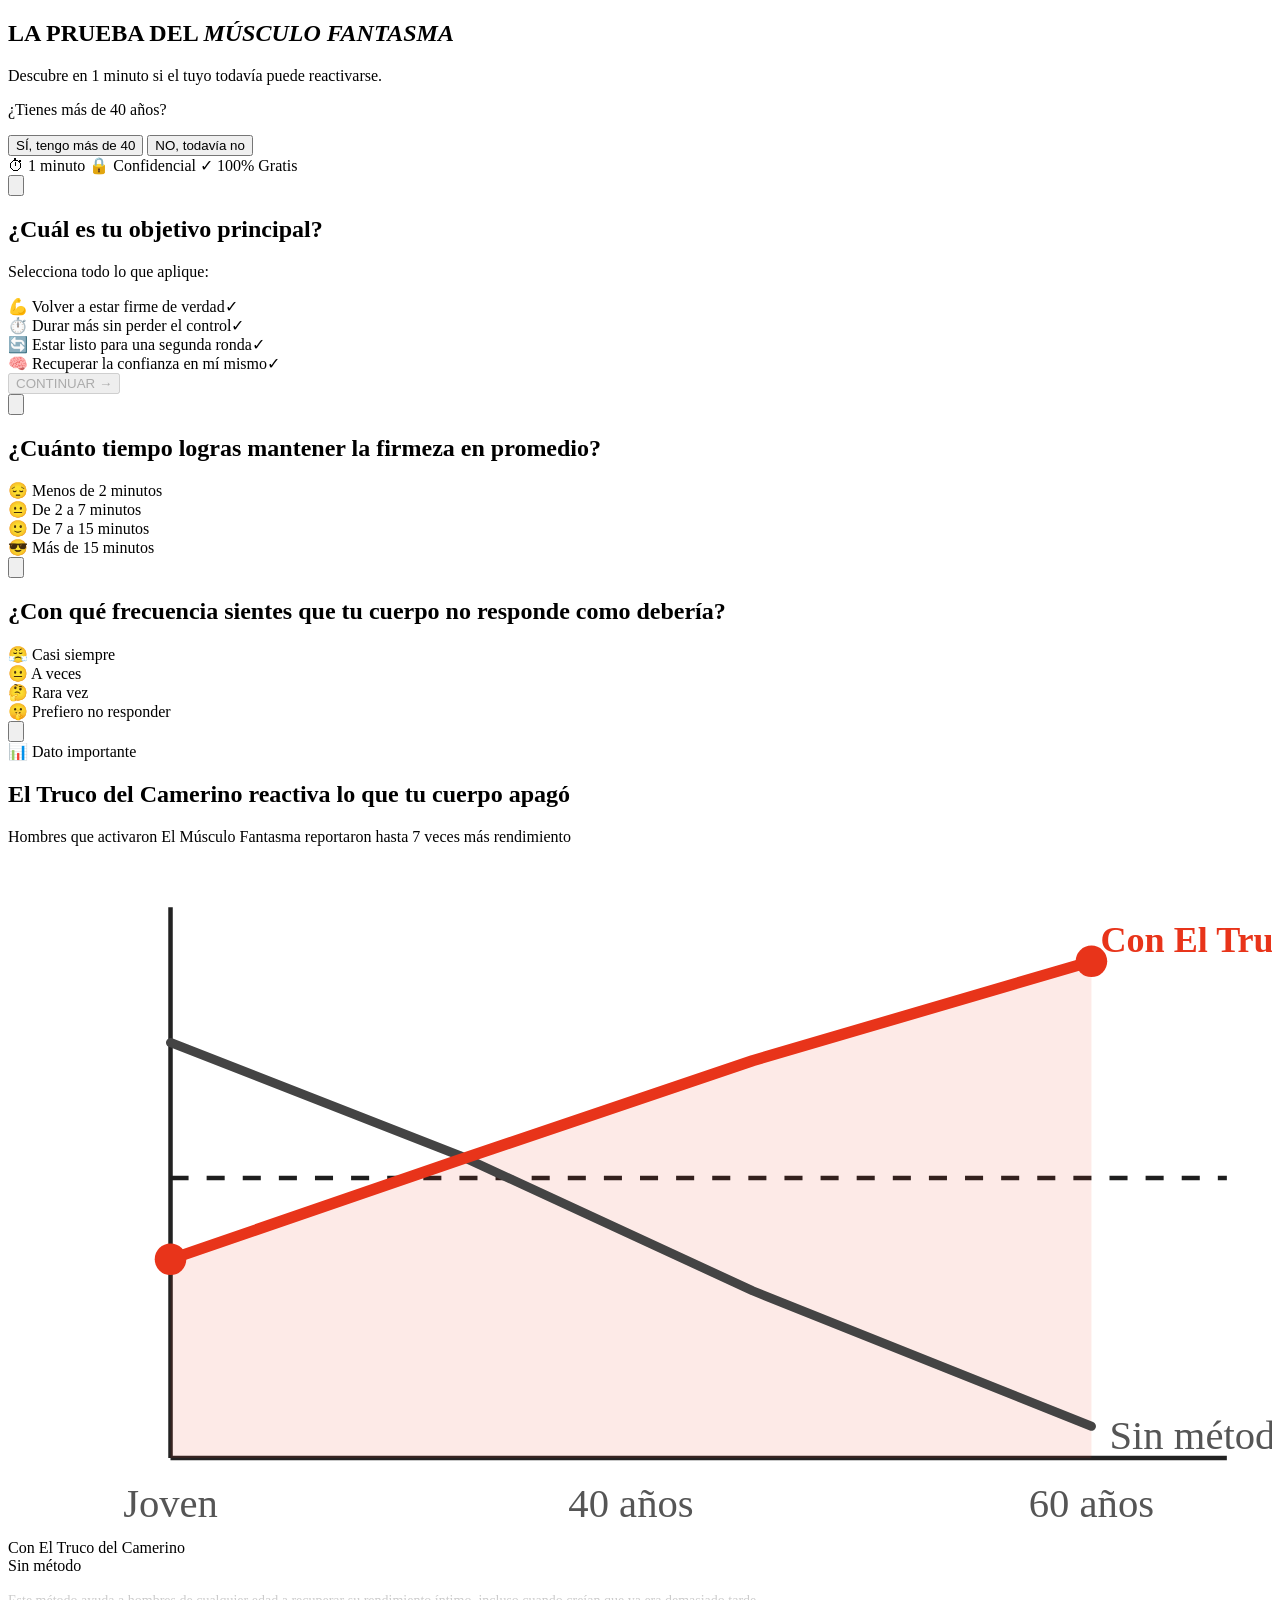
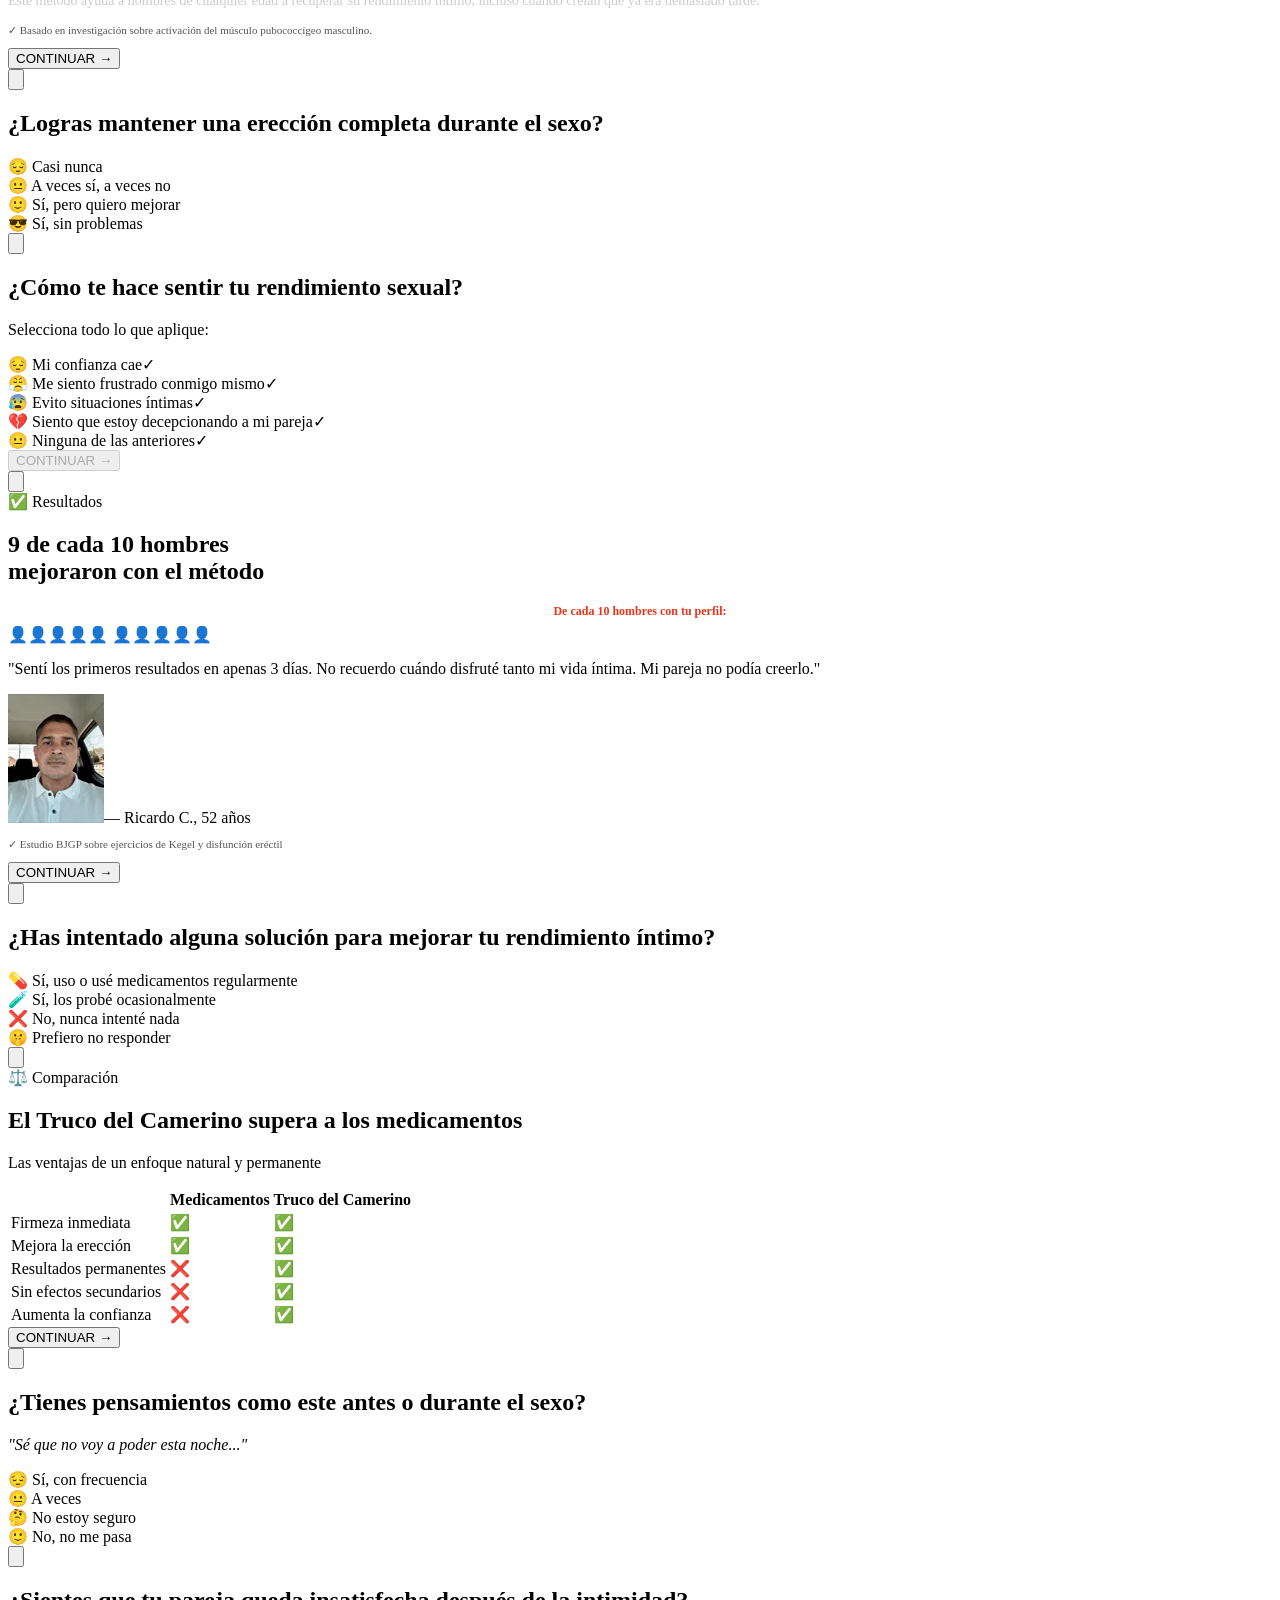
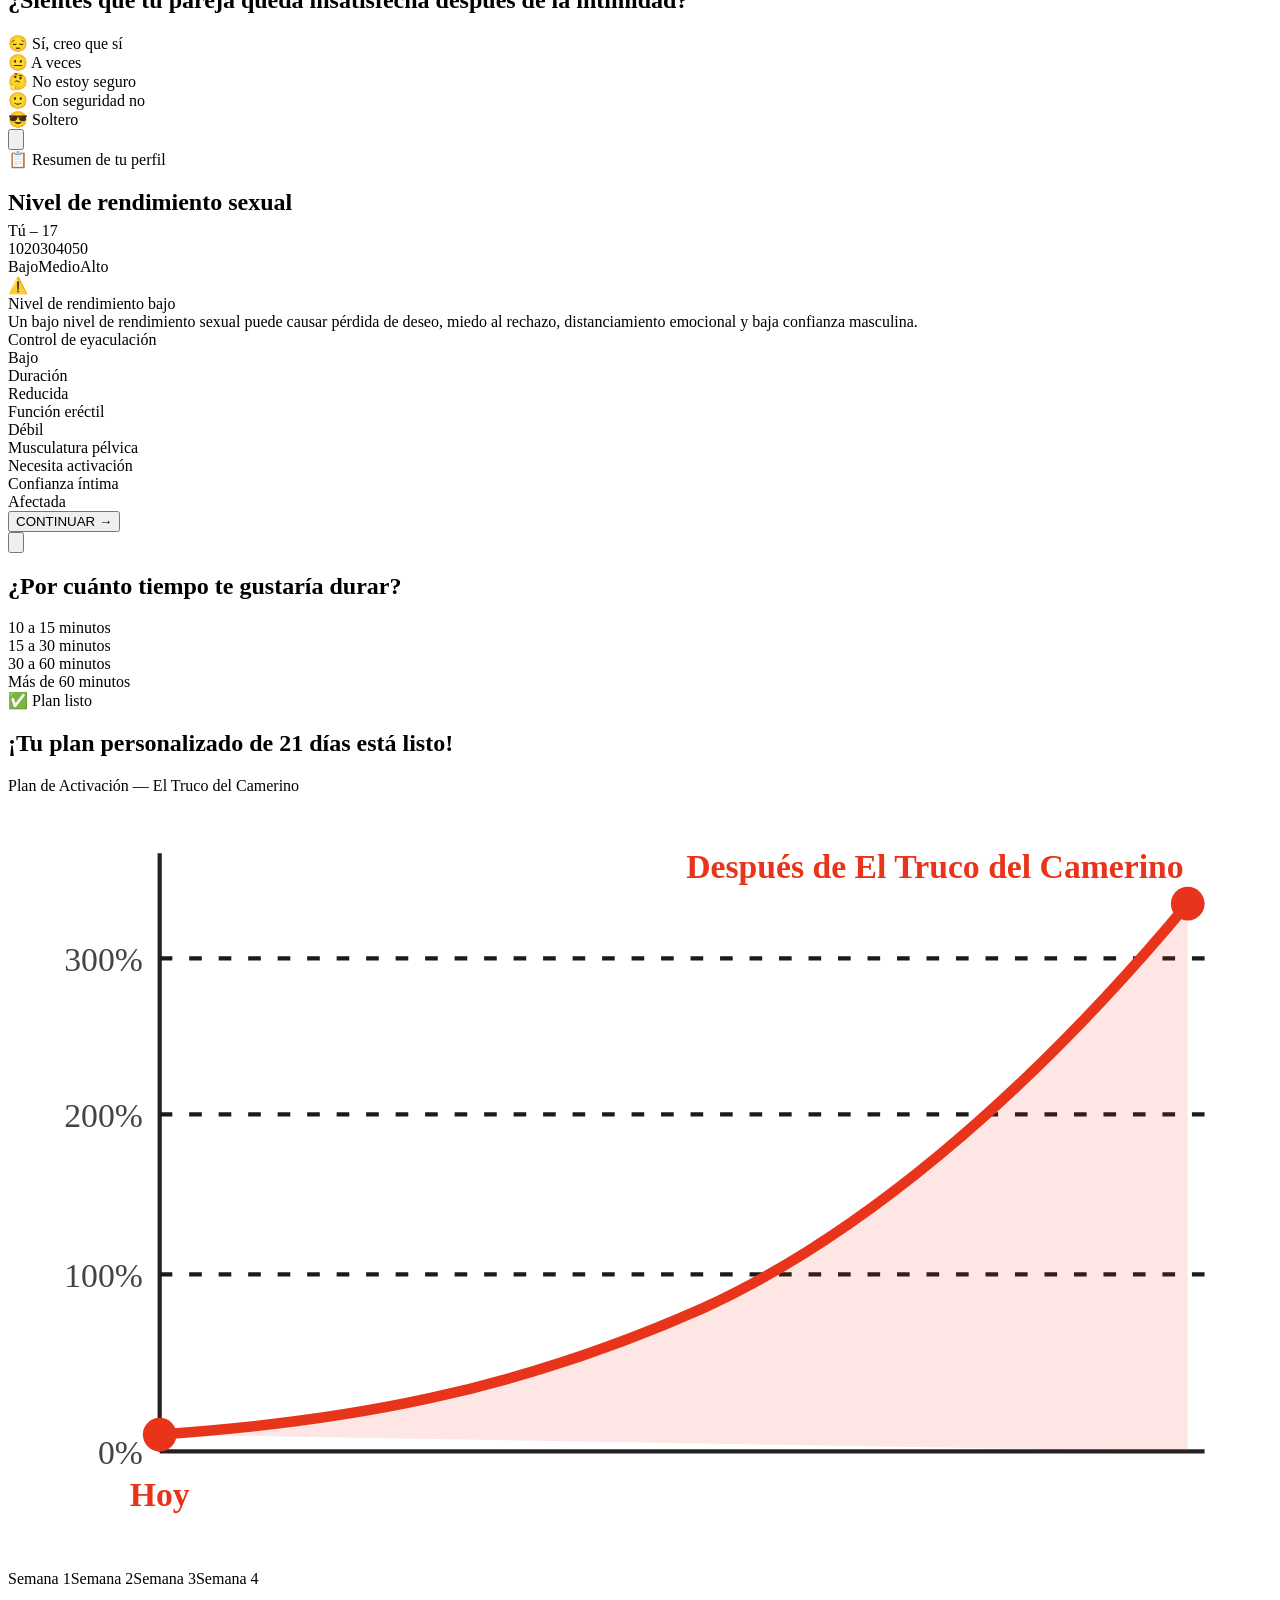
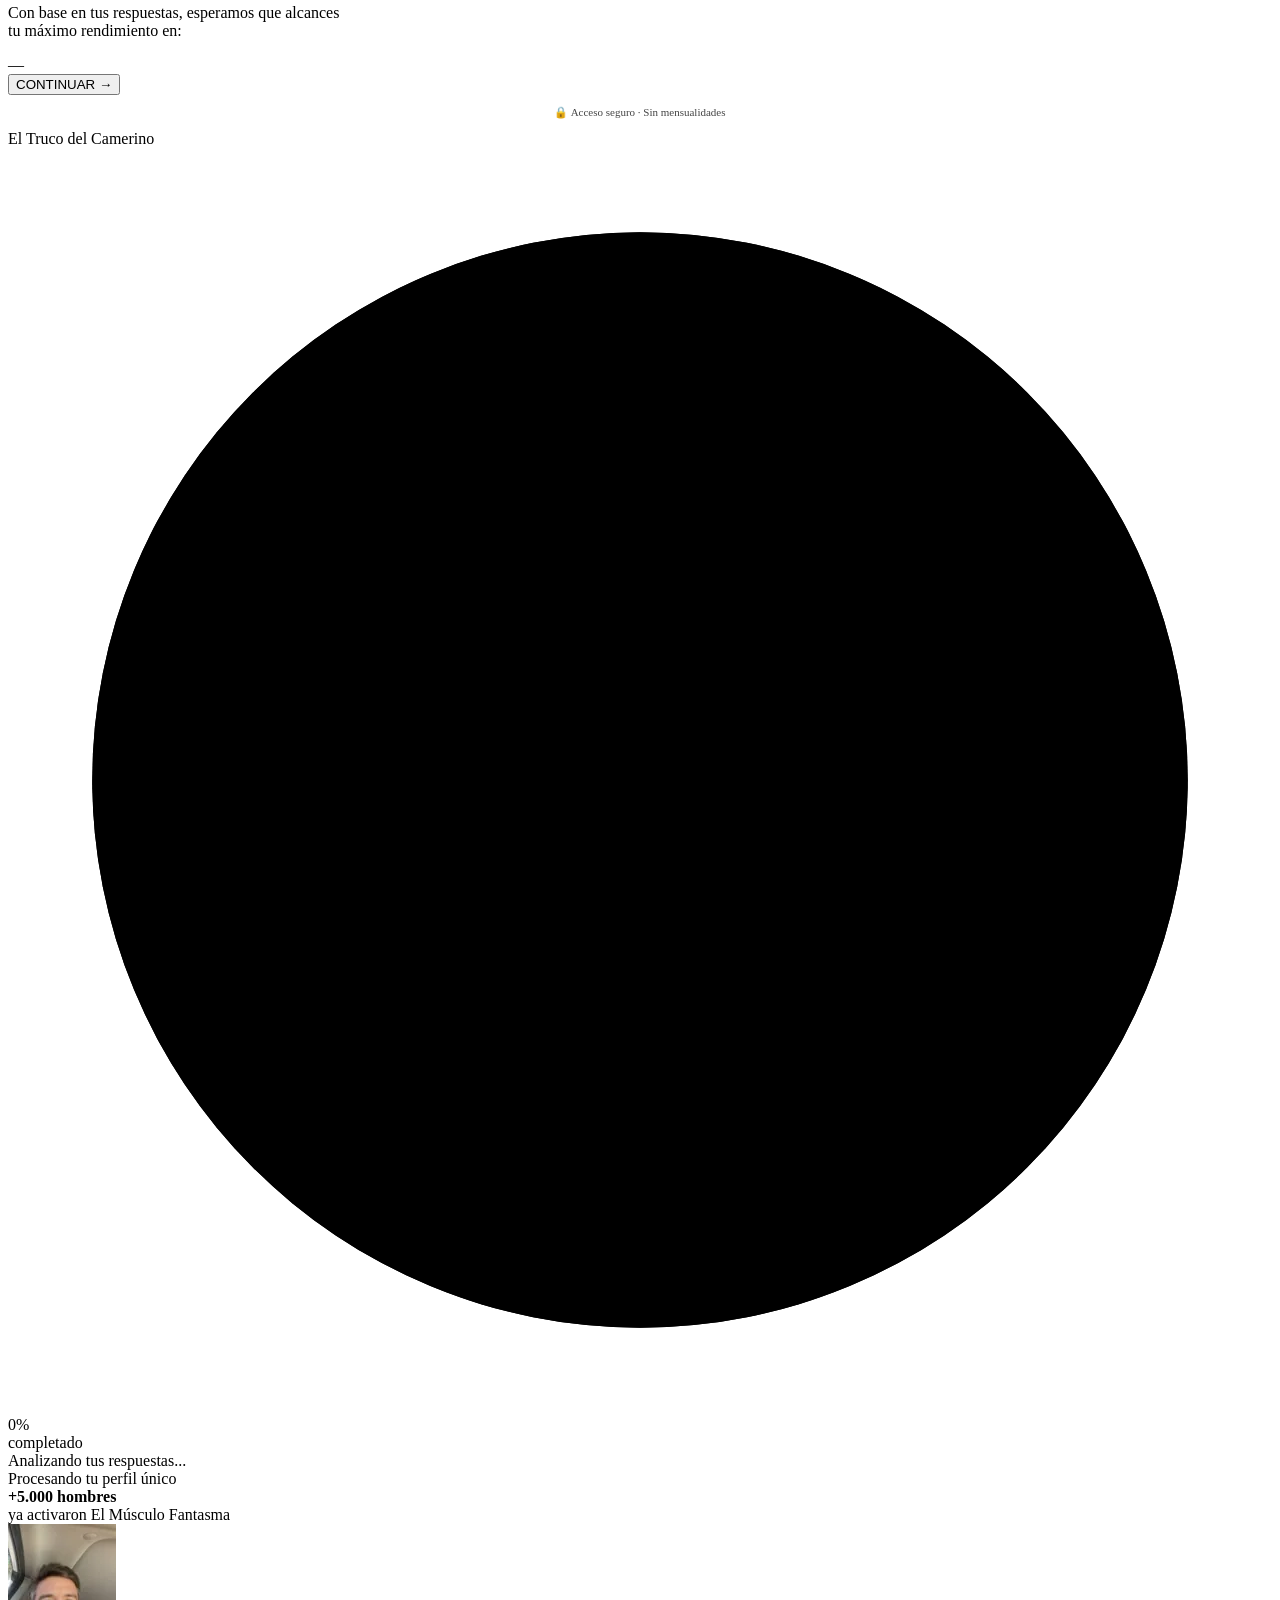
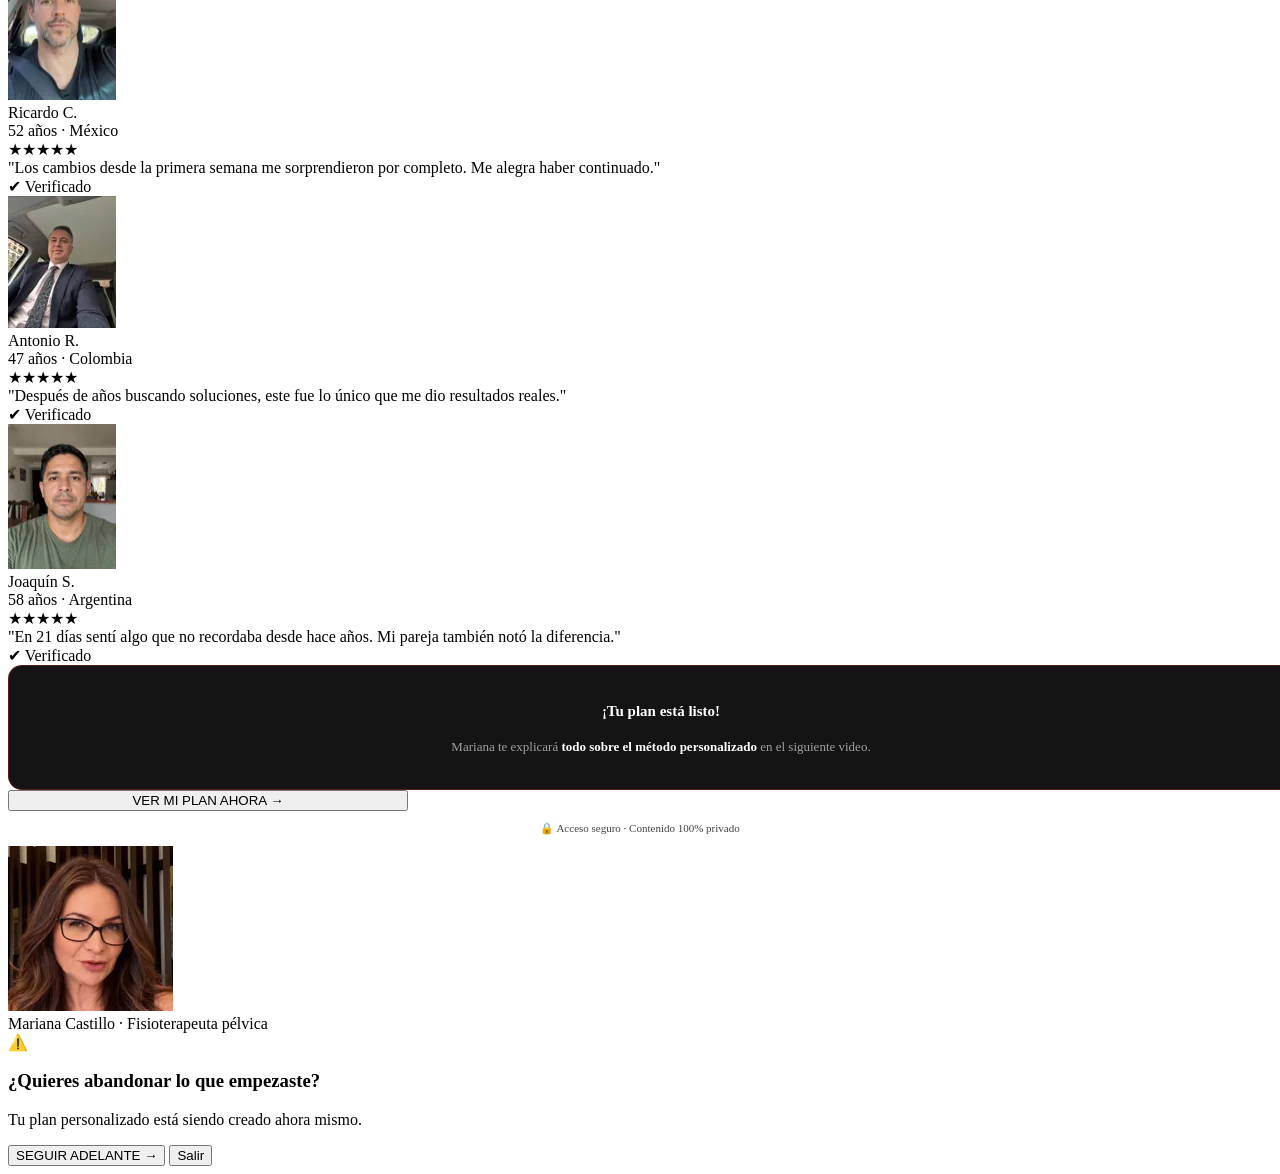
<file: index (6).html>
<!DOCTYPE html>
<html lang="es">
<head>
  

  
</head>
<body>

<!-- ════ TELA 0 — PRUEBA DEL MÚSCULO FANTASMA ════ -->
<div class="screen active" id="screen-q0">
  <div class="q0-inner">
    <h2 class="q-title">LA PRUEBA DEL <em>MÚSCULO FANTASMA</em></h2>
    <p class="q-sub" style="margin-bottom:0">Descubre en 1 minuto si el tuyo todavía puede reactivarse.</p>
    <p class="ab-question">¿Tienes más de 40 años?</p>
    <div class="ab-btns">
      <button class="btn-cta" onclick="abAnswer(this,'si')">SÍ, tengo más de 40</button>
      <button class="ab-btn-ghost" onclick="abAnswer(this,'no')">NO, todavía no</button>
    </div>
    <div class="intro-badges">
      <span class="intro-badge">⏱ 1 minuto</span>
      <span class="intro-badge">🔒 Confidencial</span>
      <span class="intro-badge">✓ 100% Gratis</span>
    </div>
  </div>
</div>

<!-- ════ TELA 0 — respuesta sí/no ════
     Alimenta q_age del quiz y viaja en utm_content (3er segmento) hacia el sck del checkout. -->
<script>
  /* 11/10: la respuesta y la variante van en utm_term, nunca en utm_content. Utmify toma el ÚLTIMO segmento del utm_content
     como id del anuncio: con '|si|v2' al final, todas las ventas caían en anuncios falsos ('si', 'no', 'v1', 'v2'). */
  var Q0_UTM_KEY = 'utm_term';      /* utm_term = posicionamiento|respuesta[|variante], llega al sck del checkout */

  function abAnswer(btn, answer) {
    var btns = btn.parentElement.querySelectorAll('button');
    btns.forEach(function (b) { b.style.pointerEvents = 'none'; });
    window.__q0Answer = answer;                                         /* 'si' | 'no' */
    quizState.answers['q_age'] = (answer === 'si') ? '46–55' : '31–45'; /* en-dash, igual a las tarjetas de edad retiradas */
    trackStep('quiz_age_selected');
    setTimeout(function () {
      goTo('screen-q1');
      btns.forEach(function (b) { b.style.pointerEvents = ''; });
    }, 300);
  }

  function abBuildFrontUrl() {
    try {
      var answer = window.__q0Answer || 'na';
      var variant = window.__quizVariant || 'v1';   /* A/B 10/10: marca de la variante, 4º segmento */
      var params = new URLSearchParams(location.search);
      var cur = params.get(Q0_UTM_KEY);
      /* nombre|id|respuesta|variante. Utmify usa split("|")[0]/[1]; el 3º y el 4º segmento se ignoran y llegan al sck. */
      params.set(Q0_UTM_KEY, (cur ? cur : 'na') + '|' + answer + '|' + variant);   /* posicionamiento|respuesta|variante */
      return '/front/?' + params.toString();
    } catch (e) {
      return '/front/' + (location.search || '');
    }
  }
</script>

<!-- ════ Q1 / 10 — OBJETIVOS (multi) ════ -->
<div class="screen qscreen" id="screen-q1">
  <div class="q-header">
    <div class="q-topbar">
      <button class="back-btn" onclick="goTo('screen-q0')"><svg viewBox="0 0 24 24" fill="none" stroke="currentColor" stroke-width="2.5" stroke-linecap="round" stroke-linejoin="round"><path d="M15 18l-6-6 6-6"/></svg></button>

    </div>
    <div class="progress-track"><div class="progress-fill" data-target="10%"></div></div>
  </div>
  <div class="q-body has-footer">
    <h2 class="q-title">¿Cuál es tu objetivo principal?</h2>
    <p class="q-sub">Selecciona todo lo que aplique:</p>
    <div class="options">
      <div class="option-card" onclick="toggleMulti(this,'q1-btn')">
        <span class="opt-label">💪 Volver a estar firme de verdad</span><span class="opt-check"><span class="opt-check-mark">✓</span></span>
      </div>
      <div class="option-card" onclick="toggleMulti(this,'q1-btn')">
        <span class="opt-label">⏱️ Durar más sin perder el control</span><span class="opt-check"><span class="opt-check-mark">✓</span></span>
      </div>
      <div class="option-card" onclick="toggleMulti(this,'q1-btn')">
        <span class="opt-label">🔄 Estar listo para una segunda ronda</span><span class="opt-check"><span class="opt-check-mark">✓</span></span>
      </div>
      <div class="option-card" onclick="toggleMulti(this,'q1-btn')">
        <span class="opt-label">🧠 Recuperar la confianza en mí mismo</span><span class="opt-check"><span class="opt-check-mark">✓</span></span>
      </div>
    </div>
  </div>
  <div class="q-footer"><button class="btn-cta" id="q1-btn" disabled onclick="goTo('screen-q2')">CONTINUAR →</button></div>
</div>

<!-- ════ Q2 / 10 — DURACIÓN ════ -->
<div class="screen qscreen" id="screen-q2">
  <div class="q-header">
    <div class="q-topbar">
      <button class="back-btn" onclick="goTo('screen-q1')"><svg viewBox="0 0 24 24" fill="none" stroke="currentColor" stroke-width="2.5" stroke-linecap="round" stroke-linejoin="round"><path d="M15 18l-6-6 6-6"/></svg></button>

    </div>
    <div class="progress-track"><div class="progress-fill" data-target="20%"></div></div>
  </div>
  <div class="q-body">
    <h2 class="q-title">¿Cuánto tiempo logras mantener la firmeza en promedio?</h2>
    <p class="q-sub"></p>
    <div class="options">
      <div class="option-card" onclick="answerWithCoach(this,'screen-q3','q2')" data-coach="Ese patrón es la señal más directa del Músculo Fantasma dormido. Es exactamente lo que este método reactiva desde el primer día.">
        <span class="opt-label">😔 Menos de 2 minutos</span><span class="opt-radio"><span class="opt-radio-dot"></span></span>
      </div>
      <div class="option-card" onclick="answerWithCoach(this,'screen-q3','q2')" data-coach="Hay espacio real para mejorar. Con el método, la mayoría duplica ese tiempo antes de terminar la semana 3.">
        <span class="opt-label">😐 De 2 a 7 minutos</span><span class="opt-radio"><span class="opt-radio-dot"></span></span>
      </div>
      <div class="option-card" onclick="answerWithCoach(this,'screen-q3','q2')" data-coach="Buen punto de partida. El método lleva ese control a otro nivel completamente.">
        <span class="opt-label">🙂 De 7 a 15 minutos</span><span class="opt-radio"><span class="opt-radio-dot"></span></span>
      </div>
      <div class="option-card" onclick="answerWithCoach(this,'screen-q3','q2')" data-coach="Excelente base. Vamos a potenciar y estabilizar todo lo que ya tienes.">
        <span class="opt-label">😎 Más de 15 minutos</span><span class="opt-radio"><span class="opt-radio-dot"></span></span>
      </div>
    </div>
  </div>
</div>

<!-- ════ Q3 / 10 — FRECUENCIA ════ -->
<div class="screen qscreen" id="screen-q3">
  <div class="q-header">
    <div class="q-topbar">
      <button class="back-btn" onclick="goTo('screen-q2')"><svg viewBox="0 0 24 24" fill="none" stroke="currentColor" stroke-width="2.5" stroke-linecap="round" stroke-linejoin="round"><path d="M15 18l-6-6 6-6"/></svg></button>

    </div>
    <div class="progress-track"><div class="progress-fill" data-target="30%"></div></div>
  </div>
  <div class="q-body">
    <h2 class="q-title">¿Con qué frecuencia sientes que tu cuerpo no responde como debería?</h2>
    <p class="q-sub"></p>
    <div class="options">
      <div class="option-card" onclick="answerSingle(this,'screen-insight1','q3')">
        <span class="opt-label">😤 Casi siempre</span><span class="opt-radio"><span class="opt-radio-dot"></span></span>
      </div>
      <div class="option-card" onclick="answerSingle(this,'screen-insight1','q3')">
        <span class="opt-label">😐 A veces</span><span class="opt-radio"><span class="opt-radio-dot"></span></span>
      </div>
      <div class="option-card" onclick="answerSingle(this,'screen-insight1','q3')">
        <span class="opt-label">🤔 Rara vez</span><span class="opt-radio"><span class="opt-radio-dot"></span></span>
      </div>
      <div class="option-card" onclick="answerSingle(this,'screen-insight1','q3')">
        <span class="opt-label">🤫 Prefiero no responder</span><span class="opt-radio"><span class="opt-radio-dot"></span></span>
      </div>
    </div>
  </div>
</div>

<!-- ════ INSIGHT 1 — GRÁFICO ════ -->
<div class="screen qscreen insight-bg" id="screen-insight1">
  <div class="q-header" style="background:transparent">
    <div class="q-topbar">
      <button class="back-btn" onclick="goTo('screen-q3')"><svg viewBox="0 0 24 24" fill="none" stroke="currentColor" stroke-width="2.5" stroke-linecap="round" stroke-linejoin="round"><path d="M15 18l-6-6 6-6"/></svg></button>

    </div>
    <div class="progress-track"><div class="progress-fill" data-target="30%"></div></div>
  </div>
  <div class="q-body has-footer">
    <div class="insight-tag">📊 Dato importante</div>
    <h2 class="q-title">El Truco del Camerino reactiva lo que tu cuerpo apagó</h2>
    <p class="q-sub">Hombres que activaron El Músculo Fantasma reportaron hasta 7 veces más rendimiento</p>
    <div class="graph-bg">
      <svg viewBox="0 0 280 150" xmlns="http://www.w3.org/2000/svg" style="width:100%;display:block">
        <line x1="36" y1="10" x2="36" y2="132" stroke="#222" stroke-width="1"/>
        <line x1="36" y1="132" x2="270" y2="132" stroke="#222" stroke-width="1"/>
        <line x1="36" y1="70" x2="270" y2="70" stroke="#1e1e1e" stroke-width="1" stroke-dasharray="4,4"/>
        <polygon points="36,88 100,66 165,44 240,22 240,132 36,132" fill="#E8341A" fill-opacity="0.10"/>
        <polyline points="36,40 100,65 165,95 240,125" stroke="#444" stroke-width="2" fill="none" stroke-linecap="round" stroke-linejoin="round"/>
        <polyline points="36,88 100,66 165,44 240,22" stroke="#E8341A" stroke-width="2.5" fill="none" stroke-linecap="round" stroke-linejoin="round"/>
        <circle cx="36" cy="88" r="3.5" fill="#E8341A"/>
        <circle cx="240" cy="22" r="3.5" fill="#E8341A"/>
        <text x="36" y="145" font-size="9" fill="#555" text-anchor="middle">Joven</text>
        <text x="138" y="145" font-size="9" fill="#555" text-anchor="middle">40 años</text>
        <text x="240" y="145" font-size="9" fill="#555" text-anchor="middle">60 años</text>
        <text x="242" y="20" font-size="8" fill="#E8341A" font-weight="bold">Con El Truco del Camerino</text>
        <text x="244" y="130" font-size="9" fill="#555">Sin método</text>
      </svg>
      <div class="graph-legend">
        <div class="graph-legend-item"><div class="leg-line" style="background:#E8341A"></div>Con El Truco del Camerino</div>
        <div class="graph-legend-item"><div class="leg-line" style="background:#444"></div>Sin método</div>
      </div>
    </div>
    <div class="insight-card">
      <p style="font-size:14px;color:#ccc;line-height:1.7;margin-bottom:8px">Este método ayuda a hombres de cualquier edad a recuperar su rendimiento íntimo, incluso cuando creían que ya era demasiado tarde.</p>
      <p style="font-size:11px;color:#555">✓ Basado en investigación sobre activación del músculo pubococcígeo masculino.</p>
    </div>
  </div>
  <div class="q-footer"><button class="btn-cta" onclick="goTo('screen-q4')">CONTINUAR →</button></div>
</div>

<!-- ════ Q4 / 10 — ERECCIÓN ════ -->
<div class="screen qscreen" id="screen-q4">
  <div class="q-header">
    <div class="q-topbar">
      <button class="back-btn" onclick="goTo('screen-insight1')"><svg viewBox="0 0 24 24" fill="none" stroke="currentColor" stroke-width="2.5" stroke-linecap="round" stroke-linejoin="round"><path d="M15 18l-6-6 6-6"/></svg></button>

    </div>
    <div class="progress-track"><div class="progress-fill" data-target="40%"></div></div>
  </div>
  <div class="q-body">
    <h2 class="q-title">¿Logras mantener una erección completa durante el sexo?</h2>
    <p class="q-sub"></p>
    <div class="options">
      <div class="option-card" onclick="answerWithCoach(this,'screen-q5','q4')" data-coach="Es la señal más clara del Músculo Fantasma dormido. El método activa exactamente ese punto desde la primera semana.">
        <span class="opt-label">😔 Casi nunca</span><span class="opt-radio"><span class="opt-radio-dot"></span></span>
      </div>
      <div class="option-card" onclick="answerWithCoach(this,'screen-q5','q4')" data-coach="La inconsistencia es típica en esta fase. Vamos a estabilizar y fortalecer esa respuesta.">
        <span class="opt-label">😐 A veces sí, a veces no</span><span class="opt-radio"><span class="opt-radio-dot"></span></span>
      </div>
      <div class="option-card" onclick="answerWithCoach(this,'screen-q5','q4')" data-coach="Buen punto de partida. El método lleva esa base a otro nivel de control y duración.">
        <span class="opt-label">🙂 Sí, pero quiero mejorar</span><span class="opt-radio"><span class="opt-radio-dot"></span></span>
      </div>
      <div class="option-card" onclick="answerWithCoach(this,'screen-q5','q4')" data-coach="Excelente. Vamos a potenciar y blindar lo que ya tienes.">
        <span class="opt-label">😎 Sí, sin problemas</span><span class="opt-radio"><span class="opt-radio-dot"></span></span>
      </div>
    </div>
  </div>
</div>

<!-- ════ Q5 / 10 — IMPACTO EMOCIONAL (multi) ════ -->
<div class="screen qscreen" id="screen-q5">
  <div class="q-header">
    <div class="q-topbar">
      <button class="back-btn" onclick="goTo('screen-q4')"><svg viewBox="0 0 24 24" fill="none" stroke="currentColor" stroke-width="2.5" stroke-linecap="round" stroke-linejoin="round"><path d="M15 18l-6-6 6-6"/></svg></button>

    </div>
    <div class="progress-track"><div class="progress-fill" data-target="50%"></div></div>
  </div>
  <div class="q-body has-footer">
    <h2 class="q-title">¿Cómo te hace sentir tu rendimiento sexual?</h2>
    <p class="q-sub">Selecciona todo lo que aplique:</p>
    <div class="options">
      <div class="option-card" onclick="toggleMulti(this,'q5-btn')"><span class="opt-label">😔 Mi confianza cae</span><span class="opt-check"><span class="opt-check-mark">✓</span></span></div>
      <div class="option-card" onclick="toggleMulti(this,'q5-btn')"><span class="opt-label">😤 Me siento frustrado conmigo mismo</span><span class="opt-check"><span class="opt-check-mark">✓</span></span></div>
      <div class="option-card" onclick="toggleMulti(this,'q5-btn')"><span class="opt-label">😰 Evito situaciones íntimas</span><span class="opt-check"><span class="opt-check-mark">✓</span></span></div>
      <div class="option-card" onclick="toggleMulti(this,'q5-btn')"><span class="opt-label">💔 Siento que estoy decepcionando a mi pareja</span><span class="opt-check"><span class="opt-check-mark">✓</span></span></div>
      <div class="option-card" onclick="toggleMulti(this,'q5-btn')"><span class="opt-label">😐 Ninguna de las anteriores</span><span class="opt-check"><span class="opt-check-mark">✓</span></span></div>
    </div>
  </div>
  <div class="q-footer"><button class="btn-cta" id="q5-btn" disabled onclick="goTo('screen-insight2')">CONTINUAR →</button></div>
</div>

<!-- ════ INSIGHT 2 — 9/10 + DEPOIMENTO ════ -->
<div class="screen qscreen insight-bg" id="screen-insight2">
  <div class="q-header" style="background:transparent">
    <div class="q-topbar">
      <button class="back-btn" onclick="goTo('screen-q5')"><svg viewBox="0 0 24 24" fill="none" stroke="currentColor" stroke-width="2.5" stroke-linecap="round" stroke-linejoin="round"><path d="M15 18l-6-6 6-6"/></svg></button>

    </div>
    <div class="progress-track"><div class="progress-fill" data-target="50%"></div></div>
  </div>
  <div class="q-body has-footer">
    <div class="insight-tag">✅ Resultados</div>
    <h2 class="q-title">9 de cada 10 hombres<br>mejoraron con el método</h2>
    <p style="font-size:12px;font-weight:800;color:#E8341A;margin-bottom:6px;text-align:center">De cada 10 hombres con tu perfil:</p>
    <div class="sil-grid">
      <span class="sil sil-on">👤</span><span class="sil sil-on">👤</span><span class="sil sil-on">👤</span><span class="sil sil-on">👤</span><span class="sil sil-on">👤</span>
      <span class="sil sil-on">👤</span><span class="sil sil-on">👤</span><span class="sil sil-on">👤</span><span class="sil sil-on">👤</span><span class="sil sil-off">👤</span>
    </div>
    <div class="testi-quote-card">
      <p class="testi-quote-text">"Sentí los primeros resultados en apenas 3 días. No recuerdo cuándo disfruté tanto mi vida íntima. Mi pareja no podía creerlo."</p>
      <div class="testi-quote-author"><img class="testi-quote-avatar" src="ricardo.webp" alt="Ricardo C.">— Ricardo C., 52 años</div>
    </div>
    <p style="font-size:11px;color:#555">✓ Estudio BJGP sobre ejercicios de Kegel y disfunción eréctil</p>
  </div>
  <div class="q-footer"><button class="btn-cta" onclick="goTo('screen-q6')">CONTINUAR →</button></div>
</div>

<!-- ════ Q6 / 10 — SOLUCIONES ════ -->
<div class="screen qscreen" id="screen-q6">
  <div class="q-header">
    <div class="q-topbar">
      <button class="back-btn" onclick="goTo('screen-insight2')"><svg viewBox="0 0 24 24" fill="none" stroke="currentColor" stroke-width="2.5" stroke-linecap="round" stroke-linejoin="round"><path d="M15 18l-6-6 6-6"/></svg></button>

    </div>
    <div class="progress-track"><div class="progress-fill" data-target="60%"></div></div>
  </div>
  <div class="q-body">
    <h2 class="q-title">¿Has intentado alguna solución para mejorar tu rendimiento íntimo?</h2>
    <p class="q-sub"></p>
    <div class="options">
      <div class="option-card" onclick="answerWithCoach(this,'screen-insight3','q6')" data-coach="La pastilla empuja la sangre, pero no la sostiene. El Truco del Camerino activa el músculo que sí la sostiene — desde adentro.">
        <span class="opt-label">💊 Sí, uso o usé medicamentos regularmente</span><span class="opt-radio"><span class="opt-radio-dot"></span></span>
      </div>
      <div class="option-card" onclick="answerWithCoach(this,'screen-insight3','q6')" data-coach="Probar opciones tiene sentido. Este método va mucho más profundo que cualquier pastilla.">
        <span class="opt-label">🧪 Sí, los probé ocasionalmente</span><span class="opt-radio"><span class="opt-radio-dot"></span></span>
      </div>
      <div class="option-card" onclick="answerWithCoach(this,'screen-insight3','q6')" data-coach="Eso me dice que buscas una solución real y permanente desde el principio. Este método es exactamente para ti.">
        <span class="opt-label">❌ No, nunca intenté nada</span><span class="opt-radio"><span class="opt-radio-dot"></span></span>
      </div>
      <div class="option-card" onclick="answerWithCoach(this,'screen-insight3','q6')" data-coach="Lo entiendo. Tu privacidad es absoluta aquí.">
        <span class="opt-label">🤫 Prefiero no responder</span><span class="opt-radio"><span class="opt-radio-dot"></span></span>
      </div>
    </div>
  </div>
</div>

<!-- ════ INSIGHT 3 — TABELA ════ -->
<div class="screen qscreen insight-bg" id="screen-insight3">
  <div class="q-header" style="background:transparent">
    <div class="q-topbar">
      <button class="back-btn" onclick="goTo('screen-q6')"><svg viewBox="0 0 24 24" fill="none" stroke="currentColor" stroke-width="2.5" stroke-linecap="round" stroke-linejoin="round"><path d="M15 18l-6-6 6-6"/></svg></button>

    </div>
    <div class="progress-track"><div class="progress-fill" data-target="60%"></div></div>
  </div>
  <div class="q-body has-footer">
    <div class="insight-tag">⚖️ Comparación</div>
    <h2 class="q-title">El Truco del Camerino supera a los medicamentos</h2>
    <p class="q-sub">Las ventajas de un enfoque natural y permanente</p>
    <div class="insight-card">
      <table class="cmp-table">
        <thead><tr><th></th><th>Medicamentos</th><th class="th-red">Truco del Camerino</th></tr></thead>
        <tbody>
          <tr><td>Firmeza inmediata</td><td><span class="ico-yes">✅</span></td><td><span class="ico-yes">✅</span></td></tr>
          <tr><td>Mejora la erección</td><td><span class="ico-yes">✅</span></td><td><span class="ico-yes">✅</span></td></tr>
          <tr><td>Resultados permanentes</td><td><span class="ico-no">❌</span></td><td><span class="ico-yes">✅</span></td></tr>
          <tr><td>Sin efectos secundarios</td><td><span class="ico-no">❌</span></td><td><span class="ico-yes">✅</span></td></tr>
          <tr><td>Aumenta la confianza</td><td><span class="ico-no">❌</span></td><td><span class="ico-yes">✅</span></td></tr>
        </tbody>
      </table>
    </div>
  </div>
  <div class="q-footer"><button class="btn-cta" onclick="goTo('screen-q7')">CONTINUAR →</button></div>
</div>

<!-- ════ Q7 / 10 — PENSAMIENTO AUTOCRÍTICO ════ -->
<div class="screen qscreen" id="screen-q7">
  <div class="q-header">
    <div class="q-topbar">
      <button class="back-btn" onclick="goTo('screen-insight3')"><svg viewBox="0 0 24 24" fill="none" stroke="currentColor" stroke-width="2.5" stroke-linecap="round" stroke-linejoin="round"><path d="M15 18l-6-6 6-6"/></svg></button>

    </div>
    <div class="progress-track"><div class="progress-fill" data-target="70%"></div></div>
  </div>
  <div class="q-body">
    <h2 class="q-title">¿Tienes pensamientos como este antes o durante el sexo?</h2>
    <p class="q-sub"><em>"Sé que no voy a poder esta noche..."</em></p>
    <div class="options">
      <div class="option-card" onclick="answerSingle(this,'screen-q8','q7')">
        <span class="opt-label">😔 Sí, con frecuencia</span><span class="opt-radio"><span class="opt-radio-dot"></span></span>
      </div>
      <div class="option-card" onclick="answerSingle(this,'screen-q8','q7')">
        <span class="opt-label">😐 A veces</span><span class="opt-radio"><span class="opt-radio-dot"></span></span>
      </div>
      <div class="option-card" onclick="answerSingle(this,'screen-q8','q7')">
        <span class="opt-label">🤔 No estoy seguro</span><span class="opt-radio"><span class="opt-radio-dot"></span></span>
      </div>
      <div class="option-card" onclick="answerSingle(this,'screen-q8','q7')">
        <span class="opt-label">🙂 No, no me pasa</span><span class="opt-radio"><span class="opt-radio-dot"></span></span>
      </div>
    </div>
  </div>
</div>

<!-- ════ Q8 / 10 — PARCEIRA ════ -->
<div class="screen qscreen" id="screen-q8">
  <div class="q-header">
    <div class="q-topbar">
      <button class="back-btn" onclick="goTo('screen-q7')"><svg viewBox="0 0 24 24" fill="none" stroke="currentColor" stroke-width="2.5" stroke-linecap="round" stroke-linejoin="round"><path d="M15 18l-6-6 6-6"/></svg></button>

    </div>
    <div class="progress-track"><div class="progress-fill" data-target="80%"></div></div>
  </div>
  <div class="q-body">
    <h2 class="q-title">¿Sientes que tu pareja queda insatisfecha después de la intimidad?</h2>
    <p class="q-sub"></p>
    <div class="options">
      <div class="option-card" onclick="answerWithCoach(this,'screen-q9','q8')" data-coach="Te lo digo como mujer: ella lo nota, aunque no te lo diga. Vamos a cambiar eso juntos en 21 días.">
        <span class="opt-label">😔 Sí, creo que sí</span><span class="opt-radio"><span class="opt-radio-dot"></span></span>
      </div>
      <div class="option-card" onclick="answerWithCoach(this,'screen-q9','q8')" data-coach="Como mujer te digo: esa duda pesa en los dos. El método te devuelve la seguridad que necesitas.">
        <span class="opt-label">😐 A veces</span><span class="opt-radio"><span class="opt-radio-dot"></span></span>
      </div>
      <div class="option-card" onclick="answerWithCoach(this,'screen-q9','q8')" data-coach="No saber es incómodo. Con el plan, esa duda desaparece y la confianza regresa.">
        <span class="opt-label">🤔 No estoy seguro</span><span class="opt-radio"><span class="opt-radio-dot"></span></span>
      </div>
      <div class="option-card" onclick="answerWithCoach(this,'screen-q9','q8')" data-coach="Eso dice mucho de ti. Vamos a llevar eso al siguiente nivel.">
        <span class="opt-label">🙂 Con seguridad no</span><span class="opt-radio"><span class="opt-radio-dot"></span></span>
      </div>
      <div class="option-card" onclick="answerWithCoach(this,'screen-q9','q8')" data-coach="Perfecto. Este método también te prepara para cuando llegue el momento. Vas a estar listo.">
        <span class="opt-label">😎 Soltero</span><span class="opt-radio"><span class="opt-radio-dot"></span></span>
      </div>
    </div>
  </div>
</div>

<!-- ════ Q9 / 10 — DIAGNÓSTICO ════ -->
<div class="screen qscreen insight-bg" id="screen-q9">
  <div class="q-header" style="background:transparent">
    <div class="q-topbar">
      <button class="back-btn" onclick="goTo('screen-q8')"><svg viewBox="0 0 24 24" fill="none" stroke="currentColor" stroke-width="2.5" stroke-linecap="round" stroke-linejoin="round"><path d="M15 18l-6-6 6-6"/></svg></button>

    </div>
    <div class="progress-track"><div class="progress-fill" data-target="90%"></div></div>
  </div>
  <div class="q-body has-footer">
    <div class="insight-tag">📋 Resumen de tu perfil</div>
    <h2 class="q-title" style="margin-bottom:6px">Nivel de rendimiento sexual</h2>
    <div class="diag-slider-wrap">
      <div class="diag-slider-track">
        <div class="diag-slider-thumb" id="diag-thumb">
          <div class="diag-thumb-label" id="diag-label">Tú – 17</div>
        </div>
      </div>
      <div class="diag-ticks"><span>10</span><span>20</span><span>30</span><span>40</span><span>50</span></div>
      <div class="diag-labels"><span class="lbl-low">Bajo</span><span>Medio</span><span>Alto</span></div>
    </div>
    <div class="diag-alert">
      <div class="diag-alert-icon">⚠️</div>
      <div>
        <div class="diag-alert-title">Nivel de rendimiento bajo</div>
        <div class="diag-alert-text">Un bajo nivel de rendimiento sexual puede causar pérdida de deseo, miedo al rechazo, distanciamiento emocional y baja confianza masculina.</div>
      </div>
    </div>
    <div class="diag-list">
      <div class="diag-item"><div class="diag-item-left"><div class="diag-dot dd-red"></div>Control de eyaculación</div><div class="diag-status ds-red">Bajo</div></div>
      <div class="diag-item"><div class="diag-item-left"><div class="diag-dot dd-red"></div>Duración</div><div class="diag-status ds-red">Reducida</div></div>
      <div class="diag-item"><div class="diag-item-left"><div class="diag-dot dd-red"></div>Función eréctil</div><div class="diag-status ds-red">Débil</div></div>
      <div class="diag-item"><div class="diag-item-left"><div class="diag-dot dd-orange"></div>Musculatura pélvica</div><div class="diag-status ds-orange">Necesita activación</div></div>
      <div class="diag-item"><div class="diag-item-left"><div class="diag-dot dd-red"></div>Confianza íntima</div><div class="diag-status ds-red">Afectada</div></div>
    </div>
  </div>
  <div class="q-footer"><button class="btn-cta" onclick="goTo('screen-q10')">CONTINUAR →</button></div>
</div>

<!-- ════ Q10 / 10 — META ════ -->
<div class="screen qscreen" id="screen-q10">
  <div class="q-header">
    <div class="q-topbar">
      <button class="back-btn" onclick="goTo('screen-q9')"><svg viewBox="0 0 24 24" fill="none" stroke="currentColor" stroke-width="2.5" stroke-linecap="round" stroke-linejoin="round"><path d="M15 18l-6-6 6-6"/></svg></button>

    </div>
    <div class="progress-track"><div class="progress-fill" data-target="100%"></div></div>
  </div>
  <div class="q-body">
    <h2 class="q-title">¿Por cuánto tiempo te gustaría durar?</h2>
    <p class="q-sub"></p>
    <div class="options">
      <div class="option-card" onclick="answerWithCoach(this,'screen-projection','q10')" data-coach="Meta alcanzable. La mayoría de hombres la logra en la primera semana del plan.">
        <span class="opt-label">10 a 15 minutos</span><span class="opt-radio"><span class="opt-radio-dot"></span></span>
      </div>
      <div class="option-card" onclick="answerWithCoach(this,'screen-projection','q10')" data-coach="Totalmente posible. Es el resultado más reportado al terminar la semana 2.">
        <span class="opt-label">15 a 30 minutos</span><span class="opt-radio"><span class="opt-radio-dot"></span></span>
      </div>
      <div class="option-card" onclick="answerWithCoach(this,'screen-projection','q10')" data-coach="Ambicioso — y muy posible. El método activa exactamente el control que necesitas para eso.">
        <span class="opt-label">30 a 60 minutos</span><span class="opt-radio"><span class="opt-radio-dot"></span></span>
      </div>
      <div class="option-card" onclick="answerWithCoach(this,'screen-projection','q10')" data-coach="Me gusta esa determinación. El Músculo Fantasma, una vez activado, no tiene límite.">
        <span class="opt-label">Más de 60 minutos</span><span class="opt-radio"><span class="opt-radio-dot"></span></span>
      </div>
    </div>
  </div>
</div>

<!-- ════ PROJECTION ════ -->
<div class="screen" id="screen-projection">
  <div class="proj-inner">
    <div class="proj-ready-tag">✅ Plan listo</div>
    <h2 class="proj-title">¡Tu plan personalizado de 21 días está listo!</h2>
    <p class="proj-subtitle">Plan de Activación — El Truco del Camerino</p>
    <div class="proj-graph-card">
      <svg viewBox="0 0 300 180" xmlns="http://www.w3.org/2000/svg" style="width:100%;display:block">
        <line x1="36" y1="10" x2="36" y2="152" stroke="#222" stroke-width="1"/>
        <line x1="36" y1="152" x2="284" y2="152" stroke="#222" stroke-width="1"/>
        <line x1="36" y1="110" x2="284" y2="110" stroke="#1a1a1a" stroke-width="1" stroke-dasharray="3,4"/>
        <line x1="36" y1="72" x2="284" y2="72" stroke="#1a1a1a" stroke-width="1" stroke-dasharray="3,4"/>
        <line x1="36" y1="35" x2="284" y2="35" stroke="#1a1a1a" stroke-width="1" stroke-dasharray="3,4"/>
        <text x="32" y="155" font-size="8" fill="#444" text-anchor="end">0%</text>
        <text x="32" y="113" font-size="8" fill="#444" text-anchor="end">100%</text>
        <text x="32" y="75" font-size="8" fill="#444" text-anchor="end">200%</text>
        <text x="32" y="38" font-size="8" fill="#444" text-anchor="end">300%</text>
        <path d="M36,148 C80,145 120,138 165,118 C200,102 240,70 280,22 L280,152 Z" fill="#E8341A" fill-opacity="0.12"/>
        <path d="M36,148 C80,145 120,138 165,118 C200,102 240,70 280,22" stroke="#E8341A" stroke-width="2.5" fill="none" stroke-linecap="round"/>
        <circle cx="36" cy="148" r="4" fill="#E8341A"/>
        <circle cx="280" cy="22" r="4" fill="#E8341A"/>
        <text x="36" y="165" font-size="8" fill="#E8341A" text-anchor="middle" font-weight="bold">Hoy</text>
        <text x="220" y="16" font-size="8" fill="#E8341A" font-weight="bold" text-anchor="middle">Después de El Truco del Camerino</text>
      </svg>
      <div class="proj-week-labels"><span>Semana 1</span><span>Semana 2</span><span>Semana 3</span><span>Semana 4</span></div>
    </div>
    <div>
      <p class="proj-date-pre">Con base en tus respuestas, esperamos que alcances<br>tu máximo rendimiento en:</p>
      <div class="proj-date" id="proj-date">—</div>
    </div>
    <button class="btn-cta" onclick="goTo('screen-loading')">CONTINUAR →</button>
    <p style="font-size:11px;color:#444;text-align:center">🔒 Acceso seguro · Sin mensualidades</p>
  </div>
</div>

<!-- ════ LOADING ════ -->
<div class="screen" id="screen-loading">
  <div class="loading-brand">El Truco del Camerino<div class="loading-brand-bar"></div></div>
  <div class="loading-ring-wrap">
    <svg class="loading-ring-svg" viewBox="0 0 120 120">
      <circle class="loading-ring-bg" cx="60" cy="60" r="52"/>
      <circle class="loading-ring-fill" id="loading-ring" cx="60" cy="60" r="52"/>
    </svg>
    <div class="loading-ring-center">
      <div class="loading-ring-pct" id="loading-pct">0%</div>
      <div class="loading-ring-lbl">completado</div>
    </div>
  </div>
  <div class="loading-msg-wrap">
    <div class="loading-msg-main" id="loading-msg-main">Analizando tus respuestas...</div>
    <div class="loading-msg-sub" id="loading-msg-sub">Procesando tu perfil único</div>
  </div>
  <div class="loading-social"><strong>+5.000 hombres</strong><br>ya activaron El Músculo Fantasma</div>
  <div class="loading-testimonials">
    <div class="loading-testimonials-inner">
      <div class="testi-card">
        <div class="testi-head"><div class="testi-avatar"><img src="testi-ricardo.webp" alt="Ricardo C."></div><div><div class="testi-info-name">Ricardo C.</div><div class="testi-info-meta">52 años · México</div></div></div>
        <div class="testi-stars">★★★★★</div>
        <div class="testi-text">"Los cambios desde la primera semana me sorprendieron por completo. Me alegra haber continuado."</div>
        <div class="testi-verified">✔ Verificado</div>
      </div>
      <div class="testi-card">
        <div class="testi-head"><div class="testi-avatar"><img src="testi-antonio.webp" alt="Antonio R."></div><div><div class="testi-info-name">Antonio R.</div><div class="testi-info-meta">47 años · Colombia</div></div></div>
        <div class="testi-stars">★★★★★</div>
        <div class="testi-text">"Después de años buscando soluciones, este fue lo único que me dio resultados reales."</div>
        <div class="testi-verified">✔ Verificado</div>
      </div>
      <div class="testi-card">
        <div class="testi-head"><div class="testi-avatar"><img src="testi-joaquin.webp" alt="Joaquín S."></div><div><div class="testi-info-name">Joaquín S.</div><div class="testi-info-meta">58 años · Argentina</div></div></div>
        <div class="testi-stars">★★★★★</div>
        <div class="testi-text">"En 21 días sentí algo que no recordaba desde hace años. Mi pareja también notó la diferencia."</div>
        <div class="testi-verified">✔ Verificado</div>
      </div>
    </div>
  </div>

  <!-- CTA — aparece após modal 2 confirmado -->
  <div id="loading-cta">
    <div style="background:#141414;border:1px solid rgba(232,52,26,.3);border-radius:14px;padding:18px 20px;width:100%;text-align:center">
      <p style="font-size:15px;font-weight:700;color:#fff;line-height:1.6;margin-bottom:4px">¡Tu plan está listo!</p>
      <p style="font-size:13px;color:#A0A0A0;line-height:1.7">Mariana te explicará <strong style="color:#fff">todo sobre el método personalizado</strong> en el siguiente video.</p>
    </div>
    <button class="btn-cta" onclick="trackStep('quiz_completed'); trackStep('quiz_ab_' + (window.__quizVariant || 'v1') + '_fin'); setTimeout(function(){ window.location.href = (typeof abBuildFrontUrl === 'function') ? abBuildFrontUrl() : '/front/' + (location.search || '') }, 200)" style="width:100%;max-width:400px">VER MI PLAN AHORA →</button>
    <p style="font-size:11px;color:#444;text-align:center">🔒 Acceso seguro · Contenido 100% privado</p>
  </div>
</div>

<!-- ════ COACH MODAL (centralizado) ════ -->
<div id="coach-overlay" class="coach-overlay">
  <div class="coach-card">
    <div class="coach-card-avatar"><img src="mariana.webp" alt="Mariana Castillo" onerror="this.parentElement.style.background='#E8341A'"></div>
    <div class="coach-card-name">Mariana Castillo · Fisioterapeuta pélvica</div>
    <div class="coach-card-text" id="coach-card-text"></div>
    <div class="coach-card-timer"><div class="coach-card-timer-fill" id="coach-timer-fill"></div></div>
  </div>
</div>

</div>

</div>

<!-- ════ EXIT MODAL ════ -->
<div class="exit-overlay" id="exit-overlay">
  <div class="exit-card">
    <div id="exit-step1">
      <div class="exit-icon">⚠️</div>
      <h3 class="exit-title">¿Quieres abandonar lo que empezaste?</h3>
      <p class="exit-sub">Tu plan personalizado está siendo creado ahora mismo.</p>
      <button class="exit-btn-primary" onclick="closeExitModal()">SEGUIR ADELANTE →</button>
      <button class="exit-btn-secondary" onclick="showExitStep2()">Salir</button>
    </div>
    <div id="exit-step2" style="display:none">
      <div class="exit-icon">😔</div>
      <h3 class="exit-title">¿Seguro? Hombres como tú ya están recuperando lo que perdieron.</h3>
      <p class="exit-sub">Solo te faltan unos minutos para completar tu perfil.</p>
      <button class="exit-btn-primary" onclick="closeExitModal()">NO, CONTINUAR →</button>
      <button class="exit-btn-secondary" onclick="confirmLeave()">Sí, salir</button>
    </div>
  </div>
</div>

<!-- ════ SCRIPTS ════ -->
<script>
  var quizState = { answers: {} };
  var loadingInterval = null;
  var loadingPct = 0;

  /* ═══ Tracking de etapas (Clarity + Meta Pixel) — mede perda por tela ═══ */
  const stepsFired = new Set();

  /* El pixel carga async (Utmify). Un evento que llega antes del fbq entra en la fila y sale cuando el pixel
     carga (espera hasta 20 s). Antes se perdía: quien tocaba la edad rápido no contaba en la edad ni en la q1. */
  const fbqFila = [];
  let fbqEsperando = false;
  function fbqEnviar(stepName, eventId) {
    if (typeof fbq === "function") { fbq("trackCustom", stepName, {}, {eventID: eventId}); return; }
    fbqFila.push([stepName, eventId]);
    if (fbqEsperando) return;
    fbqEsperando = true;
    let n = 0;
    (function vacia() {
      if (typeof fbq === "function") {
        while (fbqFila.length) { const e = fbqFila.shift(); fbq("trackCustom", e[0], {}, {eventID: e[1]}); }
        fbqEsperando = false;
      } else if (n++ < 80) setTimeout(vacia, 250);
      else { fbqFila.length = 0; fbqEsperando = false; }
    })();
  }

  function trackStep(stepName) {
    if (stepsFired.has(stepName)) return;
    stepsFired.add(stepName);
    const eventId = stepName + "_" + Date.now() + "_" + Math.random().toString(36).slice(2,8);
    if (typeof clarity === "function") clarity("event", stepName);
    fbqEnviar(stepName, eventId);
  }

  /* ═══ Tag de campanha no Clarity — lê utm_campaign da URL ═══ */
  const utmCampaign = new URLSearchParams(location.search).get("utm_campaign");
  if (utmCampaign && typeof clarity === "function") {
    clarity("set", "campanha", utmCampaign.split("|")[1] || utmCampaign);
  }

  function goTo(id) {
    var cur = document.querySelector('.screen.active');
    if (cur) cur.classList.remove('active');
    var next = document.getElementById(id);
    if (!next) return;
    next.classList.add('active');
    trackStep("quiz_step_" + id.replace('screen-', ''));
    next.querySelectorAll('.option-card, .option-grid-card').forEach(function(c) {
      c.style.pointerEvents = '';
    });
    var fill = next.querySelector('.progress-fill');
    if (fill) {
      var target = fill.getAttribute('data-target') || '0%';
      fill.style.transition = 'none'; fill.style.width = '0%';
      requestAnimationFrame(function() { requestAnimationFrame(function() {
        fill.style.transition = 'width .4s cubic-bezier(.4,0,.2,1)';
        fill.style.width = target;
      }); });
    }
    if (id === 'screen-loading') startLoading();
    if (id === 'screen-q9') updateDiagSlider();
    if (id === 'screen-projection') updateProjDate();
    window.scrollTo(0, 0);
  }

  function answerSingle(el, nextScreen, qKey) {
    var parent = el.closest('.options, .options-grid');
    if (!parent) return;
    parent.querySelectorAll('.option-card, .option-grid-card').forEach(function(c) {
      c.style.pointerEvents = 'none'; c.classList.remove('selected');
    });
    el.classList.add('selected');
    var label = el.querySelector('.opt-label, .grid-age-label');
    if (label) quizState.answers[qKey] = label.textContent.trim();
    if (qKey === 'q_age') trackStep("quiz_age_selected");
    setTimeout(function() { goTo(nextScreen); }, 300);
  }

  function answerWithCoach(el, nextScreen, qKey) {
    var parent = el.closest('.options, .options-grid');
    if (!parent) return;
    parent.querySelectorAll('.option-card, .option-grid-card').forEach(function(c) {
      c.style.pointerEvents = 'none'; c.classList.remove('selected');
    });
    el.classList.add('selected');
    var label = el.querySelector('.opt-label, .grid-age-label');
    if (label) quizState.answers[qKey] = label.textContent.trim();
    var msg = el.getAttribute('data-coach');
    if (msg) { showCoachModal(msg, function() { goTo(nextScreen); }); }
    else { setTimeout(function() { goTo(nextScreen); }, 300); }
  }

  /* Coach modal centralizado */
  function showCoachModal(msg, callback) {
    var overlay = document.getElementById('coach-overlay');
    var fill = document.getElementById('coach-timer-fill');
    document.getElementById('coach-card-text').textContent = msg;
    fill.style.transition = 'none';
    fill.style.width = '0%';
    fill.offsetWidth;
    overlay.classList.add('show');
    setTimeout(function() {
      fill.style.transition = 'width 3.5s linear';
      fill.style.width = '100%';
    }, 50);
    var autoTimer = setTimeout(function() {
      dismiss();
    }, 3500);
    function dismiss() {
      clearTimeout(autoTimer);
      overlay.removeEventListener('click', dismiss);
      overlay.classList.remove('show');
      setTimeout(callback, 350);
    }
    overlay.addEventListener('click', dismiss);
  }

  function toggleMulti(el, btnId) {
    el.classList.toggle('selected');
    var any = el.closest('.options').querySelectorAll('.selected').length > 0;
    var btn = document.getElementById(btnId);
    if (btn) btn.disabled = !any;
  }

  /* Slider dinâmico */
  function calcScore() {
    var score = 17;
    var q2 = quizState.answers['q2'] || '';
    var q4 = quizState.answers['q4'] || '';
    var q7 = quizState.answers['q7'] || '';
    if (q2.indexOf('Menos de 2') !== -1) score -= 5;
    else if (q2.indexOf('2 a 7') !== -1) score -= 2;
    else if (q2.indexOf('7 a 15') !== -1) score += 2;
    else if (q2.indexOf('Más de 15') !== -1) score += 5;
    if (q4.indexOf('Casi nunca') !== -1) score -= 5;
    else if (q4.indexOf('A veces sí') !== -1) score -= 2;
    else if (q4.indexOf('quiero mejorar') !== -1) score += 2;
    else if (q4.indexOf('sin problemas') !== -1) score += 5;
    if (q7.indexOf('con frecuencia') !== -1) score -= 5;
    else if (q7.indexOf('A veces') !== -1) score -= 2;
    else if (q7.indexOf('No estoy seguro') !== -1) score += 2;
    else if (q7.indexOf('No, no me pasa') !== -1) score += 5;
    return Math.min(35, Math.max(12, score));
  }

  function updateDiagSlider() {
    var score = calcScore();
    var pct = (score - 10) / 40 * 100;
    var thumb = document.getElementById('diag-thumb');
    var label = document.getElementById('diag-label');
    if (thumb) thumb.style.left = pct + '%';
    if (label) label.textContent = 'Tú – ' + score;
  }

  /* Fecha proyectada = hoy + 21 días (antes era fija: "Julio, 2026") */
  function updateProjDate() {
    var meses = ['Enero','Febrero','Marzo','Abril','Mayo','Junio','Julio','Agosto','Septiembre','Octubre','Noviembre','Diciembre'];
    var d = new Date(Date.now() + 21 * 864e5);
    var el = document.getElementById('proj-date');
    if (el) el.textContent = d.getDate() + ' de ' + meses[d.getMonth()] + ', ' + d.getFullYear();
  }

  /* Loading */
  function startLoading() {
    var ring = document.getElementById('loading-ring');
    var pctEl = document.getElementById('loading-pct');
    var msgMain = document.getElementById('loading-msg-main');
    var msgSub = document.getElementById('loading-msg-sub');
    var circ = 326.73;
    var msgs = [
      ['Analizando tus respuestas...', 'Procesando tu perfil único'],
      ['Identificando tu perfil muscular...', 'Comparando con +5.000 casos similares'],
      ['Calculando tu nivel de activación...', 'Midiendo el estado del Músculo Fantasma'],
      ['Preparando tu plan personalizado de 21 días...', '¡Tu plan está tomando forma!']
    ];
    loadingPct = 0;
    ring.style.strokeDashoffset = circ;
    pctEl.textContent = '0%';
    msgMain.textContent = msgs[0][0]; msgSub.textContent = msgs[0][1];

    loadingInterval = setInterval(function() {
      loadingPct++;
      var idx = Math.min(Math.floor(loadingPct / 26), msgs.length - 1);
      var prev = Math.min(Math.floor((loadingPct - 1) / 26), msgs.length - 1);
      if (idx !== prev) {
        msgMain.style.opacity = '0'; msgSub.style.opacity = '0';
        setTimeout(function() { msgMain.textContent = msgs[idx][0]; msgSub.textContent = msgs[idx][1]; msgMain.style.opacity = '1'; msgSub.style.opacity = '1'; }, 300);
      }
      ring.style.strokeDashoffset = circ * (1 - loadingPct / 100);
      pctEl.textContent = loadingPct + '%';
      if (loadingPct >= 100) {
        clearInterval(loadingInterval); loadingInterval = null;
        setTimeout(showLoadingCTA, 500);
      }
    }, 100);
  }

  function showLoadingCTA() {
    var cta = document.getElementById('loading-cta');
    if (cta) {
      cta.classList.add('show');
      setTimeout(function() { window.scrollTo({ top: document.body.scrollHeight, behavior: 'smooth' }); }, 100);
    }
  }

  /* Retoma o loading se o browser pausou o intervalo ao sair e voltar */
  document.addEventListener('visibilitychange', function() {
    if (document.visibilityState === 'visible') {
      var screen = document.getElementById('screen-loading');
      if (screen && screen.classList.contains('active') && loadingInterval === null && loadingPct < 100) {
        var ring = document.getElementById('loading-ring');
        var pctEl = document.getElementById('loading-pct');
        var msgMain = document.getElementById('loading-msg-main');
        var msgSub = document.getElementById('loading-msg-sub');
        var circ = 326.73;
        var msgs = [
          ['Analizando tus respuestas...', 'Procesando tu perfil único'],
          ['Identificando tu perfil muscular...', 'Comparando con +5.000 casos similares'],
          ['Calculando tu nivel de activación...', 'Midiendo el estado del Músculo Fantasma'],
          ['Preparando tu plan personalizado de 21 días...', '¡Tu plan está tomando forma!']
        ];
        loadingInterval = setInterval(function() {
          loadingPct++;
          var idx = Math.min(Math.floor(loadingPct / 26), msgs.length - 1);
          var prev = Math.min(Math.floor((loadingPct - 1) / 26), msgs.length - 1);
          if (idx !== prev) {
            msgMain.style.opacity = '0'; msgSub.style.opacity = '0';
            setTimeout(function() { msgMain.textContent = msgs[idx][0]; msgSub.textContent = msgs[idx][1]; msgMain.style.opacity = '1'; msgSub.style.opacity = '1'; }, 300);
          }
          ring.style.strokeDashoffset = circ * (1 - loadingPct / 100);
          pctEl.textContent = loadingPct + '%';
          if (loadingPct >= 100) {
            clearInterval(loadingInterval); loadingInterval = null;
            setTimeout(showLoadingCTA, 500);
          }
        }, 100);
      }
    }
  });

  /* Exit intent */
  var exitModalActive = false, allowLeave = false;
  history.pushState(null, '', window.location.href);
  window.addEventListener('popstate', function() {
    if (allowLeave) return;
    history.pushState(null, '', window.location.href);
    if (!exitModalActive) showExitModal();
  });
  function showExitModal() {
    exitModalActive = true;
    document.getElementById('exit-step1').style.display = '';
    document.getElementById('exit-step2').style.display = 'none';
    document.getElementById('exit-overlay').classList.add('show');
  }
  function closeExitModal() {
    document.getElementById('exit-overlay').classList.remove('show');
    exitModalActive = false;
  }
  function showExitStep2() {
    document.getElementById('exit-step1').style.display = 'none';
    document.getElementById('exit-step2').style.display = '';
  }
  function confirmLeave() {
    allowLeave = true;
    document.getElementById('exit-overlay').classList.remove('show');
    exitModalActive = false;
    if (document.referrer) window.location.href = document.referrer;
  }

  /* Al abrir: la 1ª pantalla (quiz_step_q0, mismo nombre en las dos variantes) y la entrada del A/B
     (quiz_ab_v1_entrada / quiz_ab_v2_entrada). Espera hasta 10 s a que el pixel cargue; si no carga, van solo al Clarity. */
  (function () {
    var ev = 'quiz_ab_' + (window.__quizVariant || 'v1') + '_entrada', n = 0;
    (function intenta() {
      if (typeof fbq === 'function' || n++ >= 40) { trackStep('quiz_step_q0'); trackStep(ev); } else setTimeout(intenta, 250);
    })();
  })();
</script>
</body>
</html>
</file>
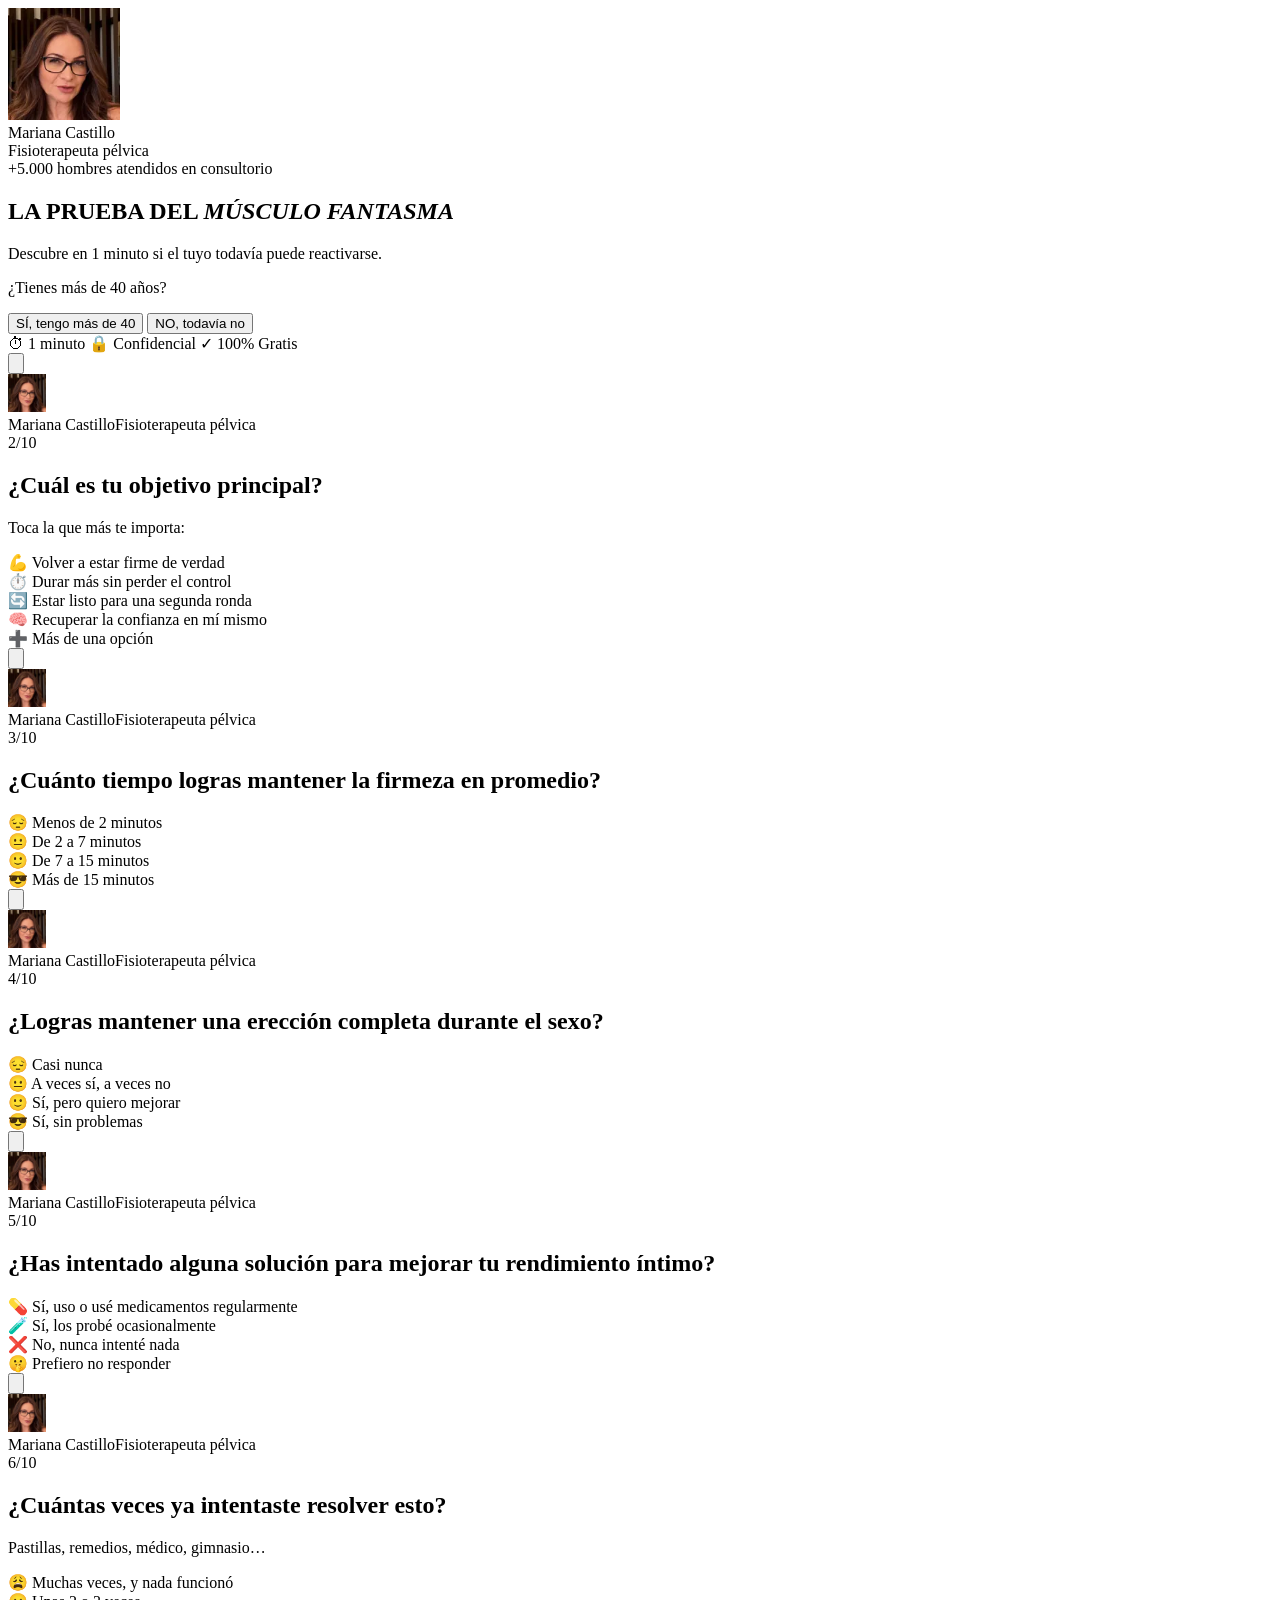
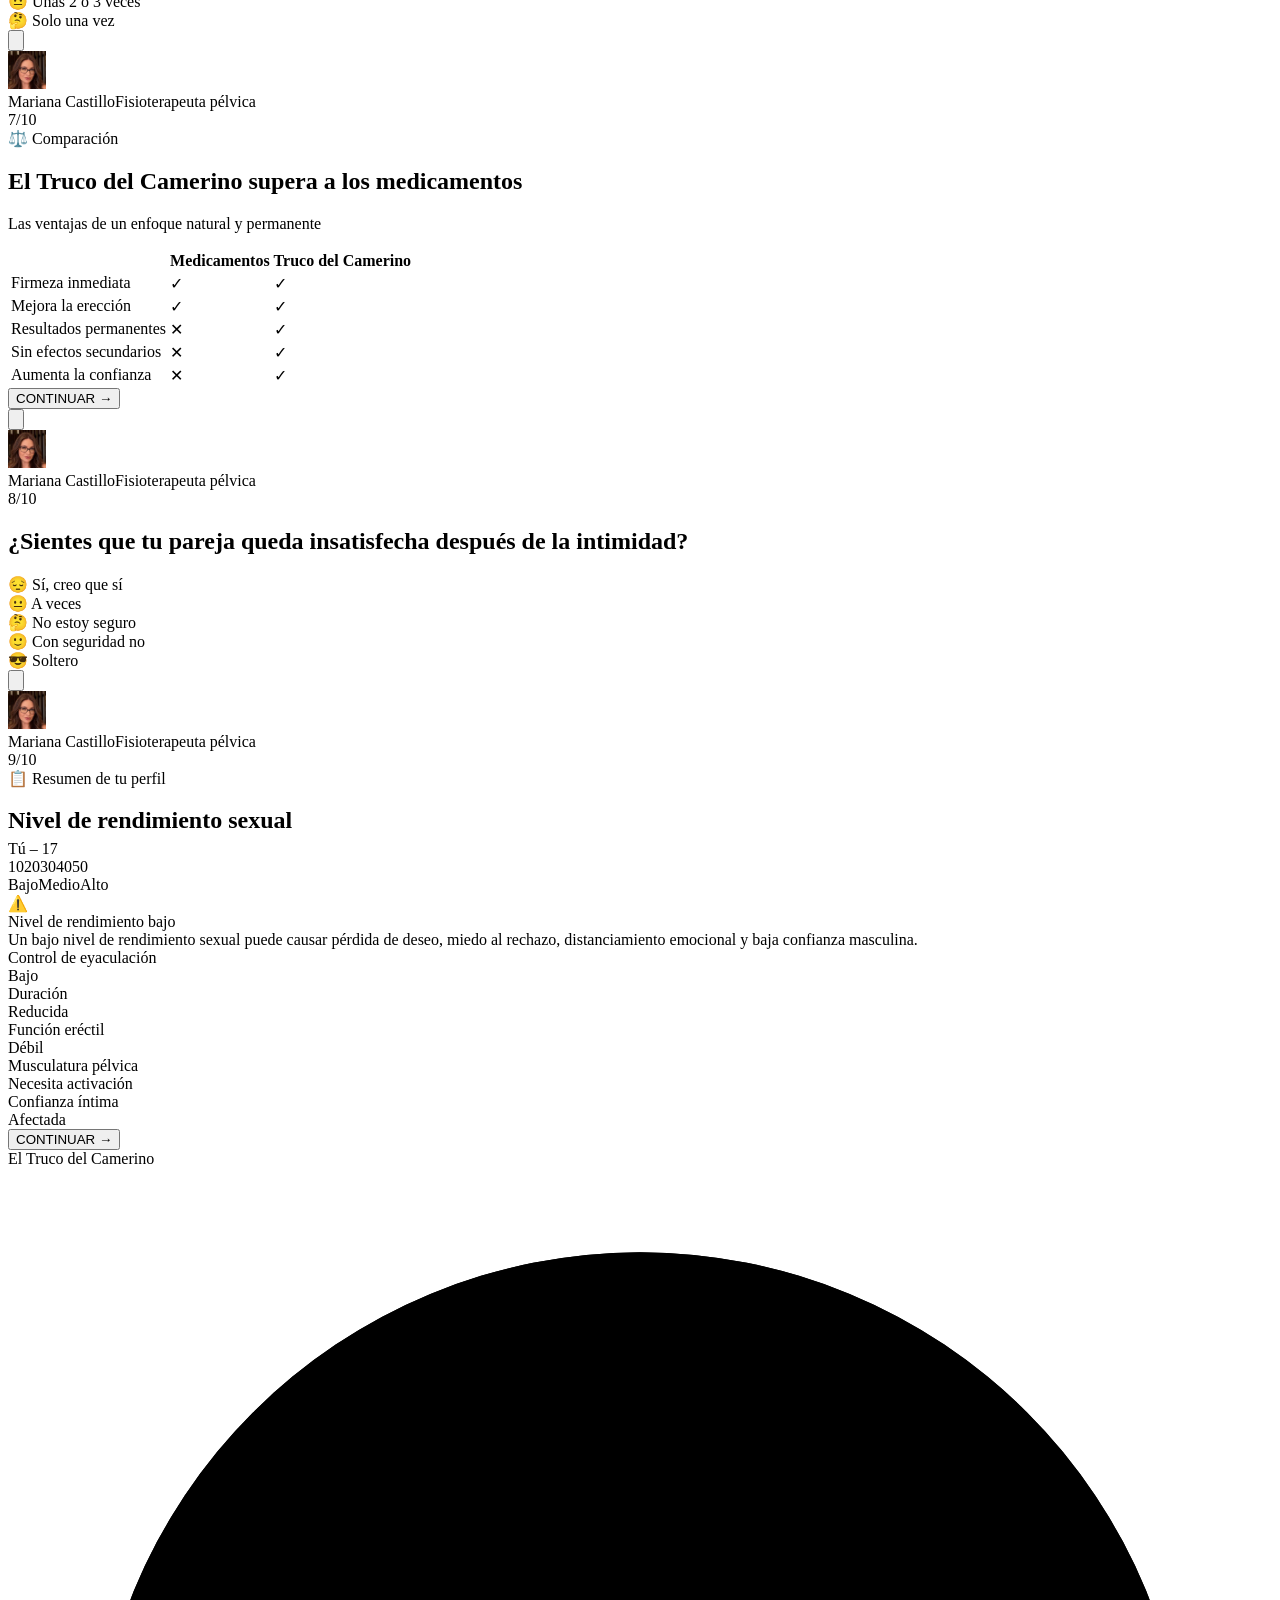
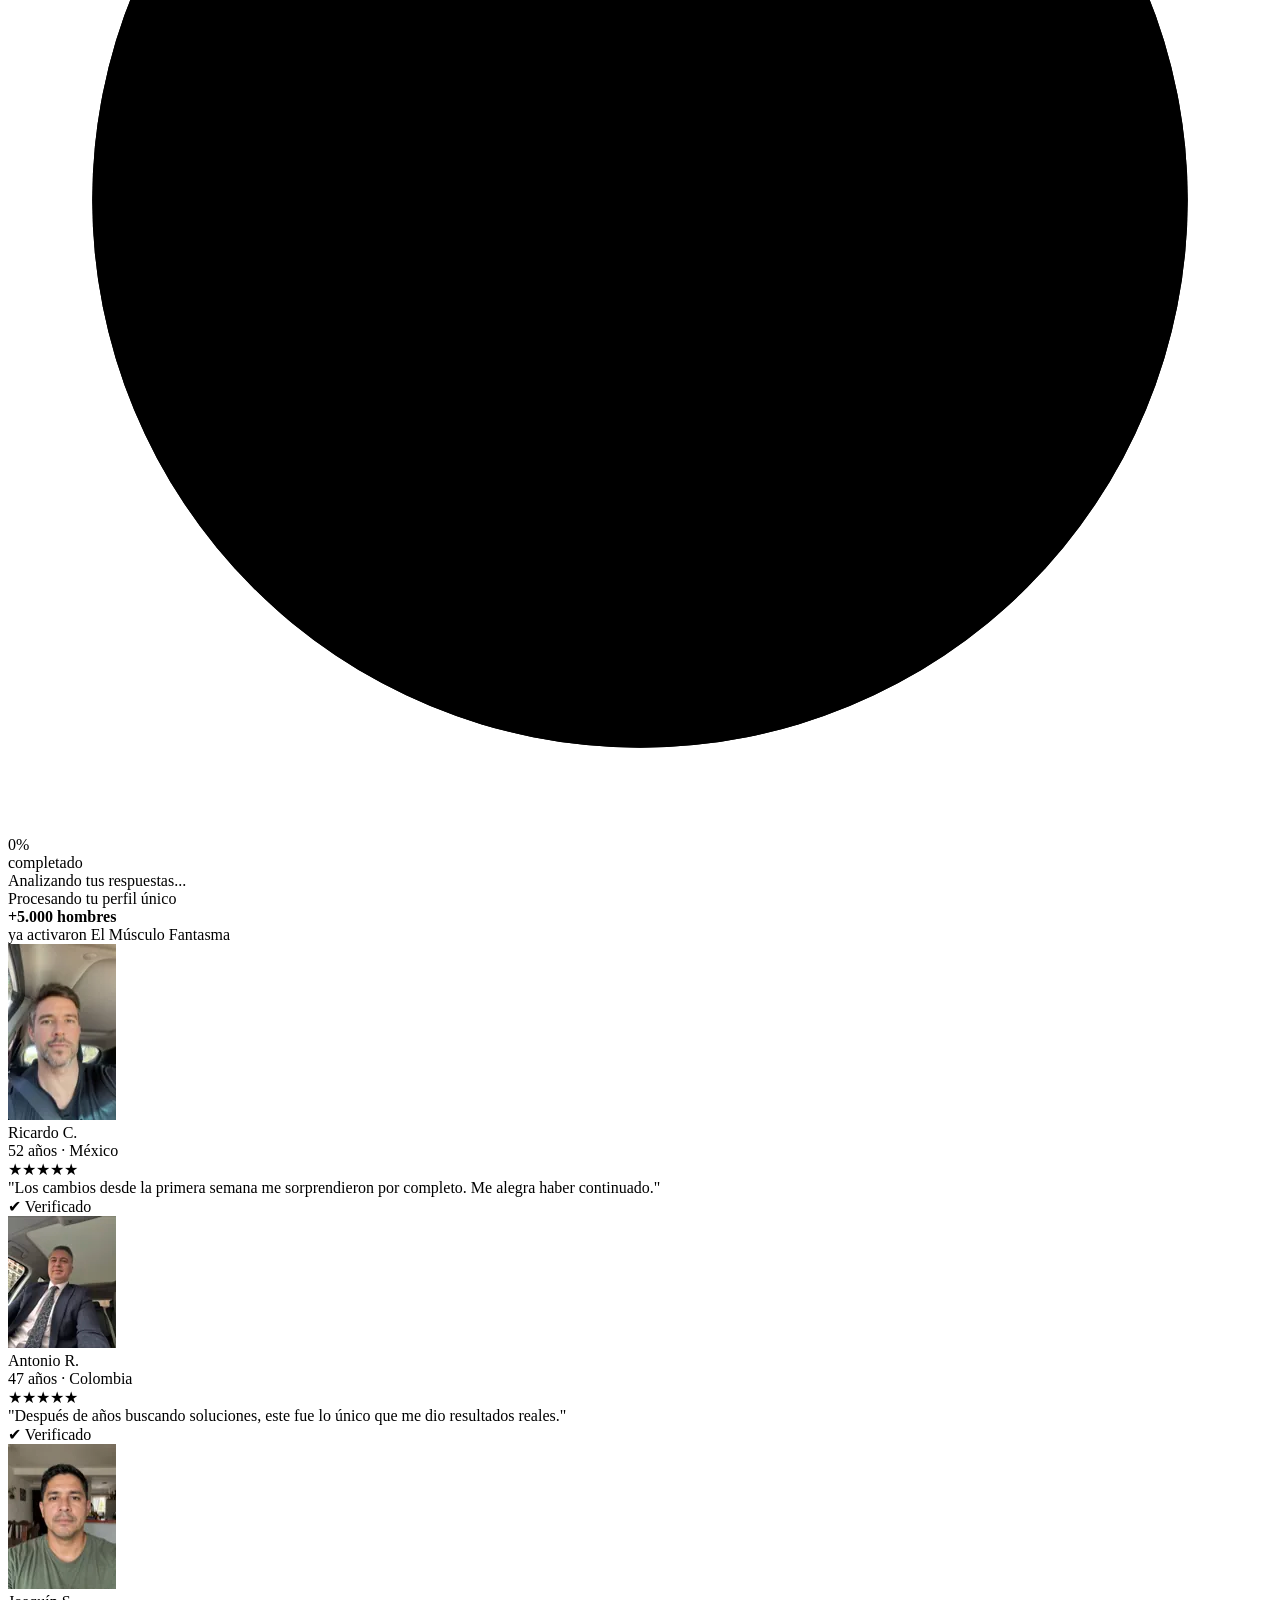
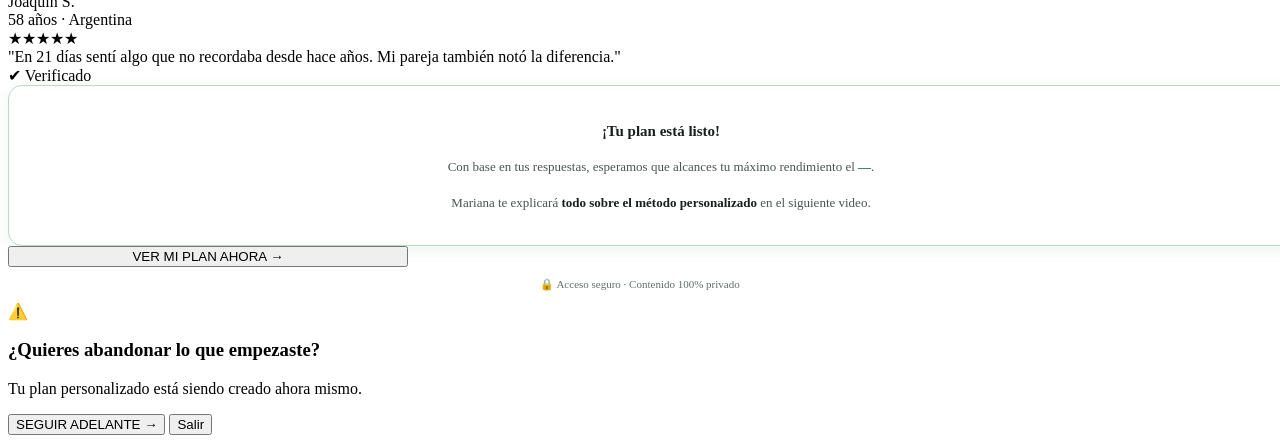
<file: index (7).html>
<!DOCTYPE html>
<html lang="es">
<head>
  
  <script>
    /* A/B del quiz (10/10): esta es la variante v2 (desafiante). Marca al visitante (la marca del Clarity va arriba).
       La marca viaja al /front y al sck del checkout como 4º segmento del utm_content (ver abBuildFrontUrl). */
    window.__quizVariant = 'v2';
    try { document.cookie = 'tdc_quiz=v2;path=/;max-age=2592000;SameSite=Lax'; } catch (e) {}
  </script>

  
</head>
<body>

<!-- ════ TELA 0 — PRUEBA DEL MÚSCULO FANTASMA ════ -->
<div class="screen active" id="screen-q0">
  <div class="q0-inner">
    <div class="expert-hero">
      <div class="expert-foto-wrap"><img class="expert-foto" src="mariana.webp" alt="Mariana Castillo, fisioterapeuta pélvica" width="112" height="112"><span class="expert-online"></span><span class="expert-selo"></span></div>
      <div class="expert-nome">Mariana Castillo<span class="verif" aria-hidden="true"></span></div>
      <div class="expert-cargo">Fisioterapeuta pélvica</div>
      <div class="expert-prova">+5.000 hombres atendidos en consultorio</div>
    </div>
    <h2 class="q-title">LA PRUEBA DEL <em>MÚSCULO FANTASMA</em></h2>
    <p class="q-sub" style="margin-bottom:0">Descubre en 1 minuto si el tuyo todavía puede reactivarse.</p>
    <p class="ab-question">¿Tienes más de 40 años?</p>
    <div class="ab-btns">
      <button class="btn-cta" onclick="abAnswer(this,'si')">SÍ, tengo más de 40</button>
      <button class="ab-btn-ghost" onclick="abAnswer(this,'no')">NO, todavía no</button>
    </div>
    <div class="intro-badges">
      <span class="intro-badge">⏱ 1 minuto</span>
      <span class="intro-badge">🔒 Confidencial</span>
      <span class="intro-badge">✓ 100% Gratis</span>
    </div>
  </div>
</div>

<!-- ════ TELA 0 — respuesta sí/no ════
     Alimenta q_age del quiz y viaja en utm_content (3er segmento) hacia el sck del checkout. -->
<script>
  /* 11/10: la respuesta y la variante van en utm_term, nunca en utm_content. Utmify toma el ÚLTIMO segmento del utm_content
     como id del anuncio: con '|si|v2' al final, todas las ventas caían en anuncios falsos ('si', 'no', 'v1', 'v2'). */
  var Q0_UTM_KEY = 'utm_term';      /* utm_term = posicionamiento|respuesta[|variante], llega al sck del checkout */

  function abAnswer(btn, answer) {
    var btns = btn.parentElement.querySelectorAll('button');
    btns.forEach(function (b) { b.style.pointerEvents = 'none'; });
    window.__q0Answer = answer;                                         /* 'si' | 'no' */
    quizState.answers['q_age'] = (answer === 'si') ? '46–55' : '31–45'; /* en-dash, igual a las tarjetas de edad retiradas */
    trackStep('quiz_age_selected');
    setTimeout(function () {
      goTo('screen-q1');
      btns.forEach(function (b) { b.style.pointerEvents = ''; });
    }, 300);
  }

  function abBuildFrontUrl() {
    try {
      var answer = window.__q0Answer || 'na';
      var variant = window.__quizVariant || 'v2';
      var params = new URLSearchParams(location.search);
      var cur = params.get(Q0_UTM_KEY);
      /* nombre|id|respuesta|variante. Utmify usa split("|")[0]/[1]; el 3º y el 4º segmento se ignoran y llegan al sck.
         Sin utm_content queda "||si|v2", para que la respuesta y la variante sigan en las posiciones 3 y 4. */
      params.set(Q0_UTM_KEY, (cur ? cur : 'na') + '|' + answer + '|' + variant);   /* posicionamiento|respuesta|variante */
      return '/front/?' + params.toString();
    } catch (e) {
      return '/front/' + (location.search || '');
    }
  }
</script>

<!-- ════ 2/10 — OBJETIVO (v2: 1 toque, con "Más de una opción") ════ -->
<div class="screen qscreen" id="screen-q1">
  <div class="q-header">
    <div class="q-topbar">
      <button class="back-btn" onclick="goTo('screen-q0')"><svg viewBox="0 0 24 24" fill="none" stroke="currentColor" stroke-width="2.5" stroke-linecap="round" stroke-linejoin="round"><path d="M15 18l-6-6 6-6"/></svg></button>
      <div class="expert-mini"><img class="expert-mini-foto" src="mariana.webp" alt="Mariana Castillo" width="38" height="38"><div class="expert-mini-txt"><span class="expert-mini-nome">Mariana Castillo<span class="verif" aria-hidden="true"></span></span><span class="expert-mini-cargo">Fisioterapeuta pélvica</span></div></div>
      <span class="step-num">2/10</span>
    </div>
    <div class="progress-track"><div class="progress-fill" data-target="12%"></div></div>
  </div>
  <div class="q-body">
    <h2 class="q-title">¿Cuál es tu objetivo principal?</h2>
    <p class="q-sub">Toca la que más te importa:</p>
    <div class="options">
      <div class="option-card" onclick="answerSingle(this,'screen-q2','q1')">
        <span class="opt-label">💪 Volver a estar firme de verdad</span><span class="opt-radio"><span class="opt-radio-dot"></span></span>
      </div>
      <div class="option-card" onclick="answerSingle(this,'screen-q2','q1')">
        <span class="opt-label">⏱️ Durar más sin perder el control</span><span class="opt-radio"><span class="opt-radio-dot"></span></span>
      </div>
      <div class="option-card" onclick="answerSingle(this,'screen-q2','q1')">
        <span class="opt-label">🔄 Estar listo para una segunda ronda</span><span class="opt-radio"><span class="opt-radio-dot"></span></span>
      </div>
      <div class="option-card" onclick="answerSingle(this,'screen-q2','q1')">
        <span class="opt-label">🧠 Recuperar la confianza en mí mismo</span><span class="opt-radio"><span class="opt-radio-dot"></span></span>
      </div>
      <div class="option-card" onclick="answerSingle(this,'screen-q2','q1')">
        <span class="opt-label">➕ Más de una opción</span><span class="opt-radio"><span class="opt-radio-dot"></span></span>
      </div>
    </div>
  </div>
</div>

<!-- ════ 3/10 — DURACIÓN (v2: sin la respuesta de Mariana) ════ -->
<div class="screen qscreen" id="screen-q2">
  <div class="q-header">
    <div class="q-topbar">
      <button class="back-btn" onclick="goTo('screen-q1')"><svg viewBox="0 0 24 24" fill="none" stroke="currentColor" stroke-width="2.5" stroke-linecap="round" stroke-linejoin="round"><path d="M15 18l-6-6 6-6"/></svg></button>
      <div class="expert-mini"><img class="expert-mini-foto" src="mariana.webp" alt="Mariana Castillo" width="38" height="38"><div class="expert-mini-txt"><span class="expert-mini-nome">Mariana Castillo<span class="verif" aria-hidden="true"></span></span><span class="expert-mini-cargo">Fisioterapeuta pélvica</span></div></div>
      <span class="step-num">3/10</span>
    </div>
    <div class="progress-track"><div class="progress-fill" data-target="25%"></div></div>
  </div>
  <div class="q-body">
    <h2 class="q-title">¿Cuánto tiempo logras mantener la firmeza en promedio?</h2>
    <p class="q-sub"></p>
    <div class="options">
      <div class="option-card" onclick="answerSingle(this,'screen-q4','q2')">
        <span class="opt-label">😔 Menos de 2 minutos</span><span class="opt-radio"><span class="opt-radio-dot"></span></span>
      </div>
      <div class="option-card" onclick="answerSingle(this,'screen-q4','q2')">
        <span class="opt-label">😐 De 2 a 7 minutos</span><span class="opt-radio"><span class="opt-radio-dot"></span></span>
      </div>
      <div class="option-card" onclick="answerSingle(this,'screen-q4','q2')">
        <span class="opt-label">🙂 De 7 a 15 minutos</span><span class="opt-radio"><span class="opt-radio-dot"></span></span>
      </div>
      <div class="option-card" onclick="answerSingle(this,'screen-q4','q2')">
        <span class="opt-label">😎 Más de 15 minutos</span><span class="opt-radio"><span class="opt-radio-dot"></span></span>
      </div>
    </div>
  </div>
</div>

<!-- ════ 4/10 — ERECCIÓN (v2: sin la respuesta de Mariana) ════ -->
<div class="screen qscreen" id="screen-q4">
  <div class="q-header">
    <div class="q-topbar">
      <button class="back-btn" onclick="goTo('screen-q2')"><svg viewBox="0 0 24 24" fill="none" stroke="currentColor" stroke-width="2.5" stroke-linecap="round" stroke-linejoin="round"><path d="M15 18l-6-6 6-6"/></svg></button>
      <div class="expert-mini"><img class="expert-mini-foto" src="mariana.webp" alt="Mariana Castillo" width="38" height="38"><div class="expert-mini-txt"><span class="expert-mini-nome">Mariana Castillo<span class="verif" aria-hidden="true"></span></span><span class="expert-mini-cargo">Fisioterapeuta pélvica</span></div></div>
      <span class="step-num">4/10</span>
    </div>
    <div class="progress-track"><div class="progress-fill" data-target="38%"></div></div>
  </div>
  <div class="q-body">
    <h2 class="q-title">¿Logras mantener una erección completa durante el sexo?</h2>
    <p class="q-sub"></p>
    <div class="options">
      <div class="option-card" onclick="answerSingle(this,'screen-q6','q4')">
        <span class="opt-label">😔 Casi nunca</span><span class="opt-radio"><span class="opt-radio-dot"></span></span>
      </div>
      <div class="option-card" onclick="answerSingle(this,'screen-q6','q4')">
        <span class="opt-label">😐 A veces sí, a veces no</span><span class="opt-radio"><span class="opt-radio-dot"></span></span>
      </div>
      <div class="option-card" onclick="answerSingle(this,'screen-q6','q4')">
        <span class="opt-label">🙂 Sí, pero quiero mejorar</span><span class="opt-radio"><span class="opt-radio-dot"></span></span>
      </div>
      <div class="option-card" onclick="answerSingle(this,'screen-q6','q4')">
        <span class="opt-label">😎 Sí, sin problemas</span><span class="opt-radio"><span class="opt-radio-dot"></span></span>
      </div>
    </div>
  </div>
</div>

<!-- ════ 5/10 — SOLUCIONES (v2: sin la respuesta de Mariana; quien probó algo sigue a TENTATIVAS) ════ -->
<div class="screen qscreen" id="screen-q6">
  <div class="q-header">
    <div class="q-topbar">
      <button class="back-btn" onclick="goTo('screen-q4')"><svg viewBox="0 0 24 24" fill="none" stroke="currentColor" stroke-width="2.5" stroke-linecap="round" stroke-linejoin="round"><path d="M15 18l-6-6 6-6"/></svg></button>
      <div class="expert-mini"><img class="expert-mini-foto" src="mariana.webp" alt="Mariana Castillo" width="38" height="38"><div class="expert-mini-txt"><span class="expert-mini-nome">Mariana Castillo<span class="verif" aria-hidden="true"></span></span><span class="expert-mini-cargo">Fisioterapeuta pélvica</span></div></div>
      <span class="step-num">5/10</span>
    </div>
    <div class="progress-track"><div class="progress-fill" data-target="50%"></div></div>
  </div>
  <div class="q-body">
    <h2 class="q-title">¿Has intentado alguna solución para mejorar tu rendimiento íntimo?</h2>
    <p class="q-sub"></p>
    <div class="options">
      <div class="option-card" onclick="answerQ6(this,true)">
        <span class="opt-label">💊 Sí, uso o usé medicamentos regularmente</span><span class="opt-radio"><span class="opt-radio-dot"></span></span>
      </div>
      <div class="option-card" onclick="answerQ6(this,true)">
        <span class="opt-label">🧪 Sí, los probé ocasionalmente</span><span class="opt-radio"><span class="opt-radio-dot"></span></span>
      </div>
      <div class="option-card" onclick="answerQ6(this,false)">
        <span class="opt-label">❌ No, nunca intenté nada</span><span class="opt-radio"><span class="opt-radio-dot"></span></span>
      </div>
      <div class="option-card" onclick="answerQ6(this,false)">
        <span class="opt-label">🤫 Prefiero no responder</span><span class="opt-radio"><span class="opt-radio-dot"></span></span>
      </div>
    </div>
  </div>
</div>

<!-- ════ 6/10 — TENTATIVAS (nueva en la v2; solo para quien ya probó algo en la 5/10) ════ -->
<div class="screen qscreen" id="screen-tentativas">
  <div class="q-header">
    <div class="q-topbar">
      <button class="back-btn" onclick="goTo('screen-q6')"><svg viewBox="0 0 24 24" fill="none" stroke="currentColor" stroke-width="2.5" stroke-linecap="round" stroke-linejoin="round"><path d="M15 18l-6-6 6-6"/></svg></button>
      <div class="expert-mini"><img class="expert-mini-foto" src="mariana.webp" alt="Mariana Castillo" width="38" height="38"><div class="expert-mini-txt"><span class="expert-mini-nome">Mariana Castillo<span class="verif" aria-hidden="true"></span></span><span class="expert-mini-cargo">Fisioterapeuta pélvica</span></div></div>
      <span class="step-num">6/10</span>
    </div>
    <div class="progress-track"><div class="progress-fill" data-target="62%"></div></div>
  </div>
  <div class="q-body">
    <h2 class="q-title">¿Cuántas veces ya intentaste resolver esto?</h2>
    <p class="q-sub">Pastillas, remedios, médico, gimnasio…</p>
    <div class="options">
      <div class="option-card" onclick="answerSingle(this,'screen-insight3','tentativas')">
        <span class="opt-label">😩 Muchas veces, y nada funcionó</span><span class="opt-radio"><span class="opt-radio-dot"></span></span>
      </div>
      <div class="option-card" onclick="answerSingle(this,'screen-insight3','tentativas')">
        <span class="opt-label">😐 Unas 2 o 3 veces</span><span class="opt-radio"><span class="opt-radio-dot"></span></span>
      </div>
      <div class="option-card" onclick="answerSingle(this,'screen-insight3','tentativas')">
        <span class="opt-label">🤔 Solo una vez</span><span class="opt-radio"><span class="opt-radio-dot"></span></span>
      </div>
    </div>
  </div>
</div>

<!-- ════ 7/10 — INSIGHT 3 — TABELA (igual al control) ════ -->
<div class="screen qscreen insight-bg" id="screen-insight3">
  <div class="q-header">
    <div class="q-topbar">
      <button class="back-btn" onclick="goBackFromInsight3()"><svg viewBox="0 0 24 24" fill="none" stroke="currentColor" stroke-width="2.5" stroke-linecap="round" stroke-linejoin="round"><path d="M15 18l-6-6 6-6"/></svg></button>
      <div class="expert-mini"><img class="expert-mini-foto" src="mariana.webp" alt="Mariana Castillo" width="38" height="38"><div class="expert-mini-txt"><span class="expert-mini-nome">Mariana Castillo<span class="verif" aria-hidden="true"></span></span><span class="expert-mini-cargo">Fisioterapeuta pélvica</span></div></div>
      <span class="step-num">7/10</span>
    </div>
    <div class="progress-track"><div class="progress-fill" data-target="70%"></div></div>
  </div>
  <div class="q-body has-footer">
    <div class="insight-tag">⚖️ Comparación</div>
    <h2 class="q-title">El Truco del Camerino supera a los medicamentos</h2>
    <p class="q-sub">Las ventajas de un enfoque natural y permanente</p>
    <div class="insight-card">
      <table class="cmp-table">
        <thead><tr><th></th><th>Medicamentos</th><th class="th-red">Truco del Camerino</th></tr></thead>
        <tbody>
          <tr><td>Firmeza inmediata</td><td><span class="ico-yes">✓</span></td><td><span class="ico-yes">✓</span></td></tr>
          <tr><td>Mejora la erección</td><td><span class="ico-yes">✓</span></td><td><span class="ico-yes">✓</span></td></tr>
          <tr><td>Resultados permanentes</td><td><span class="ico-no">✕</span></td><td><span class="ico-yes">✓</span></td></tr>
          <tr><td>Sin efectos secundarios</td><td><span class="ico-no">✕</span></td><td><span class="ico-yes">✓</span></td></tr>
          <tr><td>Aumenta la confianza</td><td><span class="ico-no">✕</span></td><td><span class="ico-yes">✓</span></td></tr>
        </tbody>
      </table>
    </div>
  </div>
  <div class="q-footer"><button class="btn-cta" onclick="goTo('screen-q8')">CONTINUAR →</button></div>
</div>

<!-- ════ 8/10 — PAREJA (v2: sin la respuesta de Mariana) ════ -->
<div class="screen qscreen" id="screen-q8">
  <div class="q-header">
    <div class="q-topbar">
      <button class="back-btn" onclick="goTo('screen-insight3')"><svg viewBox="0 0 24 24" fill="none" stroke="currentColor" stroke-width="2.5" stroke-linecap="round" stroke-linejoin="round"><path d="M15 18l-6-6 6-6"/></svg></button>
      <div class="expert-mini"><img class="expert-mini-foto" src="mariana.webp" alt="Mariana Castillo" width="38" height="38"><div class="expert-mini-txt"><span class="expert-mini-nome">Mariana Castillo<span class="verif" aria-hidden="true"></span></span><span class="expert-mini-cargo">Fisioterapeuta pélvica</span></div></div>
      <span class="step-num">8/10</span>
    </div>
    <div class="progress-track"><div class="progress-fill" data-target="80%"></div></div>
  </div>
  <div class="q-body">
    <h2 class="q-title">¿Sientes que tu pareja queda insatisfecha después de la intimidad?</h2>
    <p class="q-sub"></p>
    <div class="options">
      <div class="option-card" onclick="answerSingle(this,'screen-q9','q8')">
        <span class="opt-label">😔 Sí, creo que sí</span><span class="opt-radio"><span class="opt-radio-dot"></span></span>
      </div>
      <div class="option-card" onclick="answerSingle(this,'screen-q9','q8')">
        <span class="opt-label">😐 A veces</span><span class="opt-radio"><span class="opt-radio-dot"></span></span>
      </div>
      <div class="option-card" onclick="answerSingle(this,'screen-q9','q8')">
        <span class="opt-label">🤔 No estoy seguro</span><span class="opt-radio"><span class="opt-radio-dot"></span></span>
      </div>
      <div class="option-card" onclick="answerSingle(this,'screen-q9','q8')">
        <span class="opt-label">🙂 Con seguridad no</span><span class="opt-radio"><span class="opt-radio-dot"></span></span>
      </div>
      <div class="option-card" onclick="answerSingle(this,'screen-q9','q8')">
        <span class="opt-label">😎 Soltero</span><span class="opt-radio"><span class="opt-radio-dot"></span></span>
      </div>
    </div>
  </div>
</div>

<!-- ════ 9/10 — DIAGNÓSTICO (puntaje con q2, q4 y q8) ════ -->
<div class="screen qscreen insight-bg" id="screen-q9">
  <div class="q-header">
    <div class="q-topbar">
      <button class="back-btn" onclick="goTo('screen-q8')"><svg viewBox="0 0 24 24" fill="none" stroke="currentColor" stroke-width="2.5" stroke-linecap="round" stroke-linejoin="round"><path d="M15 18l-6-6 6-6"/></svg></button>
      <div class="expert-mini"><img class="expert-mini-foto" src="mariana.webp" alt="Mariana Castillo" width="38" height="38"><div class="expert-mini-txt"><span class="expert-mini-nome">Mariana Castillo<span class="verif" aria-hidden="true"></span></span><span class="expert-mini-cargo">Fisioterapeuta pélvica</span></div></div>
      <span class="step-num">9/10</span>
    </div>
    <div class="progress-track"><div class="progress-fill" data-target="90%"></div></div>
  </div>
  <div class="q-body has-footer">
    <div class="insight-tag">📋 Resumen de tu perfil</div>
    <h2 class="q-title" style="margin-bottom:6px">Nivel de rendimiento sexual</h2>
    <div class="diag-slider-wrap">
      <div class="diag-slider-track">
        <div class="diag-slider-thumb" id="diag-thumb">
          <div class="diag-thumb-label" id="diag-label">Tú – 17</div>
        </div>
      </div>
      <div class="diag-ticks"><span>10</span><span>20</span><span>30</span><span>40</span><span>50</span></div>
      <div class="diag-labels"><span class="lbl-low">Bajo</span><span>Medio</span><span>Alto</span></div>
    </div>
    <div class="diag-alert">
      <div class="diag-alert-icon">⚠️</div>
      <div>
        <div class="diag-alert-title">Nivel de rendimiento bajo</div>
        <div class="diag-alert-text">Un bajo nivel de rendimiento sexual puede causar pérdida de deseo, miedo al rechazo, distanciamiento emocional y baja confianza masculina.</div>
      </div>
    </div>
    <div class="diag-list">
      <div class="diag-item"><div class="diag-item-left"><div class="diag-dot dd-red"></div>Control de eyaculación</div><div class="diag-status ds-red">Bajo</div></div>
      <div class="diag-item"><div class="diag-item-left"><div class="diag-dot dd-red"></div>Duración</div><div class="diag-status ds-red">Reducida</div></div>
      <div class="diag-item"><div class="diag-item-left"><div class="diag-dot dd-red"></div>Función eréctil</div><div class="diag-status ds-red">Débil</div></div>
      <div class="diag-item"><div class="diag-item-left"><div class="diag-dot dd-orange"></div>Musculatura pélvica</div><div class="diag-status ds-orange">Necesita activación</div></div>
      <div class="diag-item"><div class="diag-item-left"><div class="diag-dot dd-red"></div>Confianza íntima</div><div class="diag-status ds-red">Afectada</div></div>
    </div>
  </div>
  <div class="q-footer"><button class="btn-cta" onclick="goTo('screen-loading')">CONTINUAR →</button></div>
</div>

<!-- ════ 10/10 — LOADING (v2: 5 s en vez de 10 s; la fecha del plan pasa al cuadro final) ════ -->
<div class="screen" id="screen-loading">
  <div class="loading-brand">El Truco del Camerino<div class="loading-brand-bar"></div></div>
  <div class="loading-ring-wrap">
    <svg class="loading-ring-svg" viewBox="0 0 120 120">
      <circle class="loading-ring-bg" cx="60" cy="60" r="52"/>
      <circle class="loading-ring-fill" id="loading-ring" cx="60" cy="60" r="52"/>
    </svg>
    <div class="loading-ring-center">
      <div class="loading-ring-pct" id="loading-pct">0%</div>
      <div class="loading-ring-lbl">completado</div>
    </div>
  </div>
  <div class="loading-msg-wrap">
    <div class="loading-msg-main" id="loading-msg-main">Analizando tus respuestas...</div>
    <div class="loading-msg-sub" id="loading-msg-sub">Procesando tu perfil único</div>
  </div>
  <div class="loading-social"><strong>+5.000 hombres</strong><br>ya activaron El Músculo Fantasma</div>
  <div class="loading-testimonials">
    <div class="loading-testimonials-inner">
      <div class="testi-card">
        <div class="testi-head"><div class="testi-avatar"><img src="testi-ricardo.webp" alt="Ricardo C."></div><div><div class="testi-info-name">Ricardo C.</div><div class="testi-info-meta">52 años · México</div></div></div>
        <div class="testi-stars">★★★★★</div>
        <div class="testi-text">"Los cambios desde la primera semana me sorprendieron por completo. Me alegra haber continuado."</div>
        <div class="testi-verified">✔ Verificado</div>
      </div>
      <div class="testi-card">
        <div class="testi-head"><div class="testi-avatar"><img src="testi-antonio.webp" alt="Antonio R."></div><div><div class="testi-info-name">Antonio R.</div><div class="testi-info-meta">47 años · Colombia</div></div></div>
        <div class="testi-stars">★★★★★</div>
        <div class="testi-text">"Después de años buscando soluciones, este fue lo único que me dio resultados reales."</div>
        <div class="testi-verified">✔ Verificado</div>
      </div>
      <div class="testi-card">
        <div class="testi-head"><div class="testi-avatar"><img src="testi-joaquin.webp" alt="Joaquín S."></div><div><div class="testi-info-name">Joaquín S.</div><div class="testi-info-meta">58 años · Argentina</div></div></div>
        <div class="testi-stars">★★★★★</div>
        <div class="testi-text">"En 21 días sentí algo que no recordaba desde hace años. Mi pareja también notó la diferencia."</div>
        <div class="testi-verified">✔ Verificado</div>
      </div>
    </div>
  </div>

  <!-- CTA — aparece após modal 2 confirmado -->
  <div id="loading-cta">
    <div style="background:#fff;border:1.5px solid #B9DAC6;border-radius:14px;padding:18px 20px;width:100%;text-align:center;box-shadow:0 4px 16px rgba(47,118,80,.08)">
      <p style="font-size:15px;font-weight:700;color:#18201B;line-height:1.6;margin-bottom:4px">¡Tu plan está listo!</p>
      <p style="font-size:13px;color:#4A5550;line-height:1.7;margin-bottom:6px">Con base en tus respuestas, esperamos que alcances tu máximo rendimiento el <strong style="color:#2F7650" id="proj-date">—</strong>.</p>
      <p style="font-size:13px;color:#4A5550;line-height:1.7">Mariana te explicará <strong style="color:#18201B">todo sobre el método personalizado</strong> en el siguiente video.</p>
    </div>
    <button class="btn-cta" onclick="trackStep('quiz_completed'); trackStep('quiz_ab_' + (window.__quizVariant || 'v2') + '_fin'); setTimeout(function(){ window.location.href = (typeof abBuildFrontUrl === 'function') ? abBuildFrontUrl() : '/front/' + (location.search || '') }, 200)" style="width:100%;max-width:400px">VER MI PLAN AHORA →</button>
    <p style="font-size:11px;color:#646F69;text-align:center">🔒 Acceso seguro · Contenido 100% privado</p>
  </div>
</div>

<!-- ════ EXIT MODAL ════ -->
<div class="exit-overlay" id="exit-overlay">
  <div class="exit-card">
    <div id="exit-step1">
      <div class="exit-icon">⚠️</div>
      <h3 class="exit-title">¿Quieres abandonar lo que empezaste?</h3>
      <p class="exit-sub">Tu plan personalizado está siendo creado ahora mismo.</p>
      <button class="exit-btn-primary" onclick="closeExitModal()">SEGUIR ADELANTE →</button>
      <button class="exit-btn-secondary" onclick="showExitStep2()">Salir</button>
    </div>
    <div id="exit-step2" style="display:none">
      <div class="exit-icon">😔</div>
      <h3 class="exit-title">¿Seguro? Hombres como tú ya están recuperando lo que perdieron.</h3>
      <p class="exit-sub">Solo te faltan unos minutos para completar tu perfil.</p>
      <button class="exit-btn-primary" onclick="closeExitModal()">NO, CONTINUAR →</button>
      <button class="exit-btn-secondary" onclick="confirmLeave()">Sí, salir</button>
    </div>
  </div>
</div>

<!-- ════ SCRIPTS ════ -->
<script>
  var quizState = { answers: {} };
  var loadingInterval = null;
  var loadingPct = 0;

  /* ═══ Tracking de etapas (Clarity + Meta Pixel) — mede perda por tela ═══ */
  const stepsFired = new Set();

  /* El pixel carga async (Utmify). Un evento que llega antes del fbq entra en la fila y sale cuando el pixel
     carga (espera hasta 20 s). Antes se perdía: quien tocaba la edad rápido no contaba en la edad ni en la q1. */
  const fbqFila = [];
  let fbqEsperando = false;
  function fbqEnviar(stepName, eventId) {
    if (typeof fbq === "function") { fbq("trackCustom", stepName, {}, {eventID: eventId}); return; }
    fbqFila.push([stepName, eventId]);
    if (fbqEsperando) return;
    fbqEsperando = true;
    let n = 0;
    (function vacia() {
      if (typeof fbq === "function") {
        while (fbqFila.length) { const e = fbqFila.shift(); fbq("trackCustom", e[0], {}, {eventID: e[1]}); }
        fbqEsperando = false;
      } else if (n++ < 80) setTimeout(vacia, 250);
      else { fbqFila.length = 0; fbqEsperando = false; }
    })();
  }

  function trackStep(stepName) {
    if (stepsFired.has(stepName)) return;
    stepsFired.add(stepName);
    const eventId = stepName + "_" + Date.now() + "_" + Math.random().toString(36).slice(2,8);
    if (typeof clarity === "function") clarity("event", stepName);
    fbqEnviar(stepName, eventId);
  }

  /* ═══ Tag de campanha no Clarity — lê utm_campaign da URL ═══ */
  const utmCampaign = new URLSearchParams(location.search).get("utm_campaign");
  if (utmCampaign && typeof clarity === "function") {
    clarity("set", "campanha", utmCampaign.split("|")[1] || utmCampaign);
  }

  function goTo(id) {
    var cur = document.querySelector('.screen.active');
    if (cur) cur.classList.remove('active');
    var next = document.getElementById(id);
    if (!next) return;
    next.classList.add('active');
    trackStep("quiz_step_" + id.replace('screen-', ''));
    next.querySelectorAll('.option-card, .option-grid-card').forEach(function(c) {
      c.style.pointerEvents = '';
    });
    var fill = next.querySelector('.progress-fill');
    if (fill) {
      var target = fill.getAttribute('data-target') || '0%';
      fill.style.transition = 'none'; fill.style.width = '0%';
      requestAnimationFrame(function() { requestAnimationFrame(function() {
        fill.style.transition = 'width .4s cubic-bezier(.4,0,.2,1)';
        fill.style.width = target;
      }); });
    }
    if (id === 'screen-loading') { updateProjDate(); startLoading(); }
    if (id === 'screen-q9') updateDiagSlider();
    window.scrollTo(0, 0);
  }

  function answerSingle(el, nextScreen, qKey) {
    var parent = el.closest('.options, .options-grid');
    if (!parent) return;
    parent.querySelectorAll('.option-card, .option-grid-card').forEach(function(c) {
      c.style.pointerEvents = 'none'; c.classList.remove('selected');
    });
    el.classList.add('selected');
    var label = el.querySelector('.opt-label, .grid-age-label');
    if (label) quizState.answers[qKey] = label.textContent.trim();
    if (qKey === 'q_age') trackStep("quiz_age_selected");
    setTimeout(function() { goTo(nextScreen); }, 300);
  }

  /* 5/10 (soluciones): quien ya probó algo pasa por la pregunta nueva de TENTATIVAS;
     "No, nunca intenté nada" y "Prefiero no responder" la saltan y van directo a la tabla. */
  function answerQ6(el, probo) {
    quizState.skipTentativas = !probo;
    if (!probo) delete quizState.answers['tentativas'];
    answerSingle(el, probo ? 'screen-tentativas' : 'screen-insight3', 'q6');
  }
  function goBackFromInsight3() {
    goTo(quizState.skipTentativas ? 'screen-q6' : 'screen-tentativas');
  }

  /* Slider dinâmico */
  function calcScore() {
    var score = 17;
    var q2 = quizState.answers['q2'] || '';
    var q4 = quizState.answers['q4'] || '';
    var q8 = quizState.answers['q8'] || '';   /* v2: q7 salió; la pareja (q8) entra en su lugar */
    if (q2.indexOf('Menos de 2') !== -1) score -= 5;
    else if (q2.indexOf('2 a 7') !== -1) score -= 2;
    else if (q2.indexOf('7 a 15') !== -1) score += 2;
    else if (q2.indexOf('Más de 15') !== -1) score += 5;
    if (q4.indexOf('Casi nunca') !== -1) score -= 5;
    else if (q4.indexOf('A veces sí') !== -1) score -= 2;
    else if (q4.indexOf('quiero mejorar') !== -1) score += 2;
    else if (q4.indexOf('sin problemas') !== -1) score += 5;
    if (q8.indexOf('Sí, creo que sí') !== -1) score -= 5;
    else if (q8.indexOf('A veces') !== -1) score -= 2;
    else if (q8.indexOf('Con seguridad no') !== -1) score += 3;
    return Math.min(35, Math.max(12, score));
  }

  function updateDiagSlider() {
    var score = calcScore();
    var pct = (score - 10) / 40 * 100;
    var thumb = document.getElementById('diag-thumb');
    var label = document.getElementById('diag-label');
    if (thumb) thumb.style.left = pct + '%';
    if (label) label.textContent = 'Tú – ' + score;
  }

  /* Fecha proyectada = hoy + 21 días (antes era fija: "Julio, 2026") */
  function updateProjDate() {
    var meses = ['Enero','Febrero','Marzo','Abril','Mayo','Junio','Julio','Agosto','Septiembre','Octubre','Noviembre','Diciembre'];
    var d = new Date(Date.now() + 21 * 864e5);
    var el = document.getElementById('proj-date');
    if (el) el.textContent = d.getDate() + ' de ' + meses[d.getMonth()] + ', ' + d.getFullYear();
  }

  /* Loading */
  function startLoading() {
    var ring = document.getElementById('loading-ring');
    var pctEl = document.getElementById('loading-pct');
    var msgMain = document.getElementById('loading-msg-main');
    var msgSub = document.getElementById('loading-msg-sub');
    var circ = 326.73;
    var msgs = [
      ['Analizando tus respuestas...', 'Procesando tu perfil único'],
      ['Identificando tu perfil muscular...', 'Comparando con +5.000 casos similares'],
      ['Calculando tu nivel de activación...', 'Midiendo el estado del Músculo Fantasma'],
      ['Preparando tu plan personalizado de 21 días...', '¡Tu plan está tomando forma!']
    ];
    loadingPct = 0;
    ring.style.strokeDashoffset = circ;
    pctEl.textContent = '0%';
    msgMain.textContent = msgs[0][0]; msgSub.textContent = msgs[0][1];

    loadingInterval = setInterval(function() {
      loadingPct += 2;   /* v2: 5 s en vez de 10 s */
      var idx = Math.min(Math.floor(loadingPct / 26), msgs.length - 1);
      var prev = Math.min(Math.floor((loadingPct - 2) / 26), msgs.length - 1);
      if (idx !== prev) {
        msgMain.style.opacity = '0'; msgSub.style.opacity = '0';
        setTimeout(function() { msgMain.textContent = msgs[idx][0]; msgSub.textContent = msgs[idx][1]; msgMain.style.opacity = '1'; msgSub.style.opacity = '1'; }, 300);
      }
      ring.style.strokeDashoffset = circ * (1 - loadingPct / 100);
      pctEl.textContent = loadingPct + '%';
      if (loadingPct >= 100) {
        clearInterval(loadingInterval); loadingInterval = null;
        setTimeout(showLoadingCTA, 300);
      }
    }, 100);
  }

  function showLoadingCTA() {
    var cta = document.getElementById('loading-cta');
    if (cta) {
      cta.classList.add('show');
      setTimeout(function() { window.scrollTo({ top: document.body.scrollHeight, behavior: 'smooth' }); }, 100);
    }
  }

  /* Retoma o loading se o browser pausou o intervalo ao sair e voltar */
  document.addEventListener('visibilitychange', function() {
    if (document.visibilityState === 'visible') {
      var screen = document.getElementById('screen-loading');
      if (screen && screen.classList.contains('active') && loadingInterval === null && loadingPct < 100) {
        var ring = document.getElementById('loading-ring');
        var pctEl = document.getElementById('loading-pct');
        var msgMain = document.getElementById('loading-msg-main');
        var msgSub = document.getElementById('loading-msg-sub');
        var circ = 326.73;
        var msgs = [
          ['Analizando tus respuestas...', 'Procesando tu perfil único'],
          ['Identificando tu perfil muscular...', 'Comparando con +5.000 casos similares'],
          ['Calculando tu nivel de activación...', 'Midiendo el estado del Músculo Fantasma'],
          ['Preparando tu plan personalizado de 21 días...', '¡Tu plan está tomando forma!']
        ];
        loadingInterval = setInterval(function() {
          loadingPct += 2;
          var idx = Math.min(Math.floor(loadingPct / 26), msgs.length - 1);
          var prev = Math.min(Math.floor((loadingPct - 2) / 26), msgs.length - 1);
          if (idx !== prev) {
            msgMain.style.opacity = '0'; msgSub.style.opacity = '0';
            setTimeout(function() { msgMain.textContent = msgs[idx][0]; msgSub.textContent = msgs[idx][1]; msgMain.style.opacity = '1'; msgSub.style.opacity = '1'; }, 300);
          }
          ring.style.strokeDashoffset = circ * (1 - loadingPct / 100);
          pctEl.textContent = loadingPct + '%';
          if (loadingPct >= 100) {
            clearInterval(loadingInterval); loadingInterval = null;
            setTimeout(showLoadingCTA, 300);
          }
        }, 100);
      }
    }
  });

  /* Exit intent */
  var exitModalActive = false, allowLeave = false;
  history.pushState(null, '', window.location.href);
  window.addEventListener('popstate', function() {
    if (allowLeave) return;
    history.pushState(null, '', window.location.href);
    if (!exitModalActive) showExitModal();
  });
  function showExitModal() {
    exitModalActive = true;
    document.getElementById('exit-step1').style.display = '';
    document.getElementById('exit-step2').style.display = 'none';
    document.getElementById('exit-overlay').classList.add('show');
  }
  function closeExitModal() {
    document.getElementById('exit-overlay').classList.remove('show');
    exitModalActive = false;
  }
  function showExitStep2() {
    document.getElementById('exit-step1').style.display = 'none';
    document.getElementById('exit-step2').style.display = '';
  }
  function confirmLeave() {
    allowLeave = true;
    document.getElementById('exit-overlay').classList.remove('show');
    exitModalActive = false;
    /* v2: el referrer de aquí es el /quiz/ que sorteó; para salir de verdad usa el referrer original */
    var ref = document.referrer;
    try { if (!ref || ref.indexOf(location.host) !== -1) ref = sessionStorage.getItem('tdc_quiz_ref') || ''; } catch (e) {}
    if (ref) window.location.href = ref;
  }

  /* Al abrir: la 1ª pantalla (quiz_step_q0, mismo nombre en las dos variantes) y la entrada del A/B
     (quiz_ab_v1_entrada / quiz_ab_v2_entrada). Espera hasta 10 s a que el pixel cargue; si no carga, van solo al Clarity. */
  (function () {
    var ev = 'quiz_ab_' + (window.__quizVariant || 'v2') + '_entrada', n = 0;
    (function intenta() {
      if (typeof fbq === 'function' || n++ >= 40) { trackStep('quiz_step_q0'); trackStep(ev); } else setTimeout(intenta, 250);
    })();
  })();
</script>
</body>
</html>
</file>
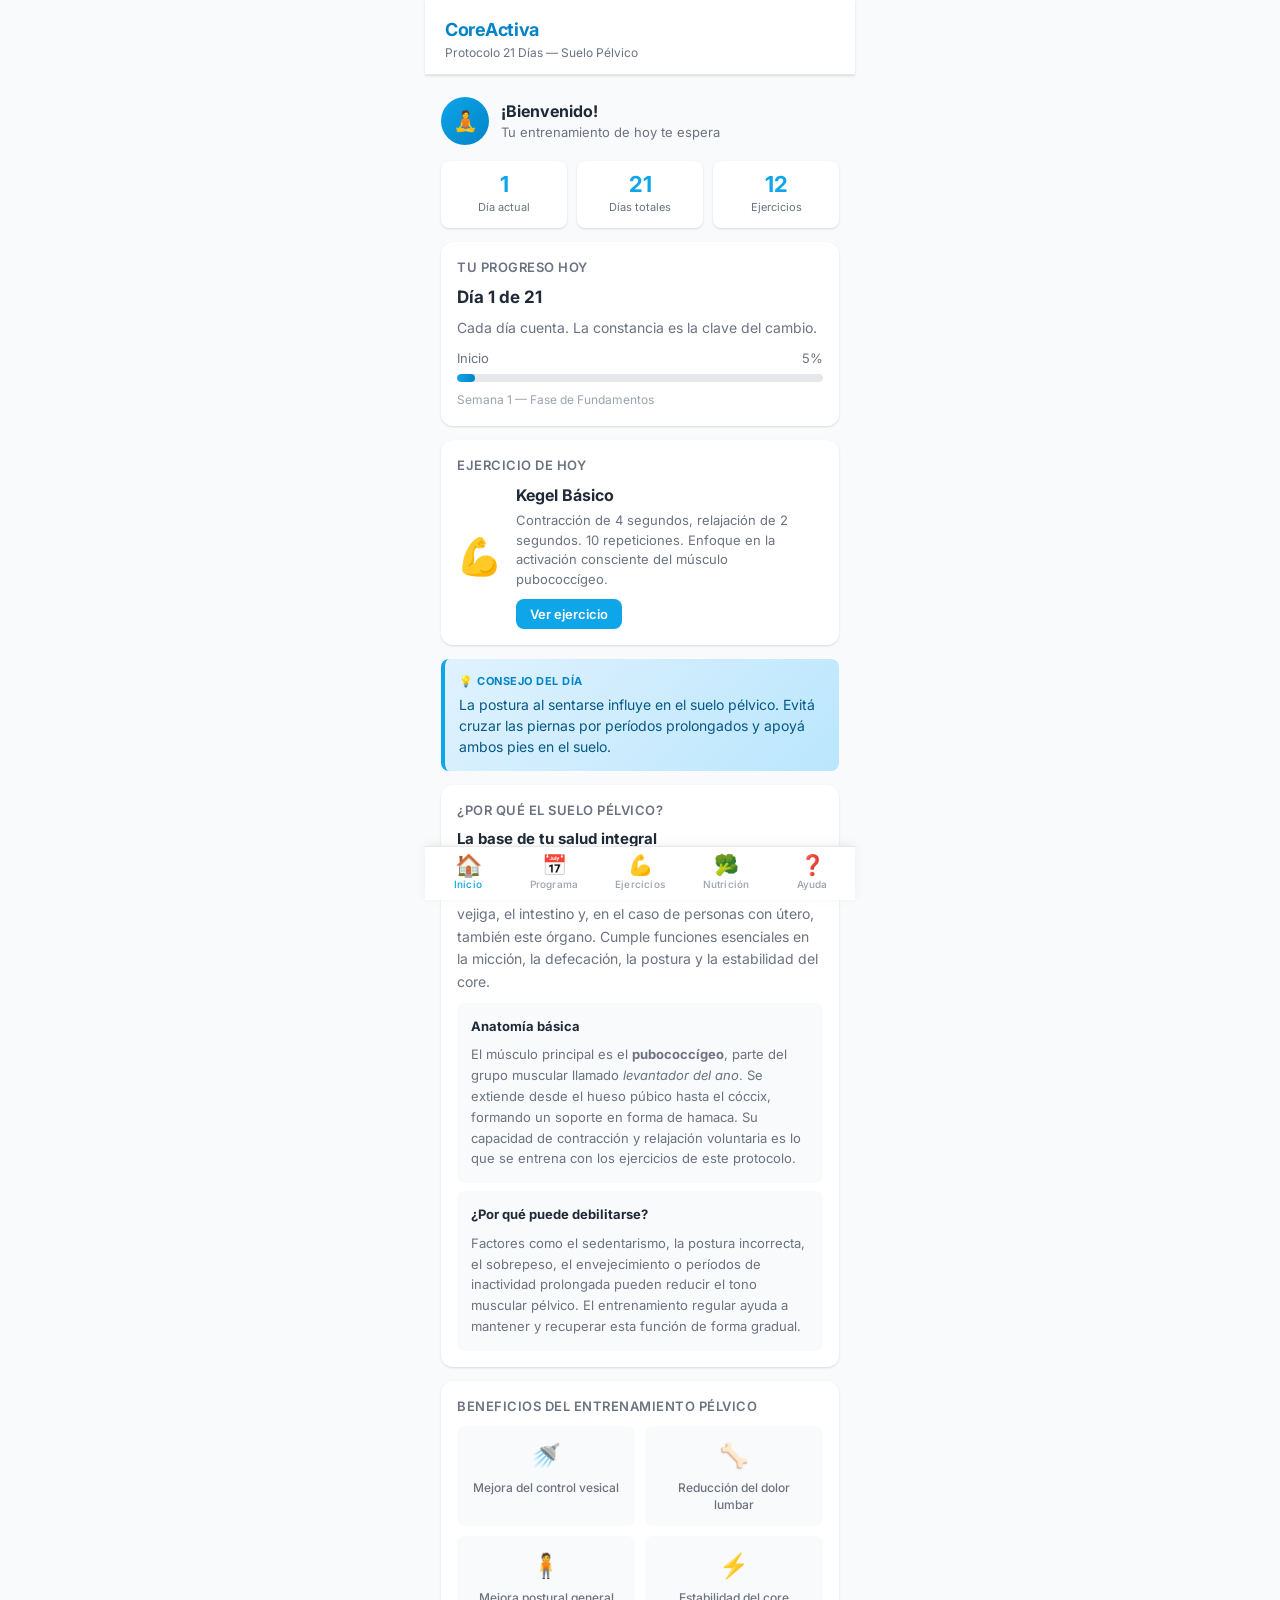
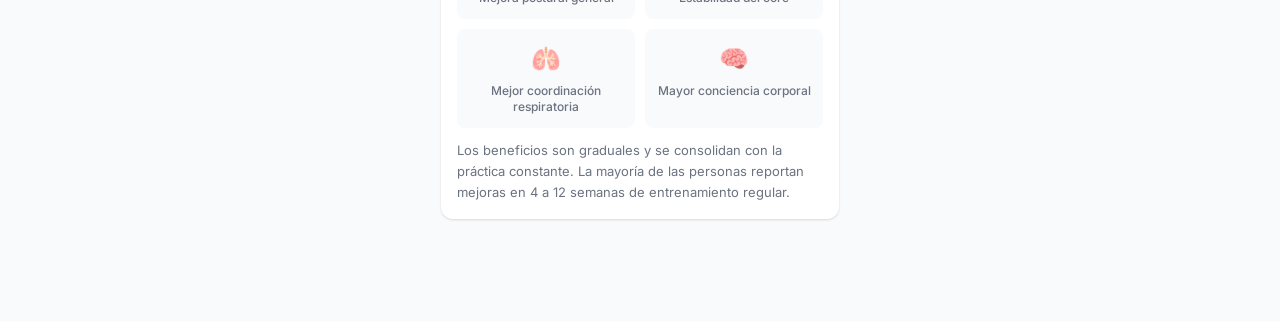
<file: white.html>
<!DOCTYPE html>
<html lang="es">
<head>
  <meta charset="UTF-8" />
  <meta name="viewport" content="width=device-width, initial-scale=1.0, maximum-scale=1.0, user-scalable=no" />
  <title>CoreActiva — Protocolo 21 Días</title>
  <link rel="preconnect" href="https://fonts.googleapis.com" />
  <link href="https://fonts.googleapis.com/css2?family=Inter:wght@300;400;500;600;700&display=swap" rel="stylesheet" />
  <style>
    *, *::before, *::after { box-sizing: border-box; margin: 0; padding: 0; }

    :root {
      --bg: #F9FAFB;
      --surface: #FFFFFF;
      --accent: #0EA5E9;
      --accent-dark: #0284C7;
      --accent-light: #E0F2FE;
      --text: #1F2937;
      --text-secondary: #6B7280;
      --text-light: #9CA3AF;
      --border: #E5E7EB;
      --success: #10B981;
      --warning: #F59E0B;
      --radius: 12px;
      --radius-sm: 8px;
      --shadow: 0 1px 3px rgba(0,0,0,0.08), 0 1px 2px rgba(0,0,0,0.06);
      --shadow-md: 0 4px 6px rgba(0,0,0,0.07), 0 2px 4px rgba(0,0,0,0.06);
    }

    html, body {
      height: 100%;
      font-family: 'Inter', sans-serif;
      background: var(--bg);
      color: var(--text);
      font-size: 16px;
      line-height: 1.5;
    }

    body {
      display: flex;
      justify-content: center;
      align-items: flex-start;
      min-height: 100vh;
    }

    #app {
      width: 100%;
      max-width: 430px;
      min-height: 100vh;
      background: var(--bg);
      position: relative;
      padding-bottom: 80px;
    }

    /* ─── TOP HEADER ─── */
    .top-header {
      background: var(--surface);
      padding: 16px 20px 12px;
      border-bottom: 1px solid var(--border);
      position: sticky;
      top: 0;
      z-index: 10;
      box-shadow: var(--shadow);
    }

    .top-header h1 {
      font-size: 18px;
      font-weight: 700;
      color: var(--accent-dark);
      letter-spacing: -0.3px;
    }

    .top-header p {
      font-size: 12px;
      color: var(--text-secondary);
      margin-top: 1px;
    }

    /* ─── SECTIONS ─── */
    .section { display: none; padding: 16px 16px 8px; }
    .section.active { display: block; }

    /* ─── CARD ─── */
    .card {
      background: var(--surface);
      border-radius: var(--radius);
      padding: 16px;
      margin-bottom: 14px;
      box-shadow: var(--shadow);
    }

    .card-title {
      font-size: 13px;
      font-weight: 600;
      color: var(--text-secondary);
      text-transform: uppercase;
      letter-spacing: 0.5px;
      margin-bottom: 8px;
    }

    .card h2 {
      font-size: 17px;
      font-weight: 700;
      color: var(--text);
      margin-bottom: 6px;
    }

    .card p {
      font-size: 14px;
      color: var(--text-secondary);
      line-height: 1.6;
    }

    /* ─── PROGRESS BAR ─── */
    .progress-wrap { margin: 10px 0 4px; }
    .progress-label {
      display: flex;
      justify-content: space-between;
      font-size: 13px;
      color: var(--text-secondary);
      margin-bottom: 6px;
    }
    .progress-bar {
      height: 8px;
      background: var(--border);
      border-radius: 999px;
      overflow: hidden;
    }
    .progress-fill {
      height: 100%;
      background: linear-gradient(90deg, var(--accent), var(--accent-dark));
      border-radius: 999px;
      transition: width 0.5s ease;
    }

    /* ─── BADGE ─── */
    .badge {
      display: inline-block;
      padding: 3px 10px;
      border-radius: 999px;
      font-size: 11px;
      font-weight: 600;
      text-transform: uppercase;
      letter-spacing: 0.4px;
    }
    .badge-blue { background: var(--accent-light); color: var(--accent-dark); }
    .badge-green { background: #D1FAE5; color: #065F46; }
    .badge-yellow { background: #FEF3C7; color: #92400E; }
    .badge-gray { background: #F3F4F6; color: var(--text-secondary); }

    /* ─── BUTTON ─── */
    .btn {
      display: inline-block;
      padding: 10px 20px;
      background: var(--accent);
      color: #fff;
      border: none;
      border-radius: var(--radius-sm);
      font-size: 14px;
      font-weight: 600;
      cursor: pointer;
      transition: background 0.2s;
      font-family: inherit;
      width: 100%;
      text-align: center;
    }
    .btn:active { background: var(--accent-dark); }
    .btn-outline {
      background: transparent;
      color: var(--accent);
      border: 1.5px solid var(--accent);
    }
    .btn-outline:active { background: var(--accent-light); }
    .btn-sm {
      padding: 7px 14px;
      font-size: 13px;
      width: auto;
    }

    /* ─── TIP CARD ─── */
    .tip-card {
      background: linear-gradient(135deg, #E0F2FE, #BAE6FD);
      border-left: 4px solid var(--accent);
      border-radius: var(--radius-sm);
      padding: 14px;
      margin-bottom: 14px;
    }
    .tip-card .tip-label {
      font-size: 11px;
      font-weight: 700;
      color: var(--accent-dark);
      text-transform: uppercase;
      letter-spacing: 0.5px;
      margin-bottom: 4px;
    }
    .tip-card p {
      font-size: 14px;
      color: #075985;
      line-height: 1.5;
    }

    /* ─── SECTION TITLE ─── */
    .section-title {
      font-size: 20px;
      font-weight: 700;
      color: var(--text);
      margin-bottom: 4px;
    }
    .section-subtitle {
      font-size: 14px;
      color: var(--text-secondary);
      margin-bottom: 16px;
    }

    /* ─── WEEK BLOCK (Programa) ─── */
    .week-block {
      border-radius: var(--radius);
      overflow: hidden;
      margin-bottom: 14px;
      box-shadow: var(--shadow);
    }
    .week-header {
      padding: 14px 16px;
      display: flex;
      align-items: center;
      gap: 12px;
      cursor: pointer;
      user-select: none;
    }
    .week-header .week-icon {
      width: 40px;
      height: 40px;
      border-radius: 50%;
      display: flex;
      align-items: center;
      justify-content: center;
      font-size: 20px;
      flex-shrink: 0;
    }
    .week-header .week-info { flex: 1; }
    .week-header .week-info h3 {
      font-size: 15px;
      font-weight: 700;
      color: var(--text);
    }
    .week-header .week-info p {
      font-size: 12px;
      color: var(--text-secondary);
      margin-top: 1px;
    }
    .week-arrow {
      font-size: 14px;
      color: var(--text-light);
      transition: transform 0.25s;
    }
    .week-block.open .week-arrow { transform: rotate(90deg); }

    .week-body {
      display: none;
      padding: 0 16px 14px;
      background: var(--surface);
    }
    .week-block.open .week-body { display: block; }

    .day-item {
      display: flex;
      align-items: flex-start;
      gap: 12px;
      padding: 10px 0;
      border-bottom: 1px solid var(--border);
    }
    .day-item:last-child { border-bottom: none; }
    .day-number {
      width: 28px;
      height: 28px;
      border-radius: 50%;
      background: var(--accent-light);
      color: var(--accent-dark);
      font-size: 12px;
      font-weight: 700;
      display: flex;
      align-items: center;
      justify-content: center;
      flex-shrink: 0;
      margin-top: 1px;
    }
    .day-info h4 {
      font-size: 14px;
      font-weight: 600;
      color: var(--text);
    }
    .day-info p {
      font-size: 13px;
      color: var(--text-secondary);
      margin-top: 2px;
    }

    /* ─── EXERCISE CARD ─── */
    .exercise-card {
      background: var(--surface);
      border-radius: var(--radius);
      margin-bottom: 12px;
      box-shadow: var(--shadow);
      overflow: hidden;
    }
    .exercise-header {
      padding: 14px 16px;
      display: flex;
      align-items: center;
      gap: 12px;
      cursor: pointer;
      user-select: none;
    }
    .exercise-icon {
      width: 44px;
      height: 44px;
      border-radius: 10px;
      background: var(--accent-light);
      display: flex;
      align-items: center;
      justify-content: center;
      font-size: 22px;
      flex-shrink: 0;
    }
    .exercise-meta { flex: 1; }
    .exercise-meta h3 {
      font-size: 15px;
      font-weight: 700;
      color: var(--text);
    }
    .exercise-meta .meta-row {
      display: flex;
      gap: 6px;
      margin-top: 5px;
      flex-wrap: wrap;
    }
    .exercise-toggle {
      font-size: 14px;
      color: var(--text-light);
      transition: transform 0.25s;
    }
    .exercise-card.open .exercise-toggle { transform: rotate(90deg); }

    .exercise-body {
      display: none;
      padding: 0 16px 16px;
      border-top: 1px solid var(--border);
    }
    .exercise-card.open .exercise-body { display: block; }

    .exercise-body p {
      font-size: 14px;
      color: var(--text-secondary);
      line-height: 1.6;
      margin-bottom: 12px;
    }

    .exercise-body h4 {
      font-size: 13px;
      font-weight: 700;
      color: var(--text);
      margin-bottom: 8px;
      margin-top: 12px;
      text-transform: uppercase;
      letter-spacing: 0.3px;
    }

    .steps-list {
      list-style: none;
      counter-reset: steps;
    }
    .steps-list li {
      counter-increment: steps;
      display: flex;
      gap: 10px;
      margin-bottom: 8px;
      font-size: 14px;
      color: var(--text-secondary);
      line-height: 1.5;
    }
    .steps-list li::before {
      content: counter(steps);
      min-width: 22px;
      height: 22px;
      background: var(--accent);
      color: #fff;
      border-radius: 50%;
      font-size: 11px;
      font-weight: 700;
      display: flex;
      align-items: center;
      justify-content: center;
      flex-shrink: 0;
      margin-top: 1px;
    }

    .muscles-row {
      display: flex;
      flex-wrap: wrap;
      gap: 6px;
      margin-top: 6px;
    }

    .benefit-list {
      list-style: none;
    }
    .benefit-list li {
      font-size: 14px;
      color: var(--text-secondary);
      padding: 4px 0;
      display: flex;
      align-items: flex-start;
      gap: 8px;
      line-height: 1.5;
    }
    .benefit-list li::before {
      content: "✓";
      color: var(--success);
      font-weight: 700;
      flex-shrink: 0;
    }

    /* ─── NUTRICIÓN ─── */
    .nutri-section { margin-bottom: 20px; }
    .nutri-section h3 {
      font-size: 16px;
      font-weight: 700;
      color: var(--text);
      margin-bottom: 10px;
      padding-bottom: 8px;
      border-bottom: 2px solid var(--accent-light);
    }

    .nutri-item {
      display: flex;
      gap: 12px;
      padding: 12px;
      background: var(--surface);
      border-radius: var(--radius-sm);
      margin-bottom: 8px;
      box-shadow: var(--shadow);
    }
    .nutri-icon {
      font-size: 26px;
      width: 40px;
      flex-shrink: 0;
      text-align: center;
    }
    .nutri-info h4 {
      font-size: 14px;
      font-weight: 600;
      color: var(--text);
      margin-bottom: 2px;
    }
    .nutri-info p {
      font-size: 13px;
      color: var(--text-secondary);
      line-height: 1.5;
    }

    .meal-plan {
      background: var(--surface);
      border-radius: var(--radius);
      overflow: hidden;
      box-shadow: var(--shadow);
    }
    .meal-row {
      padding: 12px 16px;
      border-bottom: 1px solid var(--border);
    }
    .meal-row:last-child { border-bottom: none; }
    .meal-row h4 {
      font-size: 13px;
      font-weight: 700;
      color: var(--accent-dark);
      margin-bottom: 4px;
      text-transform: uppercase;
      letter-spacing: 0.3px;
    }
    .meal-row p {
      font-size: 14px;
      color: var(--text-secondary);
      line-height: 1.5;
    }

    /* ─── FAQ ─── */
    .faq-item {
      background: var(--surface);
      border-radius: var(--radius-sm);
      margin-bottom: 8px;
      box-shadow: var(--shadow);
      overflow: hidden;
    }
    .faq-question {
      padding: 14px 16px;
      font-size: 14px;
      font-weight: 600;
      color: var(--text);
      cursor: pointer;
      display: flex;
      justify-content: space-between;
      align-items: center;
      gap: 10px;
      user-select: none;
    }
    .faq-question .faq-arrow {
      font-size: 14px;
      color: var(--text-light);
      transition: transform 0.25s;
      flex-shrink: 0;
    }
    .faq-item.open .faq-arrow { transform: rotate(90deg); }

    .faq-answer {
      display: none;
      padding: 0 16px 14px;
      font-size: 14px;
      color: var(--text-secondary);
      line-height: 1.6;
      border-top: 1px solid var(--border);
    }
    .faq-item.open .faq-answer { display: block; }
    .faq-answer p { margin-bottom: 6px; }
    .faq-answer p:last-child { margin-bottom: 0; }

    /* ─── DISCLAIMER ─── */
    .disclaimer {
      background: #FEF9C3;
      border: 1px solid #FCD34D;
      border-radius: var(--radius-sm);
      padding: 12px 14px;
      font-size: 12px;
      color: #78350F;
      line-height: 1.5;
      margin: 16px 0 8px;
    }
    .disclaimer strong { font-weight: 700; }

    /* ─── BOTTOM NAV ─── */
    .bottom-nav {
      position: fixed;
      bottom: 0;
      left: 50%;
      transform: translateX(-50%);
      width: 100%;
      max-width: 430px;
      background: var(--surface);
      border-top: 1px solid var(--border);
      display: flex;
      z-index: 100;
      box-shadow: 0 -2px 10px rgba(0,0,0,0.06);
    }

    .nav-btn {
      flex: 1;
      display: flex;
      flex-direction: column;
      align-items: center;
      justify-content: center;
      padding: 8px 4px 10px;
      cursor: pointer;
      border: none;
      background: transparent;
      font-family: inherit;
      transition: color 0.2s;
      color: var(--text-light);
      gap: 3px;
      -webkit-tap-highlight-color: transparent;
    }
    .nav-btn .nav-icon { font-size: 20px; line-height: 1; }
    .nav-btn .nav-label { font-size: 10px; font-weight: 500; letter-spacing: 0.2px; }
    .nav-btn.active { color: var(--accent); }
    .nav-btn.active .nav-icon { transform: scale(1.1); }

    /* ─── PROFILE HEADER (Inicio) ─── */
    .profile-header {
      display: flex;
      align-items: center;
      gap: 12px;
      margin-bottom: 16px;
    }
    .avatar {
      width: 48px;
      height: 48px;
      border-radius: 50%;
      background: linear-gradient(135deg, var(--accent), var(--accent-dark));
      display: flex;
      align-items: center;
      justify-content: center;
      font-size: 20px;
      color: #fff;
      flex-shrink: 0;
    }
    .profile-info h2 {
      font-size: 16px;
      font-weight: 700;
      color: var(--text);
    }
    .profile-info p {
      font-size: 13px;
      color: var(--text-secondary);
    }

    /* ─── BENEFIT GRID ─── */
    .benefit-grid {
      display: grid;
      grid-template-columns: 1fr 1fr;
      gap: 10px;
      margin-top: 10px;
    }
    .benefit-cell {
      background: var(--bg);
      border-radius: var(--radius-sm);
      padding: 12px;
      text-align: center;
    }
    .benefit-cell .b-icon { font-size: 24px; margin-bottom: 6px; }
    .benefit-cell p {
      font-size: 12px;
      color: var(--text-secondary);
      font-weight: 500;
      line-height: 1.4;
    }

    /* ─── ANATOMY BOX ─── */
    .anatomy-box {
      background: var(--bg);
      border-radius: var(--radius-sm);
      padding: 14px;
      margin-top: 10px;
    }
    .anatomy-box h4 {
      font-size: 13px;
      font-weight: 700;
      color: var(--text);
      margin-bottom: 8px;
    }
    .anatomy-box p {
      font-size: 13px;
      color: var(--text-secondary);
      line-height: 1.6;
    }

    /* ─── TODAY EXERCISE CARD ─── */
    .today-exercise {
      display: flex;
      align-items: center;
      gap: 14px;
    }
    .today-exercise .ex-icon {
      font-size: 36px;
      flex-shrink: 0;
    }
    .today-exercise .ex-info h3 {
      font-size: 16px;
      font-weight: 700;
      color: var(--text);
      margin-bottom: 4px;
    }
    .today-exercise .ex-info p {
      font-size: 13px;
      color: var(--text-secondary);
      line-height: 1.5;
      margin-bottom: 10px;
    }

    /* ─── STATS ROW ─── */
    .stats-row {
      display: flex;
      gap: 10px;
      margin-bottom: 14px;
    }
    .stat-cell {
      flex: 1;
      background: var(--surface);
      border-radius: var(--radius-sm);
      padding: 12px;
      text-align: center;
      box-shadow: var(--shadow);
    }
    .stat-cell .stat-number {
      font-size: 22px;
      font-weight: 700;
      color: var(--accent);
      line-height: 1;
    }
    .stat-cell .stat-label {
      font-size: 11px;
      color: var(--text-secondary);
      margin-top: 4px;
    }

    /* ─── DIVIDER ─── */
    .divider {
      height: 1px;
      background: var(--border);
      margin: 14px 0;
    }

    /* ─── CATEGORY LABEL ─── */
    .cat-label {
      font-size: 12px;
      font-weight: 700;
      color: var(--text-secondary);
      text-transform: uppercase;
      letter-spacing: 0.8px;
      margin: 20px 0 10px;
      display: flex;
      align-items: center;
      gap: 8px;
    }
    .cat-label::after {
      content: "";
      flex: 1;
      height: 1px;
      background: var(--border);
    }

    /* ─── SCROLL HELPERS ─── */
    html { scroll-behavior: smooth; }

    /* ─── LOADING SCREEN ─── */
    #loading {
      position: fixed;
      inset: 0;
      background: var(--surface);
      display: flex;
      flex-direction: column;
      align-items: center;
      justify-content: center;
      z-index: 999;
      gap: 12px;
    }
    #loading h2 { font-size: 22px; font-weight: 700; color: var(--accent-dark); }
    #loading p { font-size: 13px; color: var(--text-secondary); }
    .spinner {
      width: 36px;
      height: 36px;
      border: 3px solid var(--accent-light);
      border-top-color: var(--accent);
      border-radius: 50%;
      animation: spin 0.8s linear infinite;
    }
    @keyframes spin { to { transform: rotate(360deg); } }
  </style>
</head>
<body>

<!-- Loading -->
<div id="loading">
  <div style="font-size:44px">🧘</div>
  <h2>CoreActiva</h2>
  <p>Cargando tu programa...</p>
  <div class="spinner"></div>
</div>

<div id="app">

  <!-- TOP HEADER -->
  <header class="top-header">
    <h1>CoreActiva</h1>
    <p>Protocolo 21 Días — Suelo Pélvico</p>
  </header>

  <!-- ════════════════════════════════════════
       SECCIÓN 1: INICIO
  ════════════════════════════════════════ -->
  <section id="sec-inicio" class="section active">

    <!-- Perfil -->
    <div class="profile-header" style="margin-top:6px;">
      <div class="avatar">🧘</div>
      <div class="profile-info">
        <h2>¡Bienvenido!</h2>
        <p>Tu entrenamiento de hoy te espera</p>
      </div>
    </div>

    <!-- Stats rápidas -->
    <div class="stats-row">
      <div class="stat-cell">
        <div class="stat-number" id="stat-day">1</div>
        <div class="stat-label">Día actual</div>
      </div>
      <div class="stat-cell">
        <div class="stat-number">21</div>
        <div class="stat-label">Días totales</div>
      </div>
      <div class="stat-cell">
        <div class="stat-number">12</div>
        <div class="stat-label">Ejercicios</div>
      </div>
    </div>

    <!-- Progreso -->
    <div class="card">
      <div class="card-title">Tu progreso hoy</div>
      <h2 id="progress-title">Día 1 de 21</h2>
      <p style="margin-bottom:10px;">Cada día cuenta. La constancia es la clave del cambio.</p>
      <div class="progress-wrap">
        <div class="progress-label">
          <span>Inicio</span>
          <span id="progress-pct">5%</span>
        </div>
        <div class="progress-bar">
          <div class="progress-fill" id="progress-fill" style="width:5%;"></div>
        </div>
      </div>
      <p style="font-size:12px; color:var(--text-light); margin-top:8px;">Semana 1 — Fase de Fundamentos</p>
    </div>

    <!-- Ejercicio del día -->
    <div class="card">
      <div class="card-title">Ejercicio de hoy</div>
      <div class="today-exercise">
        <div class="ex-icon">💪</div>
        <div class="ex-info">
          <h3>Kegel Básico</h3>
          <p>Contracción de 4 segundos, relajación de 2 segundos. 10 repeticiones. Enfoque en la activación consciente del músculo pubococcígeo.</p>
          <button class="btn btn-sm" onclick="navTo('ejercicios')">Ver ejercicio</button>
        </div>
      </div>
    </div>

    <!-- Consejo del día -->
    <div class="tip-card" id="tip-card">
      <div class="tip-label">💡 Consejo del día</div>
      <p id="tip-text">Cargando...</p>
    </div>

    <!-- Por qué el suelo pélvico -->
    <div class="card">
      <div class="card-title">¿Por qué el suelo pélvico?</div>
      <h2 style="font-size:15px; margin-bottom:8px;">La base de tu salud integral</h2>
      <p style="margin-bottom:10px;">
        El suelo pélvico es un conjunto de músculos, ligamentos y tejidos que forman el "piso" de la pelvis. Sostiene la vejiga, el intestino y, en el caso de personas con útero, también este órgano. Cumple funciones esenciales en la micción, la defecación, la postura y la estabilidad del core.
      </p>

      <div class="anatomy-box">
        <h4>Anatomía básica</h4>
        <p>
          El músculo principal es el <strong>pubococcígeo</strong>, parte del grupo muscular llamado <em>levantador del ano</em>. Se extiende desde el hueso púbico hasta el cóccix, formando un soporte en forma de hamaca. Su capacidad de contracción y relajación voluntaria es lo que se entrena con los ejercicios de este protocolo.
        </p>
      </div>

      <div class="anatomy-box" style="margin-top:8px;">
        <h4>¿Por qué puede debilitarse?</h4>
        <p>
          Factores como el sedentarismo, la postura incorrecta, el sobrepeso, el envejecimiento o períodos de inactividad prolongada pueden reducir el tono muscular pélvico. El entrenamiento regular ayuda a mantener y recuperar esta función de forma gradual.
        </p>
      </div>
    </div>

    <!-- Beneficios -->
    <div class="card">
      <div class="card-title">Beneficios del entrenamiento pélvico</div>
      <div class="benefit-grid">
        <div class="benefit-cell">
          <div class="b-icon">🚿</div>
          <p>Mejora del control vesical</p>
        </div>
        <div class="benefit-cell">
          <div class="b-icon">🦴</div>
          <p>Reducción del dolor lumbar</p>
        </div>
        <div class="benefit-cell">
          <div class="b-icon">🧍</div>
          <p>Mejora postural general</p>
        </div>
        <div class="benefit-cell">
          <div class="b-icon">⚡</div>
          <p>Estabilidad del core</p>
        </div>
        <div class="benefit-cell">
          <div class="b-icon">🫁</div>
          <p>Mejor coordinación respiratoria</p>
        </div>
        <div class="benefit-cell">
          <div class="b-icon">🧠</div>
          <p>Mayor conciencia corporal</p>
        </div>
      </div>
      <p style="margin-top:12px; font-size:13px; color:var(--text-secondary);">
        Los beneficios son graduales y se consolidan con la práctica constante. La mayoría de las personas reportan mejoras en 4 a 12 semanas de entrenamiento regular.
      </p>
    </div>

  </section>

  <!-- ════════════════════════════════════════
       SECCIÓN 2: PROGRAMA
  ════════════════════════════════════════ -->
  <section id="sec-programa" class="section">

    <p class="section-title" style="margin-top:6px;">Programa de 21 Días</p>
    <p class="section-subtitle">Un protocolo estructurado por fases para desarrollar el tono muscular pélvico de forma progresiva y segura.</p>

    <!-- Intro -->
    <div class="card">
      <div class="card-title">¿Cómo funciona?</div>
      <h2 style="font-size:15px; margin-bottom:8px;">Progresión en 3 semanas</h2>
      <p>
        Este protocolo está diseñado en tres fases de siete días. Cada semana introduce estímulos nuevos que permiten que el organismo se adapte de forma gradual. No es necesario tener experiencia previa.
      </p>
      <div class="divider"></div>
      <ul class="benefit-list">
        <li>Sesiones de 10 a 20 minutos por día</li>
        <li>Sin equipamiento — solo el propio cuerpo</li>
        <li>Puede realizarse en cualquier posición cómoda</li>
        <li>Compatible con otras rutinas de actividad física</li>
        <li>Resultados graduales con práctica constante</li>
      </ul>
    </div>

    <!-- Semana 1 -->
    <div class="week-block open" style="background:var(--surface);">
      <div class="week-header" onclick="toggleWeek(this)">
        <div class="week-icon" style="background:#DBEAFE;">🌱</div>
        <div class="week-info">
          <h3>Semana 1 — Fundamentos</h3>
          <p>Días 1 al 7 · Conciencia corporal y activación básica</p>
        </div>
        <span class="week-arrow">▶</span>
      </div>
      <div class="week-body">
        <p style="font-size:13px; color:var(--text-secondary); margin-bottom:10px;">
          El objetivo de esta semana es aprender a identificar y activar el suelo pélvico de forma aislada. Muchas personas nunca han prestado atención consciente a esta zona, por lo que la prioridad es la conciencia, no la intensidad.
        </p>

        <div class="day-item">
          <div class="day-number">1</div>
          <div class="day-info">
            <h4>Respiración diafragmática</h4>
            <p>Conoce el ciclo respiratorio y su relación con el piso pélvico. 10 min.</p>
          </div>
        </div>
        <div class="day-item">
          <div class="day-number">2</div>
          <div class="day-info">
            <h4>Kegel básico (primera sesión)</h4>
            <p>Identificación del músculo pubococcígeo. 10 repeticiones de 4s. 10 min.</p>
          </div>
        </div>
        <div class="day-item">
          <div class="day-number">3</div>
          <div class="day-info">
            <h4>Kegel básico + respiración</h4>
            <p>Coordinación entre contracción pélvica y exhalación. 15 min.</p>
          </div>
        </div>
        <div class="day-item">
          <div class="day-number">4</div>
          <div class="day-info">
            <h4>Kegel rápido (flutter)</h4>
            <p>Primera exposición a contracciones de velocidad corta. 20 repeticiones. 10 min.</p>
          </div>
        </div>
        <div class="day-item">
          <div class="day-number">5</div>
          <div class="day-info">
            <h4>Puente de glúteos básico</h4>
            <p>Ejercicio complementario para activar glúteo mayor y lumbar. 3 series de 8. 15 min.</p>
          </div>
        </div>
        <div class="day-item">
          <div class="day-number">6</div>
          <div class="day-info">
            <h4>Kegel básico + Puente</h4>
            <p>Primera sesión combinada. Integración de movimientos. 20 min.</p>
          </div>
        </div>
        <div class="day-item">
          <div class="day-number">7</div>
          <div class="day-info">
            <h4>Día de revisión y movilidad</h4>
            <p>Repaso de la semana. Estiramiento de cadera y figura cuatro. 15 min.</p>
          </div>
        </div>
      </div>
    </div>

    <!-- Semana 2 -->
    <div class="week-block" style="background:var(--surface);">
      <div class="week-header" onclick="toggleWeek(this)">
        <div class="week-icon" style="background:#D1FAE5;">🌿</div>
        <div class="week-info">
          <h3>Semana 2 — Progresión</h3>
          <p>Días 8 al 14 · Intensidad y ejercicios complementarios</p>
        </div>
        <span class="week-arrow">▶</span>
      </div>
      <div class="week-body">
        <p style="font-size:13px; color:var(--text-secondary); margin-bottom:10px;">
          Con la base de la semana anterior, se introducen estímulos de mayor duración e intensidad. Los ejercicios complementarios amplifican el trabajo pélvico al involucrar grupos musculares adyacentes.
        </p>

        <div class="day-item">
          <div class="day-number">8</div>
          <div class="day-info">
            <h4>Kegel sostenido (10 segundos)</h4>
            <p>Primer trabajo de resistencia muscular. 5 repeticiones. 15 min.</p>
          </div>
        </div>
        <div class="day-item">
          <div class="day-number">9</div>
          <div class="day-info">
            <h4>Sentadilla pélvica</h4>
            <p>Movimiento funcional que activa glúteo, cuádriceps y suelo pélvico. 3 x 10. 15 min.</p>
          </div>
        </div>
        <div class="day-item">
          <div class="day-number">10</div>
          <div class="day-info">
            <h4>Kegel rápido + sostenido (alternado)</h4>
            <p>Trabajo de velocidad y resistencia en la misma sesión. 20 min.</p>
          </div>
        </div>
        <div class="day-item">
          <div class="day-number">11</div>
          <div class="day-info">
            <h4>Postura del jinete + elevación lateral</h4>
            <p>Estabilidad de cadera y aductores. Conexión con el core profundo. 20 min.</p>
          </div>
        </div>
        <div class="day-item">
          <div class="day-number">12</div>
          <div class="day-info">
            <h4>Puente de glúteos con pulso</h4>
            <p>Variación del puente con pequeñas elevaciones sostenidas. 3 x 12. 15 min.</p>
          </div>
        </div>
        <div class="day-item">
          <div class="day-number">13</div>
          <div class="day-info">
            <h4>Sesión completa de Kegel (básico + rápido + sostenido)</h4>
            <p>Protocolo combinado de 3 variantes. 20 min.</p>
          </div>
        </div>
        <div class="day-item">
          <div class="day-number">14</div>
          <div class="day-info">
            <h4>Día de movilidad y estiramiento</h4>
            <p>Estiramiento de cadera frontal, rodilla al pecho, figura cuatro. 15 min.</p>
          </div>
        </div>
      </div>
    </div>

    <!-- Semana 3 -->
    <div class="week-block" style="background:var(--surface);">
      <div class="week-header" onclick="toggleWeek(this)">
        <div class="week-icon" style="background:#FEF3C7;">🌳</div>
        <div class="week-info">
          <h3>Semana 3 — Integración</h3>
          <p>Días 15 al 21 · Rutina completa y hábitos sostenibles</p>
        </div>
        <span class="week-arrow">▶</span>
      </div>
      <div class="week-body">
        <p style="font-size:13px; color:var(--text-secondary); margin-bottom:10px;">
          La última semana consolida todo lo aprendido. El foco está en crear un hábito sostenible más allá del protocolo de 21 días, integrando los ejercicios en la vida diaria.
        </p>

        <div class="day-item">
          <div class="day-number">15</div>
          <div class="day-info">
            <h4>Rutina completa (primera vez)</h4>
            <p>Kegel básico + puente + sentadilla pélvica + estiramiento. 25 min.</p>
          </div>
        </div>
        <div class="day-item">
          <div class="day-number">16</div>
          <div class="day-info">
            <h4>Kegel sostenido avanzado (15 segundos)</h4>
            <p>Mayor demanda de resistencia muscular. 5 repeticiones con descanso de 8s. 20 min.</p>
          </div>
        </div>
        <div class="day-item">
          <div class="day-number">17</div>
          <div class="day-info">
            <h4>Sentadilla + postura del jinete + pedaleo</h4>
            <p>Circuito de ejercicios complementarios. 2 rondas. 25 min.</p>
          </div>
        </div>
        <div class="day-item">
          <div class="day-number">18</div>
          <div class="day-info">
            <h4>Rutina completa + respiración coordinada</h4>
            <p>Integración total de todos los elementos del protocolo. 25 min.</p>
          </div>
        </div>
        <div class="day-item">
          <div class="day-number">19</div>
          <div class="day-info">
            <h4>Protocolo de mantenimiento</h4>
            <p>Diseño de una rutina semanal para continuar después de los 21 días. 20 min.</p>
          </div>
        </div>
        <div class="day-item">
          <div class="day-number">20</div>
          <div class="day-info">
            <h4>Sesión libre — repetir el día favorito</h4>
            <p>Escoge la sesión que más disfrutaste y repítela. Refuerzo del hábito. 20 min.</p>
          </div>
        </div>
        <div class="day-item">
          <div class="day-number">21</div>
          <div class="day-info">
            <h4>🎯 Rutina final y cierre del protocolo</h4>
            <p>Rutina completa. Reflexión sobre los cambios percibidos. Planificación de hábitos futuros.</p>
          </div>
        </div>
      </div>
    </div>

    <div class="disclaimer">
      <strong>Nota clínica:</strong> La progresión de este programa es orientativa. Si en algún momento sentís molestia, detené el ejercicio y consultá con un profesional de salud antes de continuar.
    </div>

  </section>

  <!-- ════════════════════════════════════════
       SECCIÓN 3: EJERCICIOS
  ════════════════════════════════════════ -->
  <section id="sec-ejercicios" class="section">

    <p class="section-title" style="margin-top:6px;">Biblioteca de Ejercicios</p>
    <p class="section-subtitle">Tocá cada tarjeta para ver la descripción completa, el paso a paso y los músculos involucrados.</p>

    <div class="cat-label">Suelo pélvico</div>

    <!-- KEGEL BÁSICO -->
    <div class="exercise-card">
      <div class="exercise-header" onclick="toggleExercise(this)">
        <div class="exercise-icon">💪</div>
        <div class="exercise-meta">
          <h3>Kegel Básico</h3>
          <div class="meta-row">
            <span class="badge badge-green">Básico</span>
            <span class="badge badge-gray">⏱ 10 min</span>
            <span class="badge badge-blue">10 rep.</span>
          </div>
        </div>
        <span class="exercise-toggle">▶</span>
      </div>
      <div class="exercise-body">
        <p>
          El ejercicio Kegel básico consiste en la contracción voluntaria y controlada del músculo pubococcígeo, seguida de una relajación completa. Es el pilar fundamental de todo programa de entrenamiento del suelo pélvico y el punto de partida para cualquier nivel de condición física.
        </p>
        <h4>Cómo hacerlo</h4>
        <ol class="steps-list">
          <li>Adoptá una posición cómoda — acostado, sentado o de pie. Asegurate de que los músculos de glúteos, abdomen y muslos estén relajados.</li>
          <li>Identificá el músculo del suelo pélvico: es el mismo que usarías para detener el flujo de orina a mitad de camino.</li>
          <li>Contraé lentamente ese músculo hacia adentro y hacia arriba. La contracción debe ser suave, no brusca.</li>
          <li>Mantené la contracción durante 4 segundos, respirando normalmente. No aguantes la respiración.</li>
          <li>Relajá completamente durante 2 segundos. La relajación es tan importante como la contracción.</li>
          <li>Repetí 10 veces. Eso es una serie.</li>
          <li>Descansá 1 minuto y realizá 2 series más si es posible.</li>
        </ol>
        <h4>Músculos trabajados</h4>
        <div class="muscles-row">
          <span class="badge badge-blue">Pubococcígeo</span>
          <span class="badge badge-blue">Iliococcígeo</span>
          <span class="badge badge-blue">Músculo del esfínter</span>
        </div>
        <h4>Beneficios</h4>
        <ul class="benefit-list">
          <li>Mejora del tono muscular del suelo pélvico</li>
          <li>Mayor control sobre la vejiga</li>
          <li>Contribuye a la estabilidad lumbopélvica</li>
          <li>Base para ejercicios más avanzados</li>
        </ul>
      </div>
    </div>

    <!-- KEGEL RÁPIDO -->
    <div class="exercise-card">
      <div class="exercise-header" onclick="toggleExercise(this)">
        <div class="exercise-icon">⚡</div>
        <div class="exercise-meta">
          <h3>Kegel Rápido (Flutter)</h3>
          <div class="meta-row">
            <span class="badge badge-yellow">Intermedio</span>
            <span class="badge badge-gray">⏱ 8 min</span>
            <span class="badge badge-blue">20 rep.</span>
          </div>
        </div>
        <span class="exercise-toggle">▶</span>
      </div>
      <div class="exercise-body">
        <p>
          El Kegel rápido, también conocido como "flutter", trabaja la velocidad de respuesta del músculo pélvico. En lugar de contracciones prolongadas, se realizan contracciones breves y rítmicas que estimulan las fibras musculares de contracción rápida. Es complementario al Kegel básico.
        </p>
        <h4>Cómo hacerlo</h4>
        <ol class="steps-list">
          <li>Adoptá una posición cómoda con la musculatura de glúteos y abdomen relajada.</li>
          <li>Contraé el suelo pélvico rápidamente durante 1 segundo.</li>
          <li>Relajá completamente durante 1 segundo.</li>
          <li>Repetí esta secuencia rítmica 20 veces sin pausar.</li>
          <li>Descansá 30 segundos entre series.</li>
          <li>Realizá 2 a 3 series por sesión.</li>
        </ol>
        <h4>Músculos trabajados</h4>
        <div class="muscles-row">
          <span class="badge badge-blue">Pubococcígeo</span>
          <span class="badge badge-blue">Fibras de contracción rápida</span>
        </div>
        <h4>Beneficios</h4>
        <ul class="benefit-list">
          <li>Mejora la velocidad de respuesta muscular ante esfuerzos (tos, estornudo)</li>
          <li>Complementa el trabajo de resistencia del Kegel básico</li>
          <li>Aumenta la coordinación neuromuscular pélvica</li>
        </ul>
      </div>
    </div>

    <!-- KEGEL SOSTENIDO -->
    <div class="exercise-card">
      <div class="exercise-header" onclick="toggleExercise(this)">
        <div class="exercise-icon">🏋️</div>
        <div class="exercise-meta">
          <h3>Kegel Sostenido</h3>
          <div class="meta-row">
            <span class="badge badge-yellow">Intermedio</span>
            <span class="badge badge-gray">⏱ 10 min</span>
            <span class="badge badge-blue">5 rep.</span>
          </div>
        </div>
        <span class="exercise-toggle">▶</span>
      </div>
      <div class="exercise-body">
        <p>
          El Kegel sostenido exige una contracción mantenida durante un período más largo (entre 10 y 15 segundos). Este tipo de trabajo desarrolla la resistencia de las fibras musculares de contracción lenta, que son las responsables del tono basal del suelo pélvico.
        </p>
        <h4>Cómo hacerlo</h4>
        <ol class="steps-list">
          <li>Adoptá una posición cómoda. Relajá glúteos, abdomen y muslos.</li>
          <li>Contraé el músculo pélvico de forma gradual, como si lo "elevaras" en varios pisos.</li>
          <li>Mantené la contracción máxima durante 10 segundos. Respirá con normalidad.</li>
          <li>Relajá lentamente durante 5 segundos, también de forma escalonada.</li>
          <li>Repetí 5 veces. Descansá 2 minutos entre series.</li>
          <li>Cuando esta duración se vuelva cómoda, avanzá a 12-15 segundos de contracción.</li>
        </ol>
        <h4>Músculos trabajados</h4>
        <div class="muscles-row">
          <span class="badge badge-blue">Pubococcígeo</span>
          <span class="badge badge-blue">Iliococcígeo</span>
          <span class="badge badge-blue">Fibras de contracción lenta</span>
        </div>
        <h4>Beneficios</h4>
        <ul class="benefit-list">
          <li>Desarrolla la resistencia muscular del suelo pélvico</li>
          <li>Mejora el tono en reposo</li>
          <li>Contribuye a la continencia urinaria en esfuerzos prolongados</li>
        </ul>
      </div>
    </div>

    <!-- RESPIRACIÓN DIAFRAGMÁTICA -->
    <div class="exercise-card">
      <div class="exercise-header" onclick="toggleExercise(this)">
        <div class="exercise-icon">🫁</div>
        <div class="exercise-meta">
          <h3>Respiración Diafragmática</h3>
          <div class="meta-row">
            <span class="badge badge-green">Básico</span>
            <span class="badge badge-gray">⏱ 8 min</span>
            <span class="badge badge-blue">Fundamento</span>
          </div>
        </div>
        <span class="exercise-toggle">▶</span>
      </div>
      <div class="exercise-body">
        <p>
          La respiración diafragmática es la base de todo el protocolo. El diafragma y el suelo pélvico funcionan de forma sinérgica: cuando inhalás, el diafragma desciende y el suelo pélvico se relaja ligeramente; cuando exhalás, el diafragma sube y el suelo pélvico se eleva. Aprender esta coordinación es fundamental antes de progresar con cualquier otro ejercicio.
        </p>
        <h4>Cómo hacerlo</h4>
        <ol class="steps-list">
          <li>Acostáte boca arriba con las rodillas dobladas, pies en el suelo. Colocá una mano en el pecho y otra en el abdomen.</li>
          <li>Inhalá lentamente por la nariz durante 4 segundos. El abdomen debe elevarse; el pecho debe moverse lo menos posible.</li>
          <li>Mantené el aire 2 segundos.</li>
          <li>Exhalá lentamente por la boca durante 6 segundos. Notá cómo el abdomen desciende.</li>
          <li>Al exhalar, realizá una contracción suave del suelo pélvico hacia arriba.</li>
          <li>Al inhalar, relajá completamente el suelo pélvico.</li>
          <li>Repetí este ciclo 10 veces.</li>
        </ol>
        <h4>Músculos trabajados</h4>
        <div class="muscles-row">
          <span class="badge badge-blue">Diafragma</span>
          <span class="badge badge-blue">Suelo pélvico</span>
          <span class="badge badge-blue">Transverso abdominal</span>
        </div>
        <h4>Beneficios</h4>
        <ul class="benefit-list">
          <li>Activa el sistema nervioso parasimpático (relajación)</li>
          <li>Coordina el suelo pélvico con el movimiento respiratorio</li>
          <li>Reduce la tensión del core y la zona lumbar</li>
          <li>Mejora la oxigenación y el rendimiento general</li>
        </ul>
      </div>
    </div>

    <div class="cat-label">Ejercicios complementarios</div>

    <!-- PUENTE DE GLÚTEOS -->
    <div class="exercise-card">
      <div class="exercise-header" onclick="toggleExercise(this)">
        <div class="exercise-icon">🌉</div>
        <div class="exercise-meta">
          <h3>Puente de Glúteos</h3>
          <div class="meta-row">
            <span class="badge badge-green">Básico</span>
            <span class="badge badge-gray">⏱ 12 min</span>
            <span class="badge badge-blue">3 x 10</span>
          </div>
        </div>
        <span class="exercise-toggle">▶</span>
      </div>
      <div class="exercise-body">
        <p>
          El puente de glúteos es uno de los ejercicios más eficaces para trabajar el suelo pélvico de forma indirecta. Al elevar las caderas desde el suelo, se activa el glúteo mayor, los isquiotibiales y, por la presión que ejerce la posición sobre la pelvis, también el músculo pélvico.
        </p>
        <h4>Cómo hacerlo</h4>
        <ol class="steps-list">
          <li>Acostáte boca arriba. Doblá las rodillas a 90° con los pies planos en el suelo, separados al ancho de la cadera.</li>
          <li>Colocá los brazos a los lados del cuerpo, palmas hacia abajo.</li>
          <li>Inhalá. Al exhalar, contraé el suelo pélvico y elevá lentamente las caderas hasta que el cuerpo forme una línea recta desde hombros hasta rodillas.</li>
          <li>Mantené la posición 2 segundos en la cima, apretando los glúteos.</li>
          <li>Bajá lentamente vértebra por vértebra durante 3 segundos.</li>
          <li>Realizá 10 repeticiones. Descansá 60 segundos entre series. 3 series en total.</li>
        </ol>
        <h4>Músculos trabajados</h4>
        <div class="muscles-row">
          <span class="badge badge-blue">Glúteo mayor</span>
          <span class="badge badge-blue">Isquiotibiales</span>
          <span class="badge badge-blue">Suelo pélvico</span>
          <span class="badge badge-blue">Lumbar</span>
        </div>
        <h4>Beneficios</h4>
        <ul class="benefit-list">
          <li>Fortalece glúteos y musculatura posterior de la pierna</li>
          <li>Activa el suelo pélvico de forma funcional</li>
          <li>Mejora la postura y reduce el dolor lumbar</li>
          <li>Ejercicio de bajo impacto, apto para todos los niveles</li>
        </ul>
      </div>
    </div>

    <!-- SENTADILLA PÉLVICA -->
    <div class="exercise-card">
      <div class="exercise-header" onclick="toggleExercise(this)">
        <div class="exercise-icon">🦵</div>
        <div class="exercise-meta">
          <h3>Sentadilla Pélvica</h3>
          <div class="meta-row">
            <span class="badge badge-yellow">Intermedio</span>
            <span class="badge badge-gray">⏱ 15 min</span>
            <span class="badge badge-blue">3 x 10</span>
          </div>
        </div>
        <span class="exercise-toggle">▶</span>
      </div>
      <div class="exercise-body">
        <p>
          La sentadilla pélvica es una adaptación de la sentadilla convencional con énfasis en la activación consciente del suelo pélvico durante el movimiento. Es un ejercicio funcional que integra el trabajo pélvico con el movimiento cotidiano de ponerse de pie y sentarse.
        </p>
        <h4>Cómo hacerlo</h4>
        <ol class="steps-list">
          <li>Ponéte de pie con los pies separados al ancho de los hombros. Las puntas de los pies ligeramente hacia afuera.</li>
          <li>Inhalá mientras bajás la cadera hacia atrás y hacia abajo, como si fueras a sentarte en una silla. Relajá el suelo pélvico durante el descenso.</li>
          <li>Bajá hasta que los muslos estén paralelos al suelo (o hasta donde sea cómodo).</li>
          <li>Al exhalar y subir, contraé suavemente el suelo pélvico mientras extendés las piernas.</li>
          <li>Completá el movimiento de pie, sin trabar las rodillas.</li>
          <li>10 repeticiones por serie. 3 series.</li>
        </ol>
        <h4>Músculos trabajados</h4>
        <div class="muscles-row">
          <span class="badge badge-blue">Cuádriceps</span>
          <span class="badge badge-blue">Glúteos</span>
          <span class="badge badge-blue">Suelo pélvico</span>
          <span class="badge badge-blue">Core</span>
        </div>
        <h4>Beneficios</h4>
        <ul class="benefit-list">
          <li>Integra el suelo pélvico en movimientos funcionales</li>
          <li>Fortalece miembros inferiores y glúteos</li>
          <li>Mejora el equilibrio y la coordinación</li>
        </ul>
      </div>
    </div>

    <!-- POSTURA DEL JINETE -->
    <div class="exercise-card">
      <div class="exercise-header" onclick="toggleExercise(this)">
        <div class="exercise-icon">🐎</div>
        <div class="exercise-meta">
          <h3>Postura del Jinete</h3>
          <div class="meta-row">
            <span class="badge badge-green">Básico</span>
            <span class="badge badge-gray">⏱ 10 min</span>
            <span class="badge badge-blue">Estático</span>
          </div>
        </div>
        <span class="exercise-toggle">▶</span>
      </div>
      <div class="exercise-body">
        <p>
          La postura del jinete es un ejercicio isométrico que activa los aductores de la cadera y el suelo pélvico de forma simultánea. Imita la posición de montar a caballo y es especialmente útil para desarrollar conciencia de la zona media pélvica.
        </p>
        <h4>Cómo hacerlo</h4>
        <ol class="steps-list">
          <li>Ponéte de pie con los pies más anchos que los hombros. Las rodillas semiflexionadas.</li>
          <li>Bajá ligeramente la cadera, manteniendo el torso erecto y la espalda neutral.</li>
          <li>Colocá las manos en los muslos. Contraé los aductores (como si quisieras juntar los pies sin moverlos).</li>
          <li>Al mismo tiempo, realizá una contracción suave del suelo pélvico.</li>
          <li>Mantené 10 segundos respirando normalmente.</li>
          <li>Relajá 5 segundos. Repetí 8 veces.</li>
        </ol>
        <h4>Músculos trabajados</h4>
        <div class="muscles-row">
          <span class="badge badge-blue">Aductores</span>
          <span class="badge badge-blue">Suelo pélvico</span>
          <span class="badge badge-blue">Glúteo medio</span>
        </div>
        <h4>Beneficios</h4>
        <ul class="benefit-list">
          <li>Activa la cadena interna de la cadera</li>
          <li>Estabiliza la articulación coxofemoral</li>
          <li>Puede realizarse en cualquier lugar, sin equipamiento</li>
        </ul>
      </div>
    </div>

    <!-- ELEVACIÓN LATERAL -->
    <div class="exercise-card">
      <div class="exercise-header" onclick="toggleExercise(this)">
        <div class="exercise-icon">🦋</div>
        <div class="exercise-meta">
          <h3>Elevación de Pierna Lateral</h3>
          <div class="meta-row">
            <span class="badge badge-green">Básico</span>
            <span class="badge badge-gray">⏱ 10 min</span>
            <span class="badge badge-blue">3 x 12</span>
          </div>
        </div>
        <span class="exercise-toggle">▶</span>
      </div>
      <div class="exercise-body">
        <p>
          La elevación lateral de pierna trabaja el glúteo medio, que cumple una función estabilizadora clave para la pelvis. Un glúteo medio fuerte contribuye a mantener la alineación de la cadera y reduce la carga sobre el suelo pélvico.
        </p>
        <h4>Cómo hacerlo</h4>
        <ol class="steps-list">
          <li>Acostáte de lado con las piernas extendidas, una sobre la otra. Apoyá la cabeza en el brazo inferior.</li>
          <li>Contraé el abdomen para estabilizar el core.</li>
          <li>Elevá la pierna superior lentamente hasta unos 45°, manteniendo la rodilla extendida y el pie en flexión.</li>
          <li>Bajá lentamente sin llegar a apoyar completamente la pierna.</li>
          <li>12 repeticiones por lado. 3 series.</li>
        </ol>
        <h4>Músculos trabajados</h4>
        <div class="muscles-row">
          <span class="badge badge-blue">Glúteo medio</span>
          <span class="badge badge-blue">Tensor de la fascia lata</span>
          <span class="badge badge-blue">Abductores</span>
        </div>
        <h4>Beneficios</h4>
        <ul class="benefit-list">
          <li>Estabiliza la pelvis durante la marcha</li>
          <li>Previene el valgismo de rodilla</li>
          <li>Complementa el trabajo pélvico directo</li>
        </ul>
      </div>
    </div>

    <div class="cat-label">Estiramientos</div>

    <!-- ESTIRAMIENTO CADERA FRONTAL -->
    <div class="exercise-card">
      <div class="exercise-header" onclick="toggleExercise(this)">
        <div class="exercise-icon">🧘</div>
        <div class="exercise-meta">
          <h3>Estiramiento de Cadera Frontal</h3>
          <div class="meta-row">
            <span class="badge badge-green">Básico</span>
            <span class="badge badge-gray">⏱ 5 min</span>
            <span class="badge badge-blue">30s cada lado</span>
          </div>
        </div>
        <span class="exercise-toggle">▶</span>
      </div>
      <div class="exercise-body">
        <p>
          El flexor de cadera tenso es una de las causas más comunes de disfunción pélvica. Este estiramiento alivia la tensión del iliopsoas y mejora la movilidad de la articulación coxofemoral, facilitando la correcta activación del suelo pélvico.
        </p>
        <h4>Cómo hacerlo</h4>
        <ol class="steps-list">
          <li>Arrodilláte con una rodilla en el suelo y la otra pierna al frente con la rodilla a 90°.</li>
          <li>Llevá la cadera hacia adelante lentamente hasta sentir tensión en la parte frontal del muslo de la pierna trasera.</li>
          <li>Mantené la espalda recta, sin arquear la zona lumbar.</li>
          <li>Sostené la posición 30 segundos. Respirá profundo y relajá la zona.</li>
          <li>Cambiá de lado. Repetí 2 veces por lado.</li>
        </ol>
        <h4>Músculos trabajados</h4>
        <div class="muscles-row">
          <span class="badge badge-blue">Iliopsoas</span>
          <span class="badge badge-blue">Recto femoral</span>
        </div>
        <h4>Beneficios</h4>
        <ul class="benefit-list">
          <li>Libera la tensión anterior de la cadera</li>
          <li>Mejora la postura y la alineación pélvica</li>
          <li>Facilita la activación eficiente del suelo pélvico</li>
        </ul>
      </div>
    </div>

    <!-- RODILLA AL PECHO -->
    <div class="exercise-card">
      <div class="exercise-header" onclick="toggleExercise(this)">
        <div class="exercise-icon">🔄</div>
        <div class="exercise-meta">
          <h3>Rodilla al Pecho</h3>
          <div class="meta-row">
            <span class="badge badge-green">Básico</span>
            <span class="badge badge-gray">⏱ 5 min</span>
            <span class="badge badge-blue">30s cada lado</span>
          </div>
        </div>
        <span class="exercise-toggle">▶</span>
      </div>
      <div class="exercise-body">
        <p>
          El estiramiento de rodilla al pecho alivia la tensión de la zona glútea y lumbar, zonas estrechamente relacionadas con el suelo pélvico. Es ideal como cierre de cualquier sesión de ejercicios.
        </p>
        <h4>Cómo hacerlo</h4>
        <ol class="steps-list">
          <li>Acostáte boca arriba con las piernas extendidas.</li>
          <li>Doblá una rodilla y llevála suavemente hacia el pecho con ambas manos.</li>
          <li>Mantené la espalda plana contra el suelo. No fuerces el movimiento.</li>
          <li>Sostené 30 segundos. Respirá profundamente y relajáte en cada exhalación.</li>
          <li>Cambiá de pierna. Luego hacé la variante con ambas rodillas a la vez.</li>
        </ol>
        <h4>Músculos trabajados</h4>
        <div class="muscles-row">
          <span class="badge badge-blue">Glúteo mayor</span>
          <span class="badge badge-blue">Piriformis</span>
          <span class="badge badge-blue">Lumbar</span>
        </div>
        <h4>Beneficios</h4>
        <ul class="benefit-list">
          <li>Alivia la tensión glútea y lumbar</li>
          <li>Mejora la movilidad de la cadera</li>
          <li>Ideal para recuperación post-ejercicio</li>
        </ul>
      </div>
    </div>

    <!-- FIGURA CUATRO -->
    <div class="exercise-card">
      <div class="exercise-header" onclick="toggleExercise(this)">
        <div class="exercise-icon">4️⃣</div>
        <div class="exercise-meta">
          <h3>Figura Cuatro</h3>
          <div class="meta-row">
            <span class="badge badge-green">Básico</span>
            <span class="badge badge-gray">⏱ 5 min</span>
            <span class="badge badge-blue">45s cada lado</span>
          </div>
        </div>
        <span class="exercise-toggle">▶</span>
      </div>
      <div class="exercise-body">
        <p>
          La figura cuatro estira el músculo piriformis, que se ubica profundo en la zona glútea y tiene una relación directa con el suelo pélvico. La tensión excesiva en este músculo puede interferir con la correcta activación pélvica.
        </p>
        <h4>Cómo hacerlo</h4>
        <ol class="steps-list">
          <li>Acostáte boca arriba con las rodillas dobladas.</li>
          <li>Cruzá el tobillo derecho sobre el muslo izquierdo, justo por encima de la rodilla, formando la forma de un "4".</li>
          <li>Entrelazá las manos detrás del muslo izquierdo y llevá ambas piernas suavemente hacia el pecho.</li>
          <li>Sentirás el estiramiento en el glúteo de la pierna cruzada (derecha).</li>
          <li>Sostené 45 segundos. Cambí de lado.</li>
        </ol>
        <h4>Músculos trabajados</h4>
        <div class="muscles-row">
          <span class="badge badge-blue">Piriformis</span>
          <span class="badge badge-blue">Glúteo mediano</span>
          <span class="badge badge-blue">Rotadores externos de cadera</span>
        </div>
        <h4>Beneficios</h4>
        <ul class="benefit-list">
          <li>Libera tensión en la cadera profunda</li>
          <li>Mejora la rotación externa de cadera</li>
          <li>Reduce la presión sobre el nervio ciático</li>
        </ul>
      </div>
    </div>

    <!-- PEDALEO EN EL AIRE -->
    <div class="exercise-card">
      <div class="exercise-header" onclick="toggleExercise(this)">
        <div class="exercise-icon">🚴</div>
        <div class="exercise-meta">
          <h3>Pedaleo en el Aire</h3>
          <div class="meta-row">
            <span class="badge badge-green">Básico</span>
            <span class="badge badge-gray">⏱ 5 min</span>
            <span class="badge badge-blue">2 x 30s</span>
          </div>
        </div>
        <span class="exercise-toggle">▶</span>
      </div>
      <div class="exercise-body">
        <p>
          El pedaleo en el aire es un ejercicio suave de movilidad activa que activa la circulación pélvica y abdominal, mejora la coordinación del core y sirve como movilización articular para la cadera. Es ideal como ejercicio de calentamiento o de vuelta a la calma.
        </p>
        <h4>Cómo hacerlo</h4>
        <ol class="steps-list">
          <li>Acostáte boca arriba. Elevá las piernas a 90°.</li>
          <li>Comenzá a realizar un movimiento circular con las piernas, imitando el pedaleo de una bicicleta.</li>
          <li>El movimiento debe ser fluido y controlado, sin tensar el cuello ni la zona lumbar.</li>
          <li>Realizá 30 segundos hacia adelante. Descansá 15 segundos. Luego 30 segundos hacia atrás.</li>
          <li>Mantené el abdomen ligeramente contraído durante todo el ejercicio.</li>
        </ol>
        <h4>Músculos trabajados</h4>
        <div class="muscles-row">
          <span class="badge badge-blue">Psoas</span>
          <span class="badge badge-blue">Cuádriceps</span>
          <span class="badge badge-blue">Core profundo</span>
          <span class="badge badge-blue">Flexores de cadera</span>
        </div>
        <h4>Beneficios</h4>
        <ul class="benefit-list">
          <li>Mejora la circulación en la zona pélvica y abdominal</li>
          <li>Moviliza la cadera de forma suave</li>
          <li>Activa el core sin impacto</li>
          <li>Ideal para calentamiento o cierre de sesión</li>
        </ul>
      </div>
    </div>

  </section>

  <!-- ════════════════════════════════════════
       SECCIÓN 4: NUTRICIÓN
  ════════════════════════════════════════ -->
  <section id="sec-nutricion" class="section">

    <p class="section-title" style="margin-top:6px;">Nutrición y Salud Pélvica</p>
    <p class="section-subtitle">La alimentación influye directamente en la función muscular, la inflamación y la salud del tejido conectivo. Conocé qué incluir en tu dieta.</p>

    <!-- Alimentos recomendados -->
    <div class="nutri-section">
      <h3>🌿 Alimentos recomendados</h3>

      <div class="nutri-item">
        <div class="nutri-icon">🥦</div>
        <div class="nutri-info">
          <h4>Zinc — función muscular</h4>
          <p>El zinc interviene en la síntesis proteica y la recuperación muscular. Fuentes: semillas de calabaza, carne magra, legumbres (lentejas, garbanzos), mariscos y frutos secos.</p>
        </div>
      </div>

      <div class="nutri-item">
        <div class="nutri-icon">🥬</div>
        <div class="nutri-info">
          <h4>Magnesio — relajación muscular</h4>
          <p>El magnesio regula la contracción y relajación muscular. Su déficit puede generar tensión excesiva en el suelo pélvico. Fuentes: espinaca, almendras, banana, semillas de chía, cacao puro.</p>
        </div>
      </div>

      <div class="nutri-item">
        <div class="nutri-icon">🐟</div>
        <div class="nutri-info">
          <h4>Vitamina D — función neuromuscular</h4>
          <p>La vitamina D participa en la transmisión nerviosa y el control muscular. La deficiencia se asocia a debilidad pélvica. Fuentes: exposición solar moderada (15-20 min/día), salmón, caballa, huevos, sardinas.</p>
        </div>
      </div>

      <div class="nutri-item">
        <div class="nutri-icon">🫐</div>
        <div class="nutri-info">
          <h4>Antioxidantes — reducción de inflamación</h4>
          <p>Los antioxidantes protegen el tejido muscular del estrés oxidativo. Fuentes: frutas rojas (arándanos, frutillas), vegetales de colores vivos (morrones, zanahoria, brócoli), té verde, cúrcuma.</p>
        </div>
      </div>

      <div class="nutri-item">
        <div class="nutri-icon">🌾</div>
        <div class="nutri-info">
          <h4>Fibra — prevención del estreñimiento</h4>
          <p>El estreñimiento aumenta la presión sobre el suelo pélvico durante la defecación. Una dieta rica en fibra previene este esfuerzo. Fuentes: legumbres, cereales integrales, verduras, frutas con piel.</p>
        </div>
      </div>

      <div class="nutri-item">
        <div class="nutri-icon">🫘</div>
        <div class="nutri-info">
          <h4>Proteínas de calidad</h4>
          <p>El tejido muscular necesita aminoácidos para su mantenimiento y recuperación. Priorizá fuentes magras: pollo, pavo, huevos, legumbres, tofu, queso fresco bajo en grasa.</p>
        </div>
      </div>
    </div>

    <!-- Hidratación -->
    <div class="nutri-section">
      <h3>💧 Hidratación</h3>

      <div class="card">
        <h2 style="font-size:15px; margin-bottom:8px;">¿Cuánto tomar?</h2>
        <p>
          La recomendación general es de 1,5 a 2 litros de agua al día, aunque las necesidades varían según la actividad física, el clima y el peso corporal. Para la salud pélvica, la hidratación adecuada mantiene la vejiga funcionando correctamente y evita que la orina se concentre demasiado, lo que puede irritar la mucosa vesical.
        </p>
      </div>

      <div class="tip-card" style="margin-top:0;">
        <div class="tip-label">⚠️ Error común</div>
        <p>Reducir la ingesta de líquidos para "controlar mejor" la vejiga es contraproducente. La orina concentrada irrita la pared vesical y puede aumentar la urgencia. La solución es entrenar el músculo, no restringir el agua.</p>
      </div>

      <div class="nutri-item">
        <div class="nutri-icon">🫖</div>
        <div class="nutri-info">
          <h4>Infusiones sin cafeína</h4>
          <p>El té de manzanilla, la menta y el jengibre son alternativas hidratantes que no irritan la vejiga. Ideales para complementar la ingesta de agua.</p>
        </div>
      </div>
    </div>

    <!-- A moderar -->
    <div class="nutri-section">
      <h3>⚠️ Alimentos a moderar</h3>

      <div class="nutri-item">
        <div class="nutri-icon">☕</div>
        <div class="nutri-info">
          <h4>Cafeína</h4>
          <p>La cafeína tiene efecto diurético y puede estimular la contracción de la vejiga. No es necesario eliminarlo, pero moderá el consumo a 1-2 tazas al día, especialmente si notás urgencia frecuente.</p>
        </div>
      </div>

      <div class="nutri-item">
        <div class="nutri-icon">🍺</div>
        <div class="nutri-info">
          <h4>Alcohol</h4>
          <p>El alcohol afecta el control neuromuscular y actúa como diurético. Consumos elevados pueden interferir con la coordinación del suelo pélvico y la función vesical.</p>
        </div>
      </div>

      <div class="nutri-item">
        <div class="nutri-icon">🍟</div>
        <div class="nutri-info">
          <h4>Alimentos ultraprocesados</h4>
          <p>El alto contenido de sodio, aditivos y grasas trans de los ultraprocesados favorece la inflamación sistémica, que puede afectar la respuesta muscular y la recuperación del tejido pélvico.</p>
        </div>
      </div>

      <div class="nutri-item">
        <div class="nutri-icon">🌶️</div>
        <div class="nutri-info">
          <h4>Picante y cítricos en exceso</h4>
          <p>Para personas con vejiga hiperactiva, los alimentos muy ácidos o picantes pueden actuar como irritantes de la mucosa vesical. Observá tu respuesta individual y ajustá según sea necesario.</p>
        </div>
      </div>
    </div>

    <!-- Plan de alimentación sugerido -->
    <div class="nutri-section">
      <h3>🍽️ Plan de alimentación sugerido</h3>
      <p style="font-size:13px; color:var(--text-secondary); margin-bottom:12px;">
        Ejemplo de un día con enfoque en la salud pélvica y muscular. Adaptalo a tus preferencias y condiciones personales.
      </p>

      <div class="meal-plan">
        <div class="meal-row">
          <h4>☀️ Desayuno</h4>
          <p>Avena cocida con banana y semillas de chía. Infusión de jengibre sin azúcar. Huevo revuelto con espinaca (opcional).</p>
        </div>
        <div class="meal-row">
          <h4>🌞 Almuerzo</h4>
          <p>Pechuga de pollo a la plancha con ensalada de rúcula, morrones, zanahoria rallada y aceite de oliva. Arroz integral o legumbres. Vaso de agua con limón.</p>
        </div>
        <div class="meal-row">
          <h4>🌤️ Merienda</h4>
          <p>Puñado de almendras y nueces. Fruta de estación (arándanos, frutillas o manzana). Yogur natural sin azúcar.</p>
        </div>
        <div class="meal-row">
          <h4>🌙 Cena</h4>
          <p>Salmón al horno con brócoli al vapor y batata. O lentejas guisadas con verduras de estación. Infusión de manzanilla.</p>
        </div>
        <div class="meal-row">
          <h4>💧 Hidratación durante el día</h4>
          <p>Mínimo 6-8 vasos de agua. Repartidos a lo largo del día, sin concentrar el consumo en pocas horas.</p>
        </div>
      </div>

      <div class="disclaimer" style="margin-top:12px;">
        <strong>Recordatorio:</strong> Este plan es orientativo e informativo. Si tenés alguna condición de salud o seguís una dieta específica, consultá con un profesional de nutrición.
      </div>
    </div>

  </section>

  <!-- ════════════════════════════════════════
       SECCIÓN 5: AYUDA / FAQ
  ════════════════════════════════════════ -->
  <section id="sec-ayuda" class="section">

    <p class="section-title" style="margin-top:6px;">Preguntas Frecuentes</p>
    <p class="section-subtitle">Encontrá respuestas a las dudas más comunes sobre el entrenamiento del suelo pélvico.</p>

    <!-- FAQ 1 -->
    <div class="faq-item">
      <div class="faq-question" onclick="toggleFAQ(this)">
        ¿Qué es el suelo pélvico?
        <span class="faq-arrow">▶</span>
      </div>
      <div class="faq-answer">
        <p>El suelo pélvico es un grupo de músculos, ligamentos y tejido conectivo que forma la base de la cavidad pélvica. Se extiende desde el hueso púbico en la parte frontal hasta el cóccix en la parte posterior, y de un isquion al otro en sentido lateral.</p>
        <p>Su función principal es sostener los órganos pélvicos (vejiga, intestino y, según la anatomía, el útero), contribuir al control de la micción y la defecación, y estabilizar la columna lumbar y la pelvis durante el movimiento.</p>
        <p>El músculo principal es el <strong>pubococcígeo</strong>, parte del complejo llamado elevador del ano. Es el que se ejercita con los Kegel.</p>
      </div>
    </div>

    <!-- FAQ 2 -->
    <div class="faq-item">
      <div class="faq-question" onclick="toggleFAQ(this)">
        ¿Cuándo voy a ver resultados?
        <span class="faq-arrow">▶</span>
      </div>
      <div class="faq-answer">
        <p>Los cambios son graduales y dependen de factores individuales como el tono muscular de base, la constancia con el entrenamiento y el estado general de salud.</p>
        <p>Estudios clínicos sugieren que mejoras perceptibles en el control muscular y la función pélvica pueden observarse entre las <strong>4 y 12 semanas</strong> de práctica constante.</p>
        <p>Lo más importante es no interrumpir el entrenamiento. Los resultados se construyen con regularidad, no con intensidad extrema.</p>
      </div>
    </div>

    <!-- FAQ 3 -->
    <div class="faq-item">
      <div class="faq-question" onclick="toggleFAQ(this)">
        ¿Puedo hacer los ejercicios en cualquier momento?
        <span class="faq-arrow">▶</span>
      </div>
      <div class="faq-answer">
        <p>Sí. Los ejercicios de suelo pélvico (especialmente los Kegel) pueden hacerse en prácticamente cualquier posición y en cualquier momento: acostado, sentado, de pie, en el transporte público o en el trabajo.</p>
        <p>Lo ideal es establecer un horario fijo para crear el hábito. Muchas personas los hacen al levantarse, antes de dormir o durante pausas del trabajo.</p>
        <p>Evitá hacer Kegel mientras estás orinando de forma habitual — puede usarse puntualmente para identificar el músculo, pero no como práctica regular, ya que puede interferir con el vaciado vesical.</p>
      </div>
    </div>

    <!-- FAQ 4 -->
    <div class="faq-item">
      <div class="faq-question" onclick="toggleFAQ(this)">
        ¿Hay contraindicaciones?
        <span class="faq-arrow">▶</span>
      </div>
      <div class="faq-answer">
        <p>Los ejercicios de suelo pélvico son generalmente seguros para la mayoría de las personas. Sin embargo, hay situaciones en las que es importante consultar primero con un profesional de salud:</p>
        <p>• Dolor pélvico crónico o agudo<br>• Post-operatorio reciente en la zona pélvica o abdominal<br>• Embarazo o período inmediato post-parto<br>• Hipertonía del suelo pélvico (tensión excesiva) — en este caso, los Kegel podrían no ser lo más adecuado</p>
        <p>Si tenés alguna duda sobre tu situación particular, siempre es recomendable consultar con un fisioterapeuta especializado en suelo pélvico.</p>
      </div>
    </div>

    <!-- FAQ 5 -->
    <div class="faq-item">
      <div class="faq-question" onclick="toggleFAQ(this)">
        ¿Con qué frecuencia debo hacer los ejercicios?
        <span class="faq-arrow">▶</span>
      </div>
      <div class="faq-answer">
        <p>La recomendación estándar es realizar ejercicios de suelo pélvico <strong>todos los días</strong>, con al menos una sesión diaria de 10 a 15 minutos.</p>
        <p>El protocolo CoreActiva propone una sesión diaria durante 21 días para establecer el hábito. Luego del programa, se sugiere mantener la práctica 3-5 veces por semana como mantenimiento.</p>
        <p>Como cualquier músculo, el suelo pélvico también necesita descanso. No es necesario hacer múltiples sesiones largas en el mismo día.</p>
      </div>
    </div>

    <!-- FAQ 6 -->
    <div class="faq-item">
      <div class="faq-question" onclick="toggleFAQ(this)">
        ¿Qué pasa si siento molestia durante el ejercicio?
        <span class="faq-arrow">▶</span>
      </div>
      <div class="faq-answer">
        <p>Si sentís dolor, presión inusual o cualquier molestia durante la práctica, detené el ejercicio inmediatamente. Una ligera sensación de fatiga muscular es normal, pero el dolor no lo es.</p>
        <p>Las causas más comunes de molestia son: estar contrayendo músculos incorrectos (glúteos, abdomen o muslos en lugar del suelo pélvico), hacer demasiadas repeticiones desde el inicio, o un posible estado de hipertonía del suelo pélvico.</p>
        <p>Ante dudas, consultá con un profesional de salud o un fisioterapeuta de suelo pélvico.</p>
      </div>
    </div>

    <!-- FAQ 7 -->
    <div class="faq-item">
      <div class="faq-question" onclick="toggleFAQ(this)">
        ¿Necesito equipamiento especial?
        <span class="faq-arrow">▶</span>
      </div>
      <div class="faq-answer">
        <p>No. Todos los ejercicios de este protocolo pueden realizarse sin ningún tipo de equipamiento. Solo necesitás un espacio cómodo y, para algunos ejercicios del suelo, una colchoneta o alfombra.</p>
        <p>Existen dispositivos de biofeedback pélvico (sensores internos que miden la contracción) que pueden ser útiles como complemento, especialmente si tenés dificultad para identificar el músculo correcto. Sin embargo, no son necesarios para completar este protocolo.</p>
      </div>
    </div>

    <!-- FAQ 8 -->
    <div class="faq-item">
      <div class="faq-question" onclick="toggleFAQ(this)">
        ¿Puedo combinar con otros ejercicios o deporte?
        <span class="faq-arrow">▶</span>
      </div>
      <div class="faq-answer">
        <p>Sí, y es recomendable. El entrenamiento del suelo pélvico es compatible con cualquier actividad física. De hecho, se recomienda especialmente a personas que practican deportes de alto impacto (running, crossfit, salto) porque estos ejercicios ponen mayor demanda sobre el suelo pélvico.</p>
        <p>Lo más conveniente es realizar los Kegel separados del entrenamiento principal (por ejemplo, a la mañana y el deporte a la tarde), para no fatigar el músculo antes de actividades que requieran su función.</p>
      </div>
    </div>

    <!-- FAQ 9 -->
    <div class="faq-item">
      <div class="faq-question" onclick="toggleFAQ(this)">
        ¿Cuál es la diferencia entre Kegel básico y Kegel avanzado?
        <span class="faq-arrow">▶</span>
      </div>
      <div class="faq-answer">
        <p>El <strong>Kegel básico</strong> trabaja con contracciones de 4 segundos y descansos de 2 segundos. Es el punto de partida y permite aprender a aislar correctamente el músculo pélvico.</p>
        <p>Los niveles más avanzados incluyen:</p>
        <p>• <strong>Kegel sostenido</strong>: contracciones de 10-15 segundos, que desarrollan la resistencia muscular (fibras de contracción lenta)<br>• <strong>Kegel rápido (flutter)</strong>: contracciones de 1 segundo, que mejoran la velocidad de respuesta (fibras de contracción rápida)<br>• <strong>Kegel escalonado</strong>: contracción en varias "intensidades" (como un elevador), para mayor control motor</p>
        <p>Un programa completo incluye los tres tipos para desarrollar tanto la resistencia como la velocidad y la coordinación del músculo pélvico.</p>
      </div>
    </div>

    <!-- FAQ 10 -->
    <div class="faq-item">
      <div class="faq-question" onclick="toggleFAQ(this)">
        ¿Este programa reemplaza la consulta médica?
        <span class="faq-arrow">▶</span>
      </div>
      <div class="faq-answer">
        <p><strong>No.</strong> CoreActiva es un programa de educación y entrenamiento físico de carácter informativo. No es un diagnóstico, un tratamiento médico ni reemplaza la evaluación de un profesional de salud.</p>
        <p>Si experimentás síntomas como incontinencia urinaria o fecal, dolor pélvico persistente, presión o pesadez en la zona pélvica, o cualquier otro síntoma que te preocupe, consultá con tu médico o un fisioterapeuta especializado en suelo pélvico.</p>
        <p>Este programa es un complemento de hábitos saludables, no un tratamiento clínico.</p>
      </div>
    </div>

    <!-- Disclaimer legal -->
    <div class="disclaimer">
      <strong>Aviso legal:</strong> Este programa es de carácter educativo e informativo. No reemplaza la consulta con un profesional de salud. Si experimentás síntomas, consultá con tu médico o fisioterapeuta especializado en suelo pélvico.
    </div>

    <!-- Contacto / créditos -->
    <div class="card" style="text-align:center; margin-top:4px;">
      <div style="font-size:32px; margin-bottom:8px;">🧘</div>
      <h2 style="font-size:15px; margin-bottom:4px;">CoreActiva</h2>
      <p style="font-size:12px;">Protocolo 21 Días — Suelo Pélvico<br>Programa de entrenamiento educativo</p>
      <div style="margin-top:12px; padding-top:12px; border-top:1px solid var(--border);">
        <p style="font-size:11px; color:var(--text-light);">v1.0 · Contenido de carácter informativo<br>© 2024 CoreActiva. Todos los derechos reservados.</p>
      </div>
    </div>

  </section>

  <!-- BOTTOM NAV -->
  <nav class="bottom-nav">
    <button class="nav-btn active" onclick="navTo('inicio')">
      <span class="nav-icon">🏠</span>
      <span class="nav-label">Inicio</span>
    </button>
    <button class="nav-btn" onclick="navTo('programa')">
      <span class="nav-icon">📅</span>
      <span class="nav-label">Programa</span>
    </button>
    <button class="nav-btn" onclick="navTo('ejercicios')">
      <span class="nav-icon">💪</span>
      <span class="nav-label">Ejercicios</span>
    </button>
    <button class="nav-btn" onclick="navTo('nutricion')">
      <span class="nav-icon">🥦</span>
      <span class="nav-label">Nutrición</span>
    </button>
    <button class="nav-btn" onclick="navTo('ayuda')">
      <span class="nav-icon">❓</span>
      <span class="nav-label">Ayuda</span>
    </button>
  </nav>

</div><!-- #app -->

<script>
  // ─── TIPS ROTATIVOS ───────────────────────────────────────
  const tips = [
    "Hidratarse bien es clave para la salud vesical. Tomá al menos 6-8 vasos de agua al día distribuidos a lo largo de la jornada.",
    "La postura al sentarse influye en el suelo pélvico. Evitá cruzar las piernas por períodos prolongados y apoyá ambos pies en el suelo.",
    "Los alimentos ricos en magnesio (almendras, espinaca, banana) ayudan a la relajación muscular, incluido el suelo pélvico.",
    "Antes de toser, estornudar o levantar algo pesado, contraé suavemente el suelo pélvico. Este hábito protege el músculo del esfuerzo brusco.",
    "El estreñimiento aumenta la presión sobre el suelo pélvico. Incorporá fibra en cada comida y mantené una buena hidratación.",
    "La respiración diafragmática coordina naturalmente con el suelo pélvico. Practicala 5 minutos al día para mejorar la conciencia corporal.",
    "Reducir el consumo de cafeína puede disminuir la urgencia urinaria. Probá alternar con infusiones de manzanilla o jengibre."
  ];

  // ─── ESTADO (localStorage) ────────────────────────────────
  const DAY_KEY = "ca_day";
  let currentDay = parseInt(localStorage.getItem(DAY_KEY) || "1");
  if (currentDay < 1) currentDay = 1;
  if (currentDay > 21) currentDay = 21;

  function initApp() {
    // Tip del día
    const tipIndex = Math.floor(Date.now() / 86400000) % tips.length;
    document.getElementById("tip-text").textContent = tips[tipIndex];

    // Progreso
    const pct = Math.round((currentDay / 21) * 100);
    document.getElementById("progress-title").textContent = `Día ${currentDay} de 21`;
    document.getElementById("progress-pct").textContent = pct + "%";
    document.getElementById("progress-fill").style.width = pct + "%";
    document.getElementById("stat-day").textContent = currentDay;

    // Ocultar loading
    setTimeout(() => {
      const loading = document.getElementById("loading");
      loading.style.opacity = "0";
      loading.style.transition = "opacity 0.4s";
      setTimeout(() => loading.style.display = "none", 400);
    }, 900);
  }

  // ─── NAVEGACIÓN ───────────────────────────────────────────
  function navTo(tab) {
    // Esconder todas las secciones
    document.querySelectorAll(".section").forEach(s => s.classList.remove("active"));
    // Mostrar la correcta
    document.getElementById("sec-" + tab).classList.add("active");

    // Actualizar nav
    document.querySelectorAll(".nav-btn").forEach(b => b.classList.remove("active"));
    event.currentTarget.classList.add("active");

    // Scroll al top
    window.scrollTo({ top: 0, behavior: "smooth" });
  }

  // ─── ACORDEÓN SEMANAS ──────────────────────────────────────
  function toggleWeek(header) {
    const block = header.parentElement;
    block.classList.toggle("open");
  }

  // ─── EJERCICIOS EXPANDIBLES ───────────────────────────────
  function toggleExercise(header) {
    const card = header.parentElement;
    // Cerrar otros abiertos
    document.querySelectorAll(".exercise-card.open").forEach(c => {
      if (c !== card) c.classList.remove("open");
    });
    card.classList.toggle("open");
    if (card.classList.contains("open")) {
      setTimeout(() => {
        card.scrollIntoView({ behavior: "smooth", block: "nearest" });
      }, 50);
    }
  }

  // ─── FAQ ACORDEÓN ──────────────────────────────────────────
  function toggleFAQ(question) {
    const item = question.parentElement;
    // Cerrar otros
    document.querySelectorAll(".faq-item.open").forEach(i => {
      if (i !== item) i.classList.remove("open");
    });
    item.classList.toggle("open");
  }

  // ─── INIT ──────────────────────────────────────────────────
  window.addEventListener("DOMContentLoaded", initApp);
</script>

</body>
</html>
</file>
